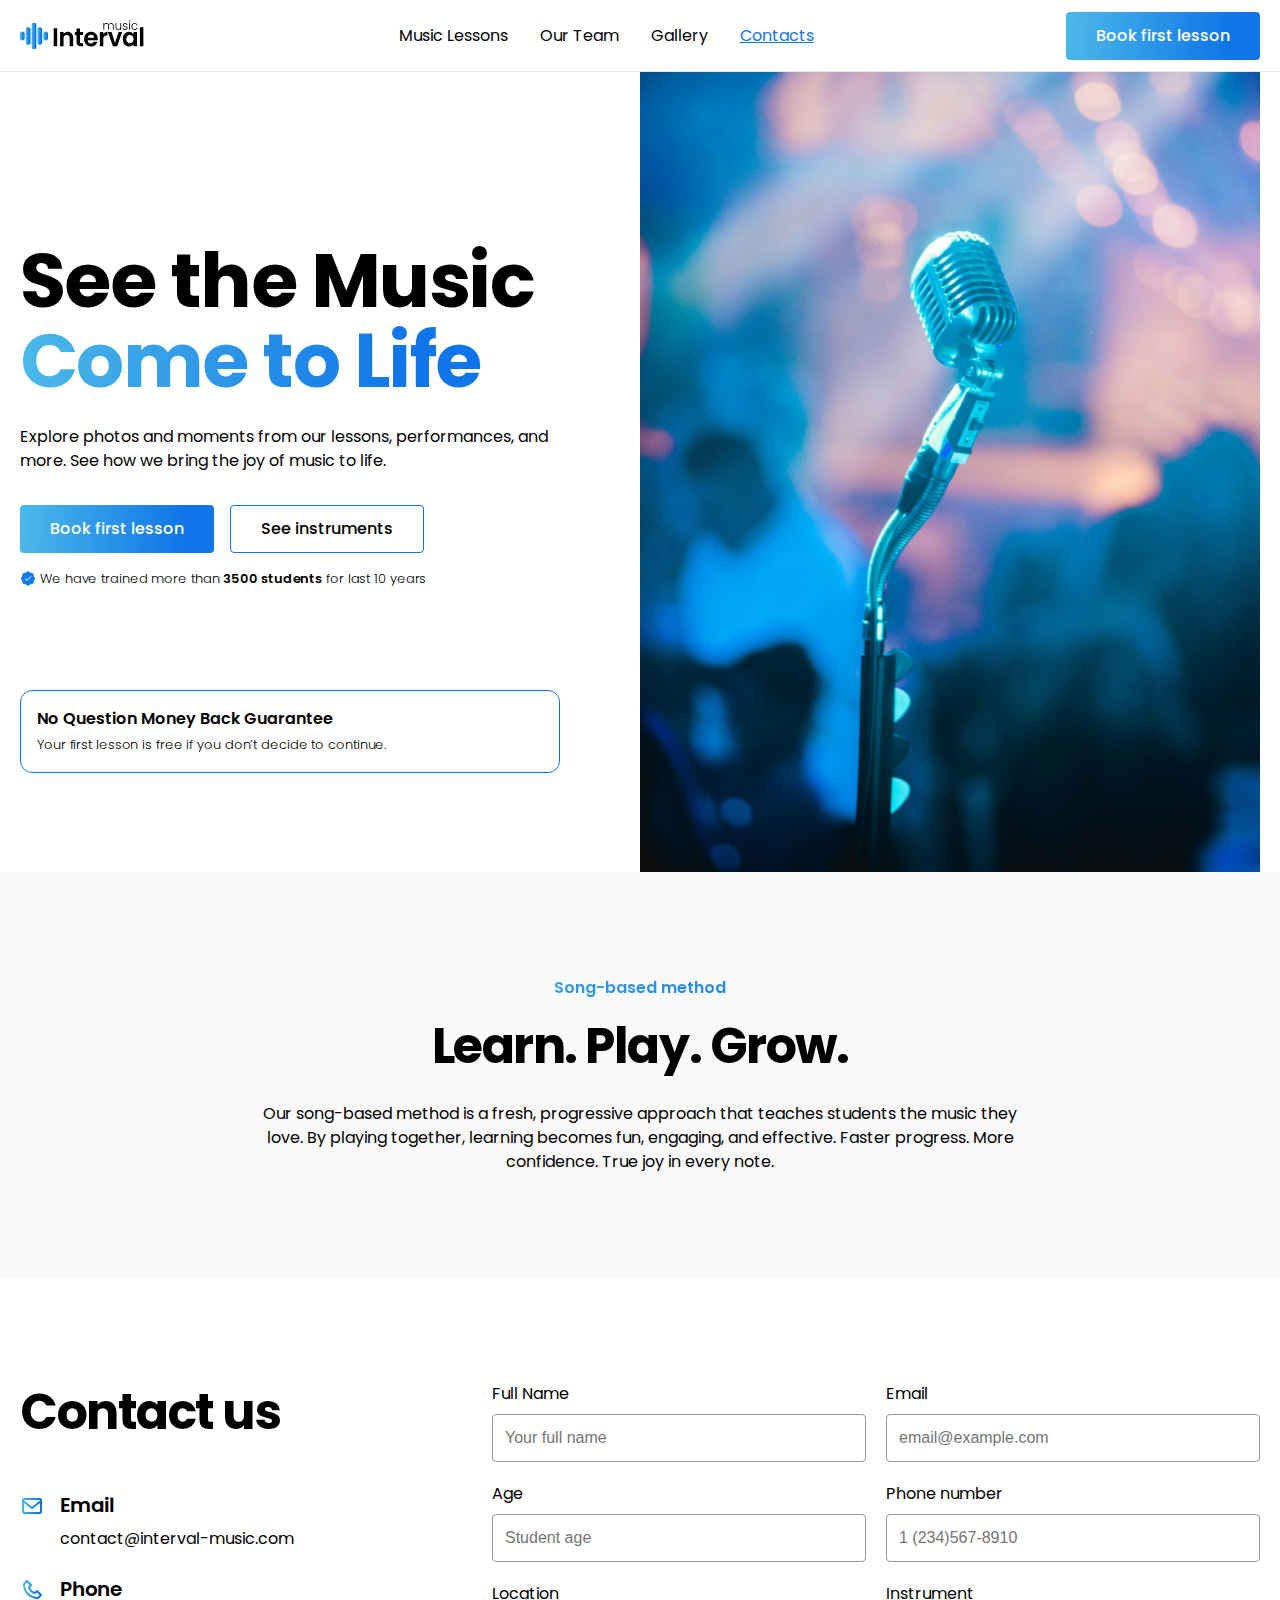
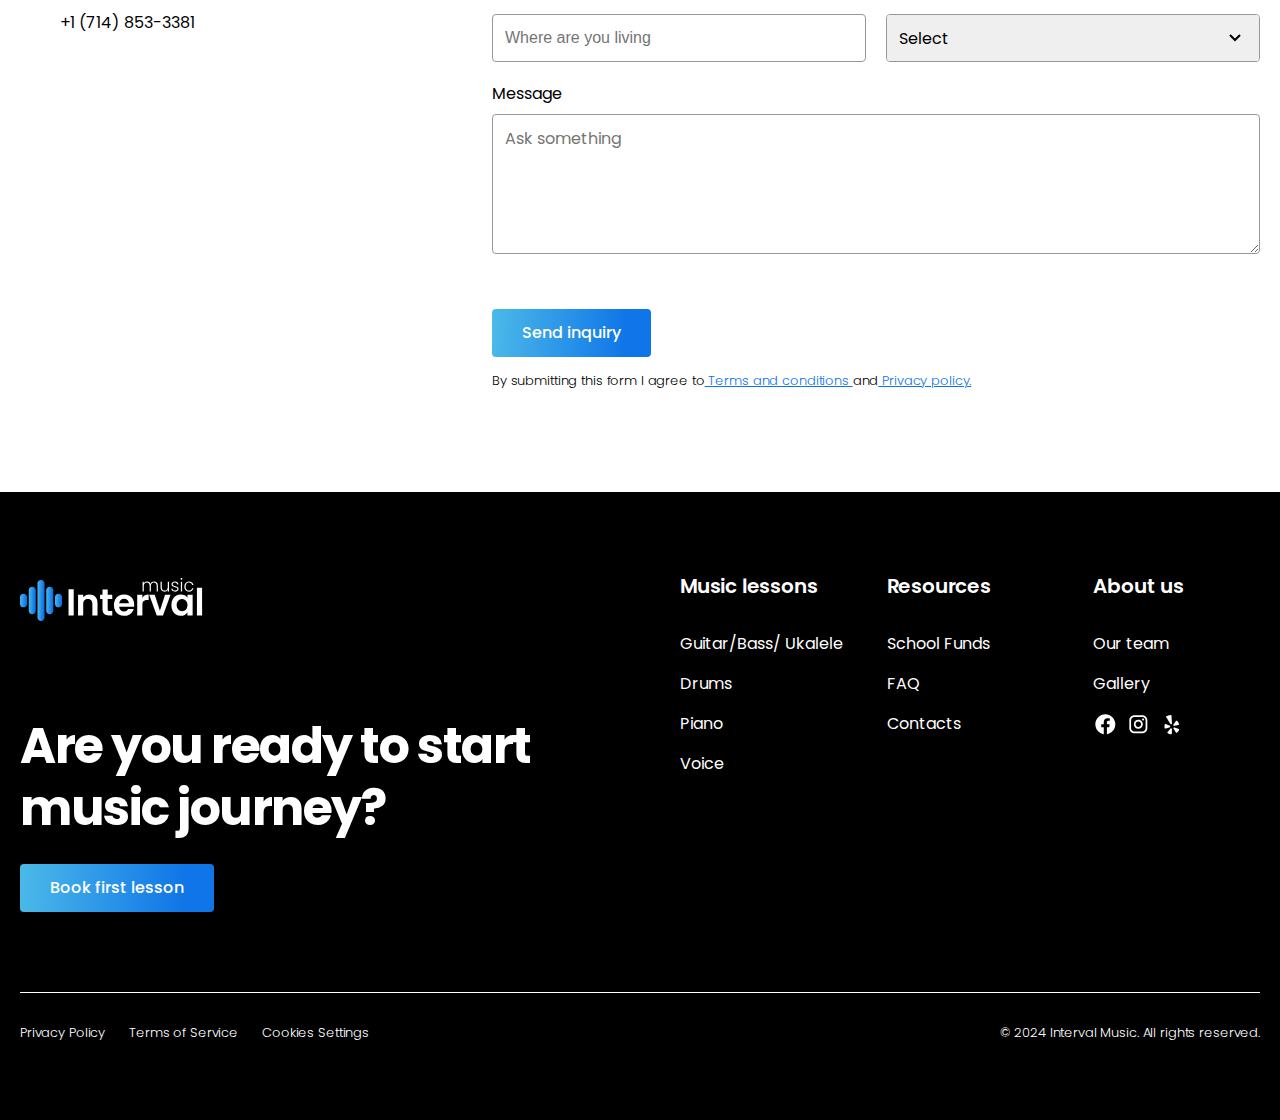
<file: contacts.html>
<!DOCTYPE html>
<html lang="en">

<head>
   <meta charset="UTF-8">
   <meta http-equiv="X-UA-Compatible" content="IE=edge">
   <meta name="viewport" content="width=device-width, initial-scale=1.0">
   <title>Contacts</title>
   <meta name="description" content="....">
   <!-- open graf -->
   <meta property="og:title" content="Contacts">
   <meta property="og:description " content="....">
   <meta property="og:image" content="./img/contacts/contacts-bg.jpg">
   <!-- open graf /-->
   <link rel="preconnect" href="https://fonts.googleapis.com">
   <link rel="preconnect" href="https://fonts.gstatic.com" crossorigin>
   <link href="https://fonts.googleapis.com/css2?family=Poppins:wght@100;300;400;500;600;700&family=Roboto:ital,wght@0,400;1,100&display=swap" rel="stylesheet">
   <link type="image/png" rel="icon" href="./img/header/favicon.png">
   <link rel="stylesheet" href="./css/slick-theme.css">
   <link rel="stylesheet" href="./css/slick.css">
   <link rel="stylesheet" href="./css/jquery.fancybox.min.css">
   <link rel="stylesheet" href="./css/style.css">
</head>

<body>

   <header class="header" id="glav">

      <div class="header__wrap">
         <div class="container">
               <div class="header__block">
                  <div class="header__block-logo">
                     <a class="header__logo" href="./index.html">
                        <img src="./img/logo.svg" alt="logo">
                     </a>
                  </div>
                  <div class="header__block-nav">
                     <ul class="header__menu">
                           <li class="header__menu-item">
                              <a class="header__menu-link" href="./lesson.html">Music Lessons</a>
                           </li>
                           <li class="header__menu-item">
                              <a class="header__menu-link" href="./ourteam.html">Our Team</a>
                           </li>
                           <li class="header__menu-item">
                              <a class="header__menu-link" href="./gallery.html">Gallery</a>
                           </li>
                           <li class="header__menu-item">
                              <a class="header__menu-link header__menu-link--active" href="./contacts.html">Contacts</a>
                           </li>
                     </ul>
                  </div>

                  <div class="header__block-topbtn">
                     <a href="./contacts.html" class="header__top-link btn">Book first lesson</a>
                     <div class="header__block-burger">
                           <div class="burger">
                              <span></span>
                           </div>
                     </div>
                  </div>

               </div>
         </div>
      </div>

      <div class="hero">
         <div class="container">
               <div class="hero__box">
                  <!-- левая часть -->
                  <div class="hero__item hero__item-ttxtt">
                     <h1 class="hero__title-h1">See the Music 
                     <span>Come to Life </span>
                     </h1>
                     <p class="hero__text text">Explore photos and moments from our lessons, performances, and more. See how we bring the joy of music to life.</p>
                     <div class="hero__grup-btn">
                        <a href="./contacts.html" class="hero__btn btn">Book first lesson</a>
                        <a href="./lesson.html" class="hero__btn btn-pas">See instruments</a>
                     </div>
                     <div class="hero__box-labal">
                           <img src="./img/header/check.svg" alt="check">
                           <p class="hero__labal">We have trained more than 
                              <span> 3500 students </span> for last 10 years</p>
                     </div>
                     <div class="hero__botom-box">
                           <h5 class="hero__botombox-txtstrong">No Question Money Back Guarantee</h5>
                           <span class="hero__botombox-txtnorm">Your first lesson is free if you don’t decide to continue.</span>
                     </div>
                  </div>

                  <!-- правая часть -->
                  <div class="hero__item hero__item-imgbl">
                     <div class="hero__item-image">
                           <img src="./img/contacts/contacts-bg.jpg" alt="img">
                     </div>
                  </div>
               </div>
         </div>
      </div>
      <!-- munu mobilka -->
      <div class="mobilka">
         <div class="container">
            <div class="mobilka__block">
               <a class="mobilka__logo" href="./index.html">
                  <img src="./img/logo.svg" alt="logo">
               </a>
            </div>

            <div class="mobilka__box">
               <a class="mobilka__link " href="./lesson.html">
                  <img src="./img/header/menu-1.svg" alt="image">
                  <span class="mobilka__box-item">Music Lessons</span>
               </a>
               <a class="mobilka__link" href="./ourteam.html">
                  <img src="./img/header/menu-2.svg" alt="image">
                  <span class="mobilka__box-item">Our Team</span>
               </a>
               <a class="mobilka__link" href="./gallery.html">
                  <img src="./img/header/menu-3.svg" alt="image">
                  <span class="mobilka__box-item">Gallery</span>
               </a>
               <a class="mobilka__link" href="./contacts.html">
                  <img src="./img/header/menu-4.svg" alt="image">
                  <span class="mobilka__box-item">Contacts</span>
               </a>
               <a class="mobilka__link" href="./index.html#answer">
                  <img src="./img/header/menu-5.svg" alt="image">
                  <span class="mobilka__box-item">FAQ</span>
               </a>
            </div>
            <a class="mobilka__btn btn" href="#">Book first lesson</a>
            <div class="mobilka__box-message">
               <h6 class="mobilka__message-txt">Follow us on</h6>
               <div class="mobilka__box-icon">
                  <a href="https://www.facebook.com/IntervalMusicLessons/?refsrc=deprecated&_rdr" target="_blank"><img src="./img/header/Facebook.svg" alt="Facebook"></a>
                  <a href="https://www.instagram.com/intervalmusiclessons/?igshid=YmMyMTA2M2Y%3D" target="_blank"><img src="./img/header/Instagram.svg" alt="Instagram"></a>
                  <a href="https://www.yelp.com/biz/interval-music-westminster-3" target="_blank"><img src="./img/header/yelp.svg" alt="yelp"></a>
               </div>
            </div>
         </div>
      </div>
      <!-- munu mobilka/ -->
   </header>


   <section class="song oops">
      <div class="container">
         <div class="--globalbox">
            <h3 class="--globalbox__subtitle subtitle">Song-based method</h3>
            <h2 class="--globalbox__title title">Learn. Play. Grow.</h2>
            <p class="--globalbox__text text">Our song-based method is a fresh, progressive approach that teaches students the music they love. By playing together, learning becomes fun, engaging, and effective. Faster progress. More confidence. True joy in every note.</p>
         </div>
      </div>
   </section>

   <section class="contacts oops">
      <div class="container">
         <div class="contacts__bl">
            <div class="contacts__info">
               <h2 class="contacts__info-title title">Contact us</h2>
               <p class="contacts__text text">Our school fund programs are designed to enhance the learning experience for students by providing access to quality music education.</p>
               <div class="contacts__info-vrap">
                  <div class="contacts__info-svaz">
                     <img src="./img/contacts/mail.svg" alt="mail">
                     <div class="contacts__info-subbox">
                        <h3 class="contacts__info-subtitle">Email</h3>
                        <p class="contacts__info-text text">contact@interval-music.com</p>
                     </div>
                  </div>
                  <div class="contacts__info-svaz">
                     <img src="./img/contacts/phone.svg" alt="phone">
                     <div class="contacts__info-subbox">
                        <h3 class="contacts__info-subtitle">Phone</h3>
                        <p class="contacts__info-text text">+1 (714) 853-3381</p>
                     </div>
                  </div>
               </div>
            </div>
            <form class="contacts__form">
               <div class="contacts__box-inputs">
                  <div class="contacts__box-item">
                     <label class="contacts__label">Full Name</label>
                     <input class="contacts__input" type="text" placeholder="Your full name">
                  </div>
                  <div class="contacts__box-item">
                     <label class="contacts__label">Email</label>
                     <input class="contacts__input" type="text" placeholder="email@example.com">
                  </div>
                  <div class="contacts__box-item">
                     <label class="contacts__label">Age</label>
                     <input class="contacts__input" type="text" placeholder="Student age">
                  </div>
                  <div class="contacts__box-item">
                     <label class="contacts__label">Phone number</label>
                     <input class="contacts__input" type="text" placeholder="1 (234)567-8910">
                  </div>
                  <div class="contacts__box-item">
                     <label class="contacts__label">Location</label>
                     <input class="contacts__input" type="text" placeholder="Where are you living">
                  </div>
                  <div class="contacts__box-item">
                     <label class="contacts__label">Instrument</label>
                     <div class="contacts__select-vrap">
                        <select class="contacts__select" name="contacts">
                           <option value="1">Select</option>
                           <option value="2">Select2</option>
                        </select>
                     </div>

                  </div>
                  <div class="contacts__box-item contacts__box-textarea">
                     <label class="contacts__label">Message</label>
                     <textarea class="contacts__textarea" placeholder="Ask something"></textarea>
                  </div>
               </div>
               <div class="contacts__bl-btn">
                  <a href="#" class="contacts__btn btn">Send inquiry</a>
                  <span class="contacts__txt">By submitting this form I agree to<a href="#"> Terms and conditions </a>and<a href="#"> Privacy policy.</a></span>
               </div>
            </form>
         </div>


      </div>
   </section>

   <footer class="footer">
      <div class="container">
         <div class="footer__box">
            <div class="footer__box-item footer__box-in">
               <a class="footer__block-logo" href="./index.html">
                  <img src="./img/footer/logo.svg" alt="logo">
               </a>
               <div class="footer__block-titlebtn">
                  <h2 class="footer__title title">Are you ready to start music journey?</h2>
                  <a href="./contacts.html" class="footer__btn btn">Book first lesson</a>
               </div>
            </div>

            <div class="footer__box-item footer__box-menu">
               <div class="footer__item-menu">
                  <h3 class="footer__subtitle">Music lessons</h3>
                  <ul class="footer__list">
                     <li class="footer__list-li">
                        <a href="./lesson.html#harmony__guitar" class="footer__list-link">Guitar/Bass/ Ukalele</a>
                     </li>
                     <li class="footer__list-li">
                        <a href="./lesson.html#harmony__drums" class="footer__list-link">Drums</a>
                     </li>
                     <li class="footer__list-li">
                        <a href="./lesson.html#harmony__piano" class="footer__list-link">Piano</a>
                     </li>
                     <li class="footer__list-li">
                        <a href="./lesson.html#harmony__voice" class="footer__list-link">Voice</a>
                     </li>
                  </ul>
               </div>
               <div class="footer__item-menu">
                  <h3 class="footer__subtitle">Resources</h3>
                  <ul class="footer__list">
                     <li class="footer__list-li">
                        <a href="./index.html#covers" class="footer__list-link">School Funds</a>
                     </li>
                     <li class="footer__list-li">
                        <a href="./index.html#answer" class="footer__list-link">FAQ</a>
                     </li>
                     <li class="footer__list-li">
                        <a href="./contacts.html" class="footer__list-link">Contacts</a>
                     </li>
                  </ul>
               </div>
               <div class="footer__item-menu">
                  <h3 class="footer__subtitle">About us</h3>
                  <ul class="footer__list">
                     <li class="footer__list-li">
                        <a href="./ourteam.html" class="footer__list-link">Our team</a>
                     </li>
                     <li class="footer__list-li">
                        <a href="./gallery.html" class="footer__list-link">Gallery</a>
                     </li>
                  </ul>
                  <div class="footer__icon-grup">
                     <a href="https://www.facebook.com/IntervalMusicLessons/?refsrc=deprecated&_rdr" class="footer__icon"><img src="./img/footer/Facebook.svg" alt="facebook"></a>
                     <a href="https://www.instagram.com/intervalmusiclessons/?igshid=YmMyMTA2M2Y%3D" class="footer__icon"><img src="./img/footer/Instagram.svg" alt="instagram"></a>
                     <a href="https://www.yelp.com/biz/interval-music-westminster-3" class="footer__icon"><img src="./img/footer/yelp.svg" alt="yelp"></a>
                  </div>
               </div>
            </div>
         </div>
         <div class="footer__bottom-bl">
            <div class="footer__bottom-unintext">
               <a href="#" class="footer__bottom-link">Privacy Policy</a>
               <a href="#" class="footer__bottom-link">Terms of Service</a>
               <a href="#" class="footer__bottom-link">Cookies Settings</a>
            </div>
            <h6 class="footer__bottom-copi">© 2024 Interval Music. All rights reserved.</h6>
         </div>
      </div>
   </footer>

   <script src="https://ajax.googleapis.com/ajax/libs/jquery/3.5.1/jquery.min.js"></script>
   <script src="./js/slick.js"></script>
   <script src="./js/jquery.fancybox.min.js"></script>
   <script src="./js/main.js"></script>
</body>

</html>
</file>
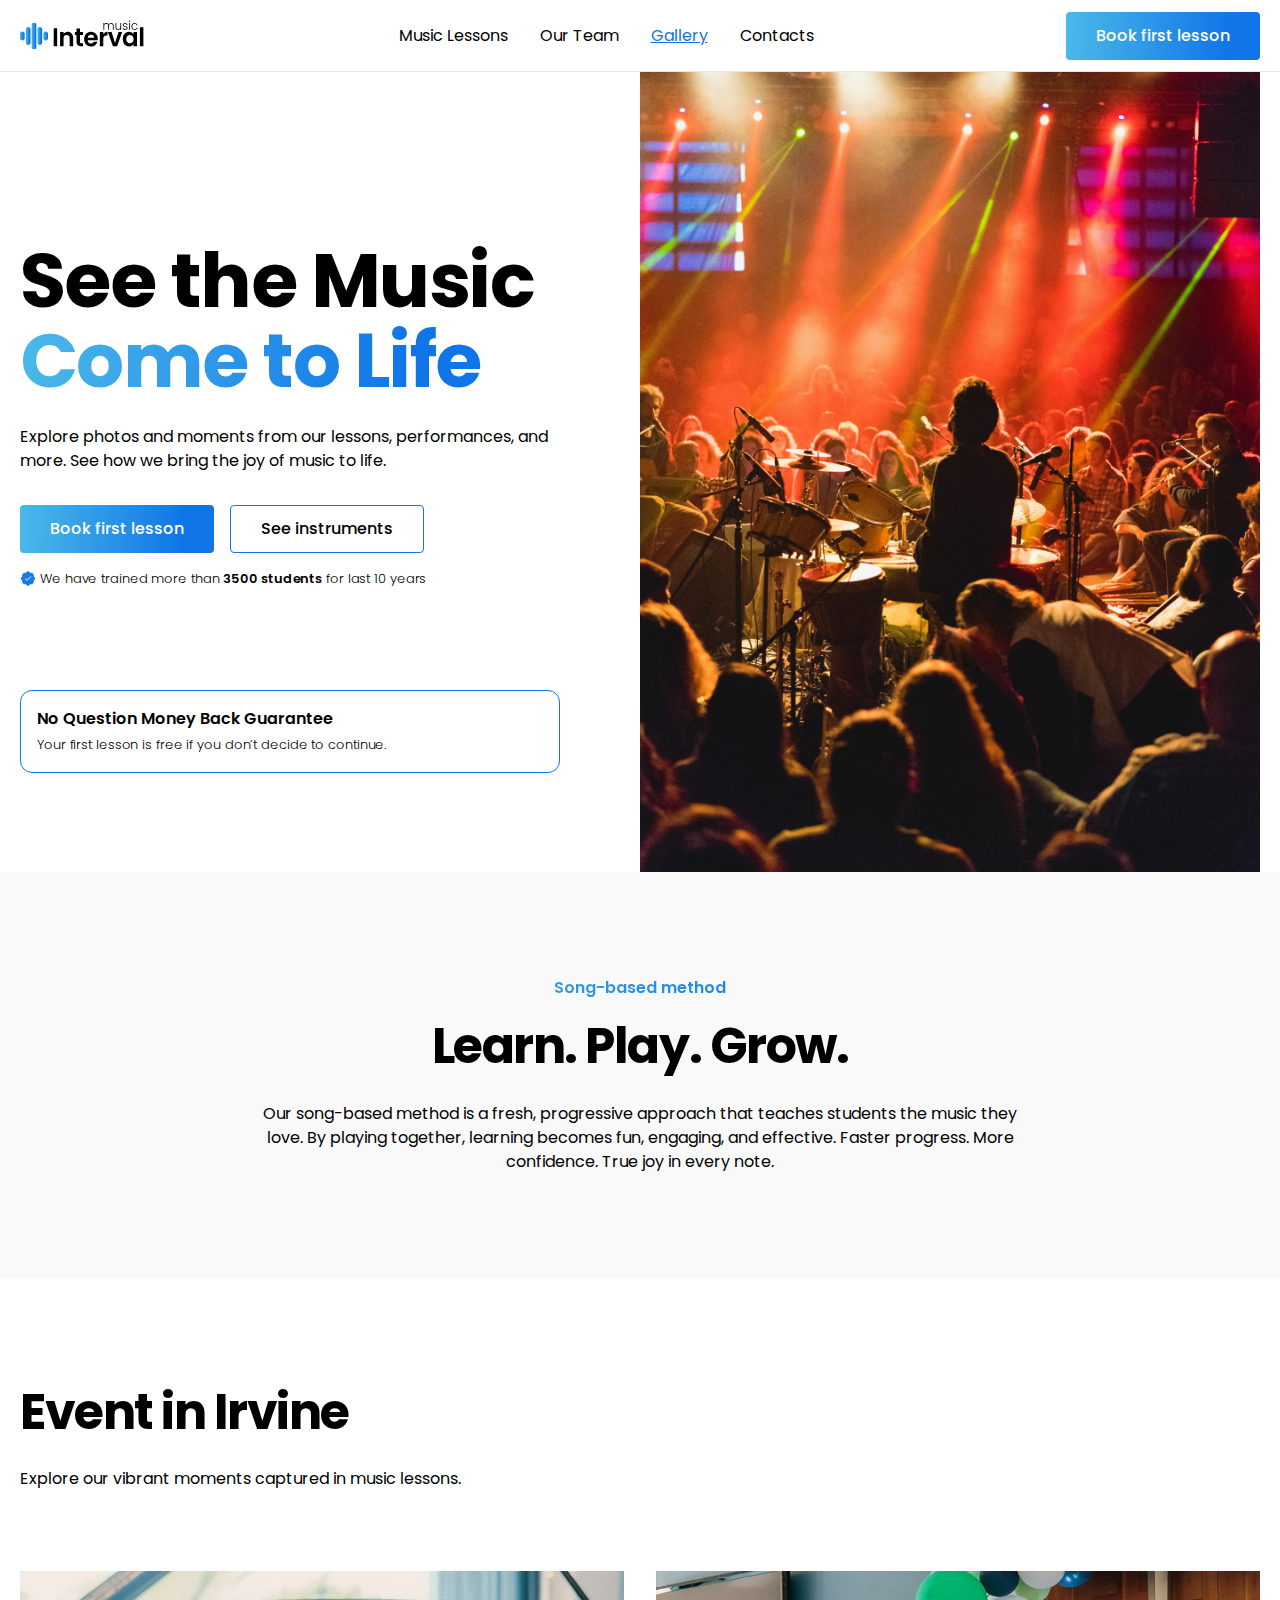
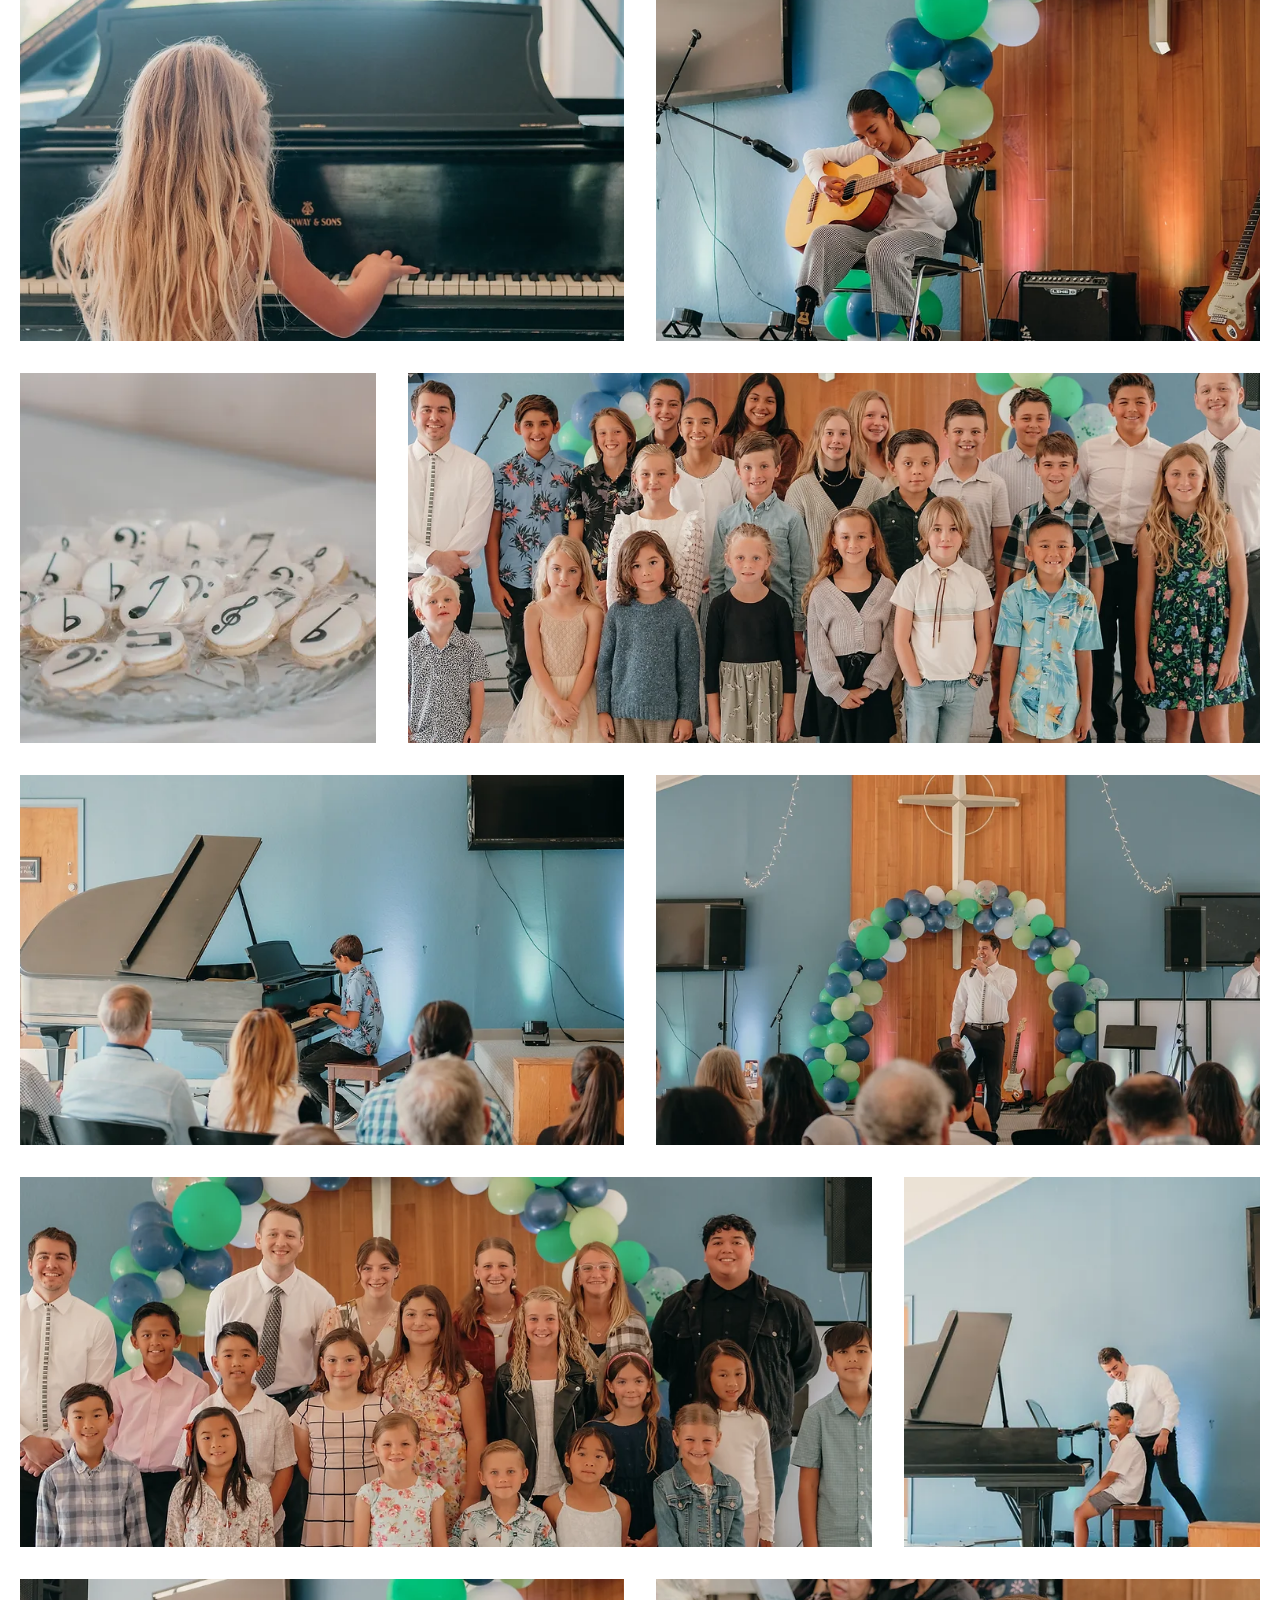
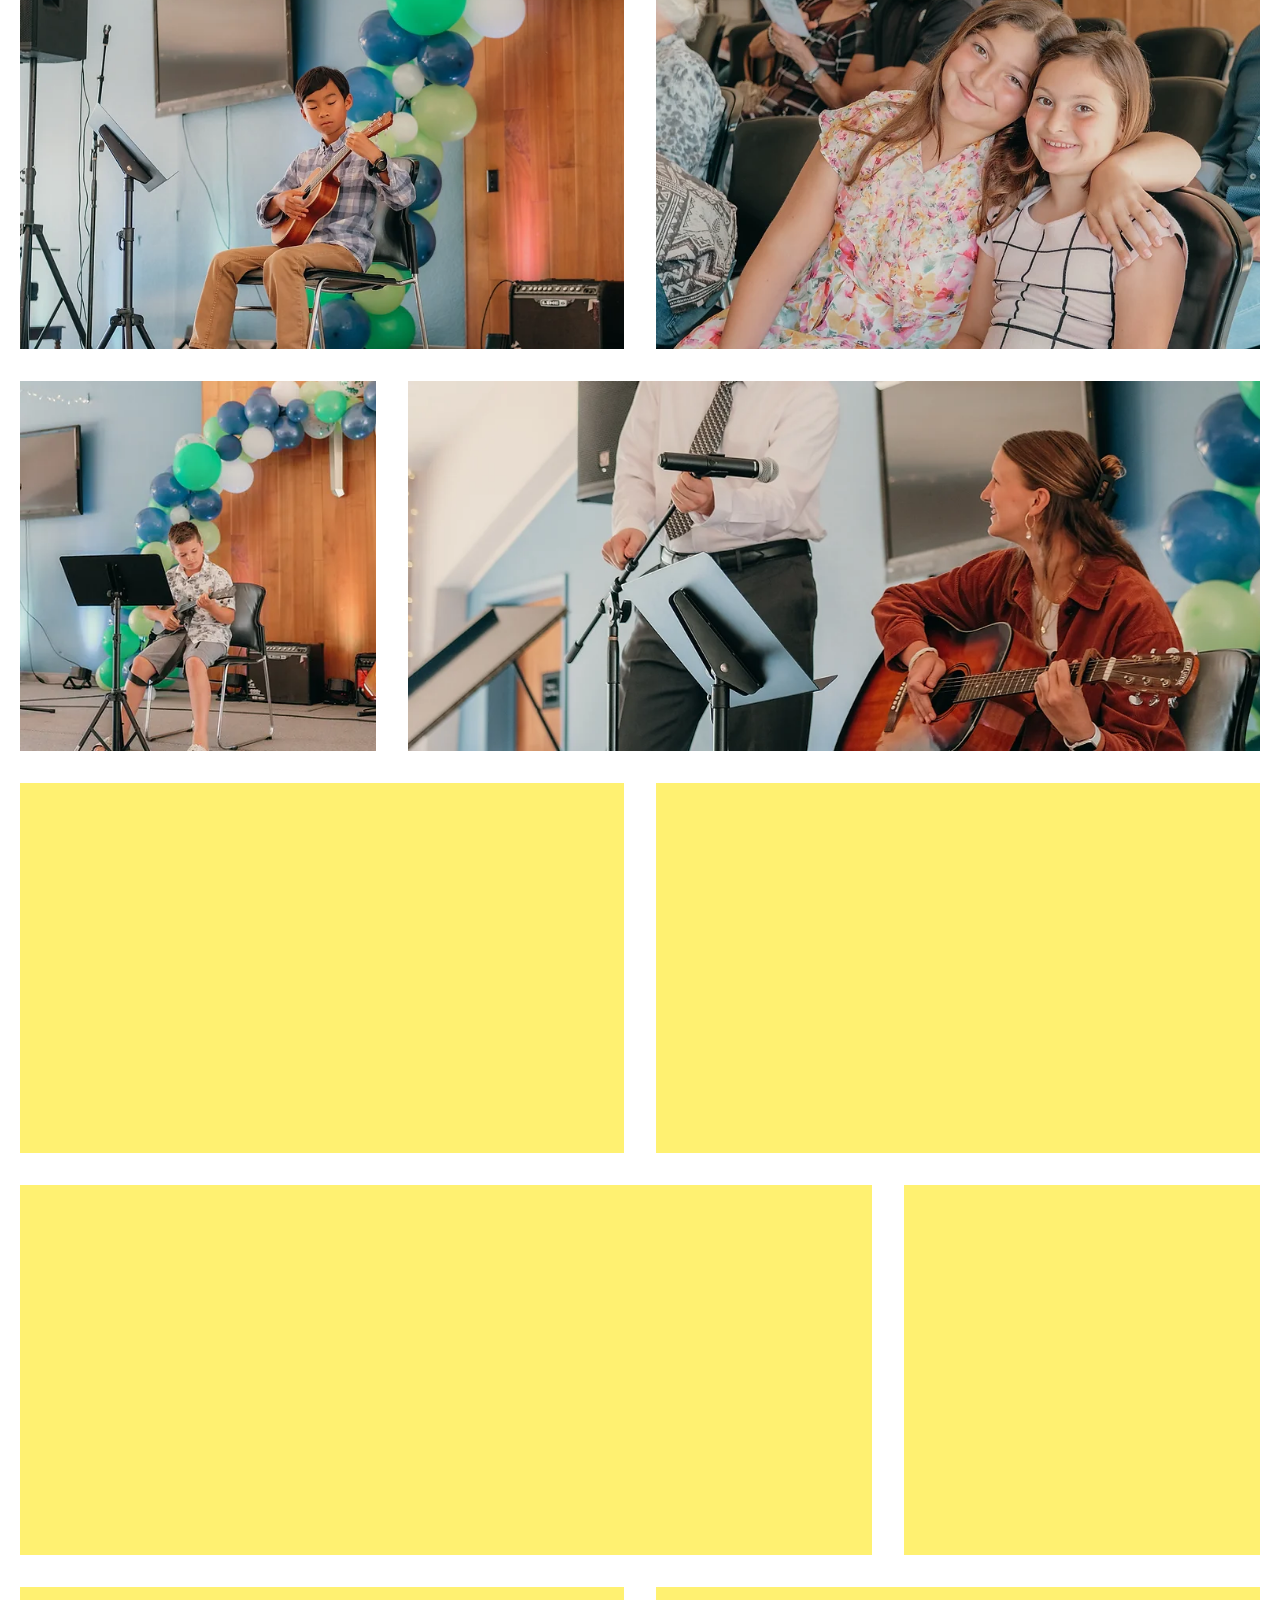
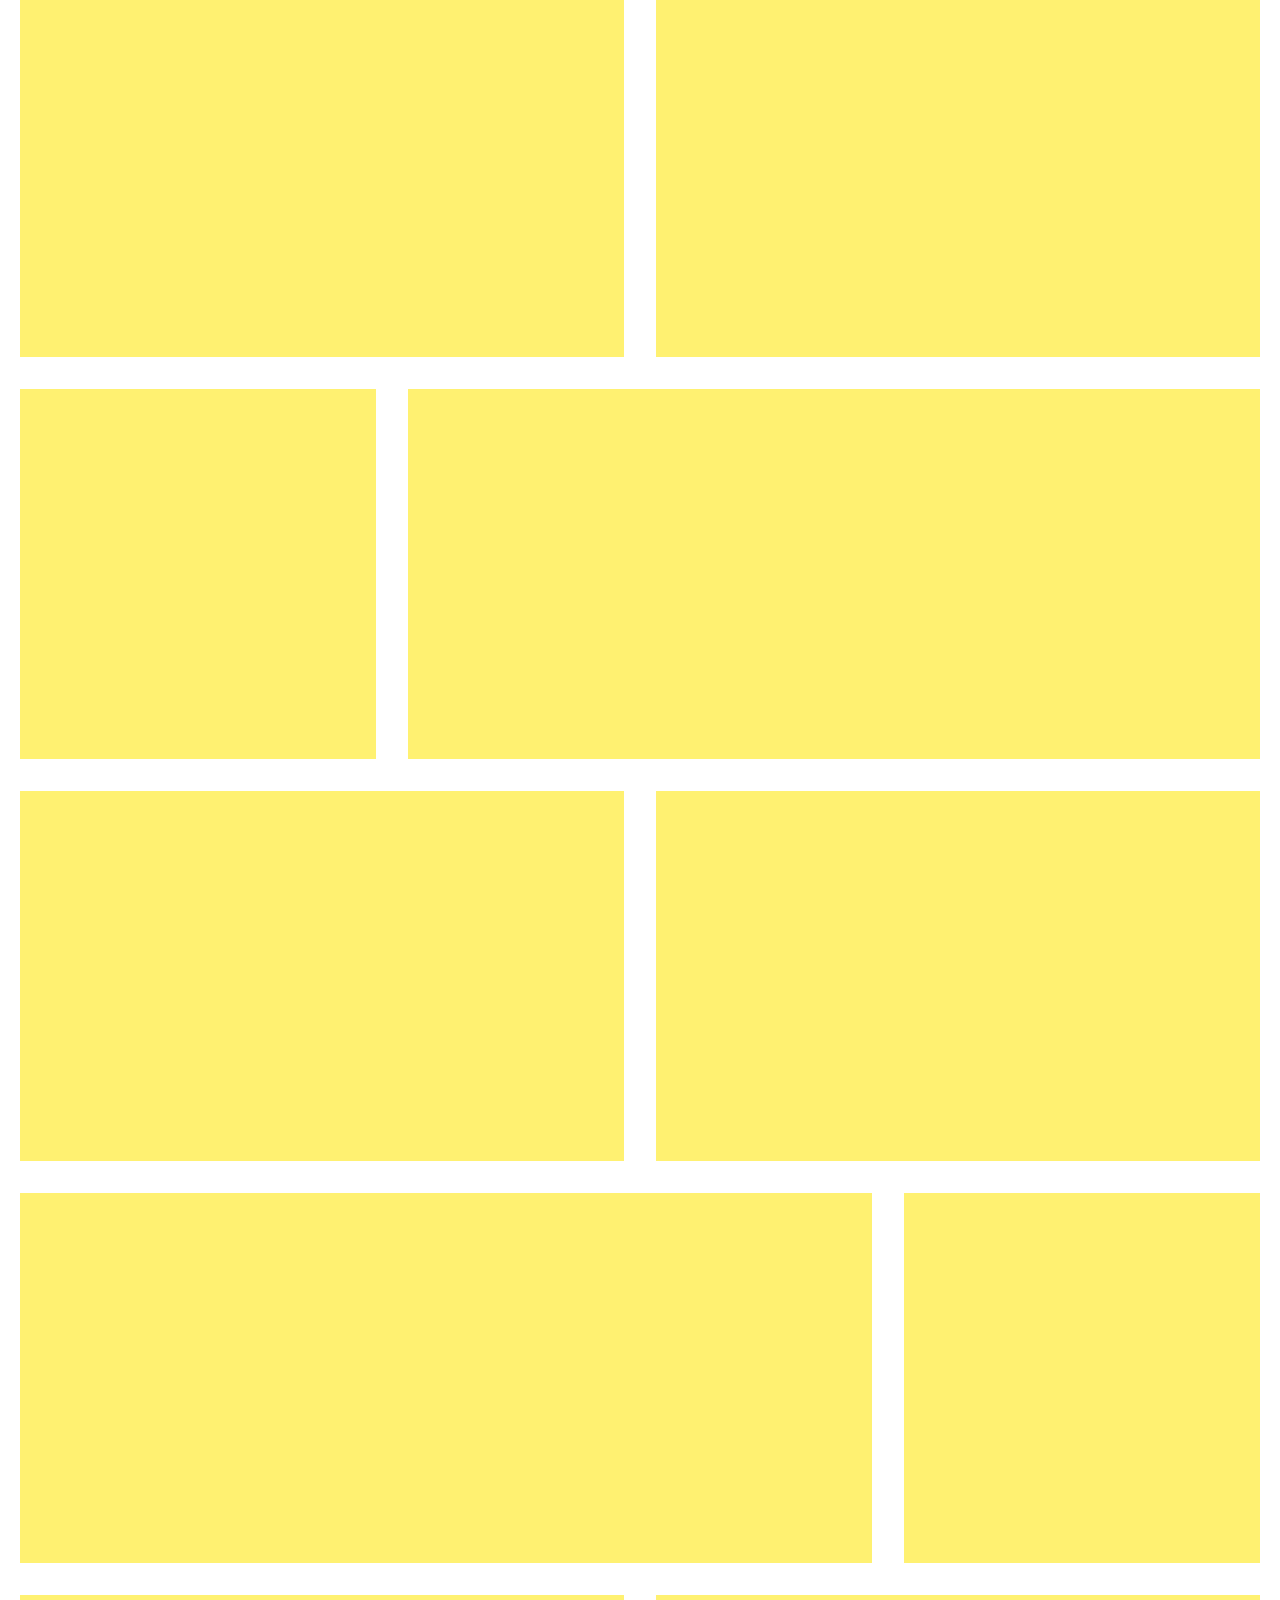
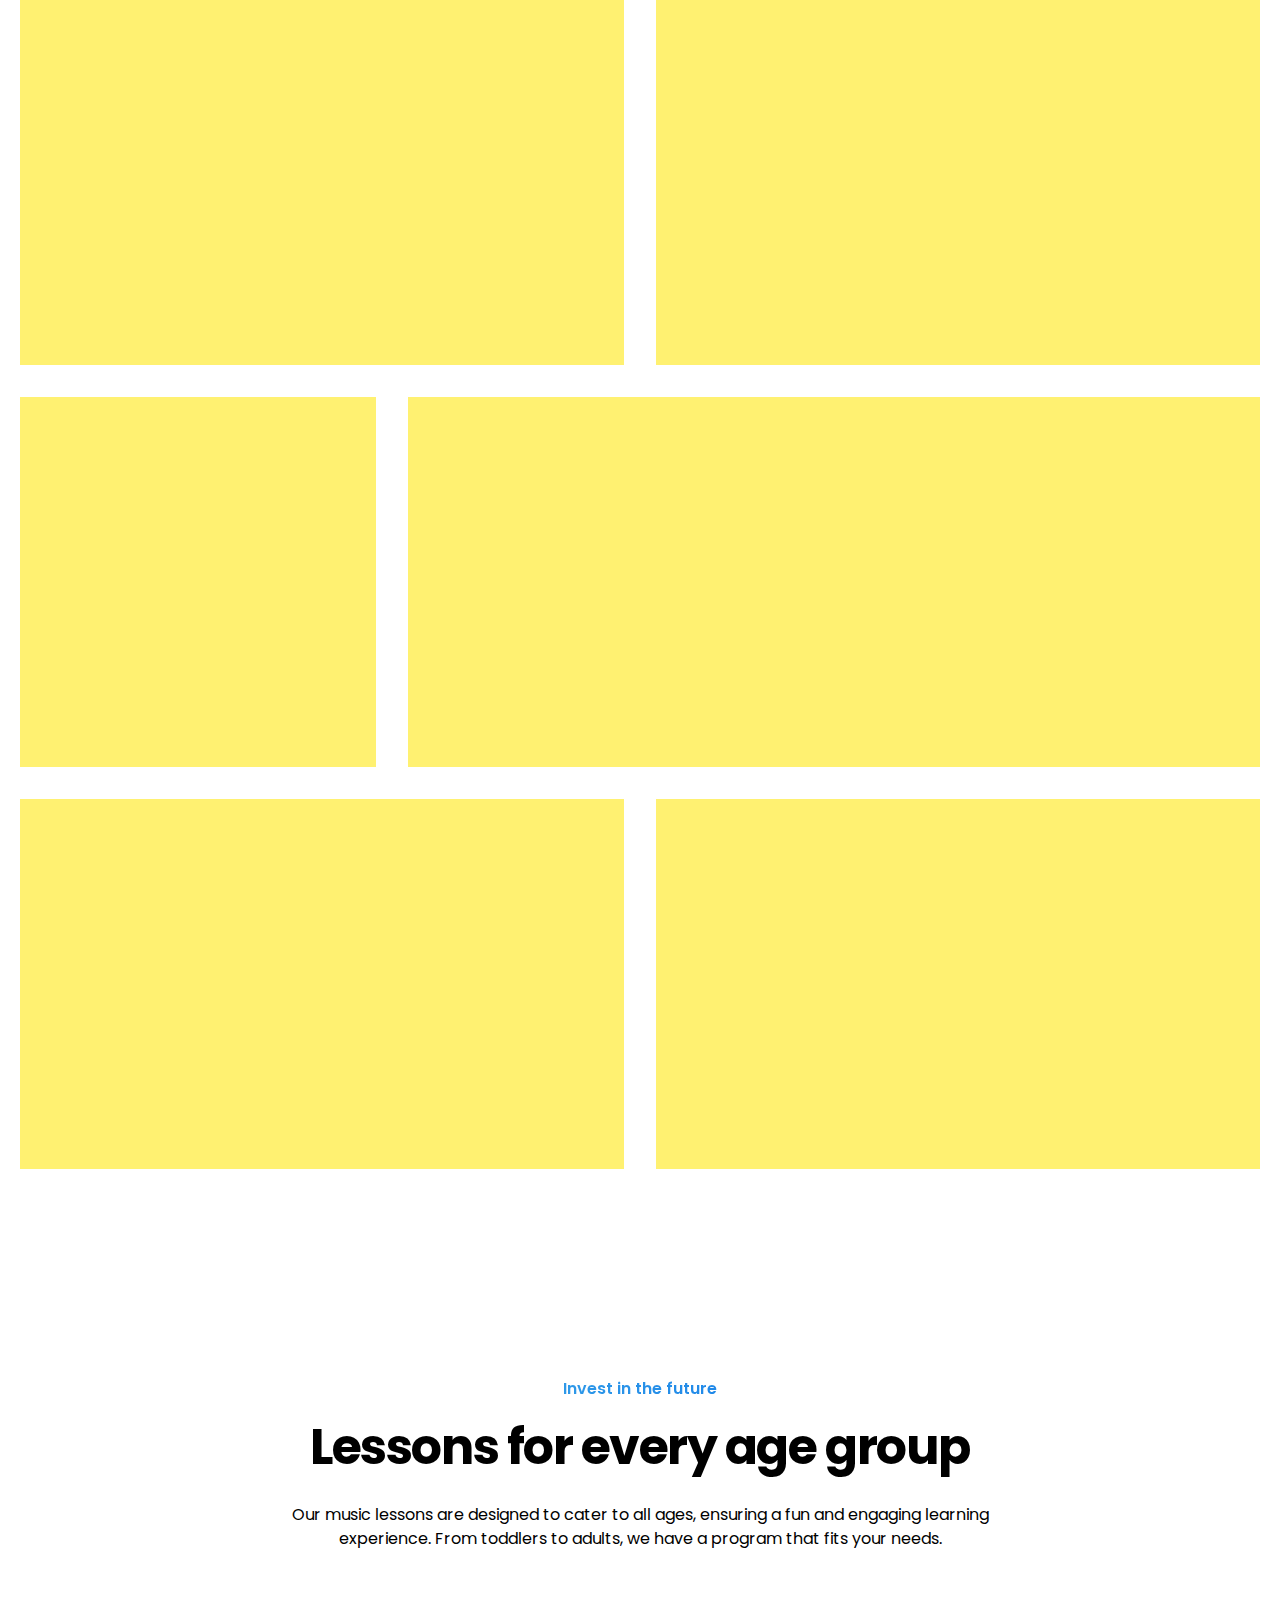
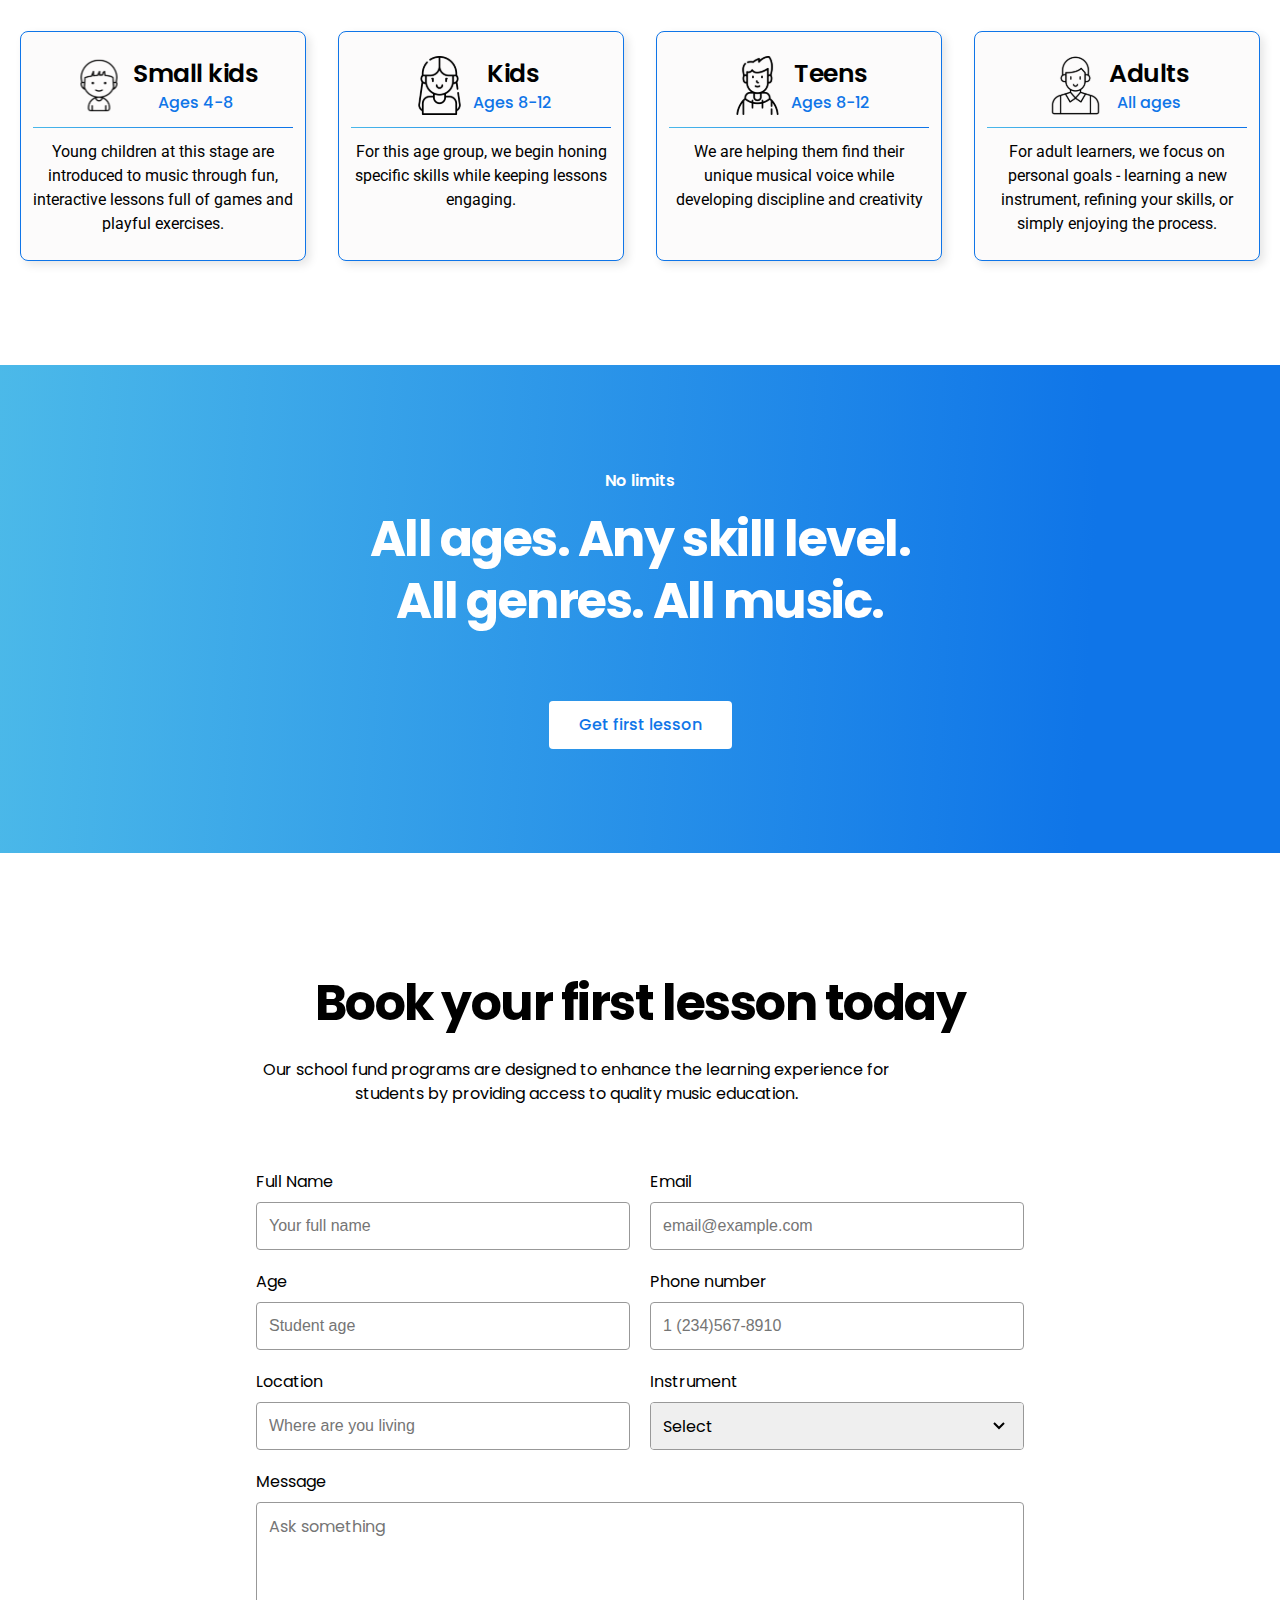
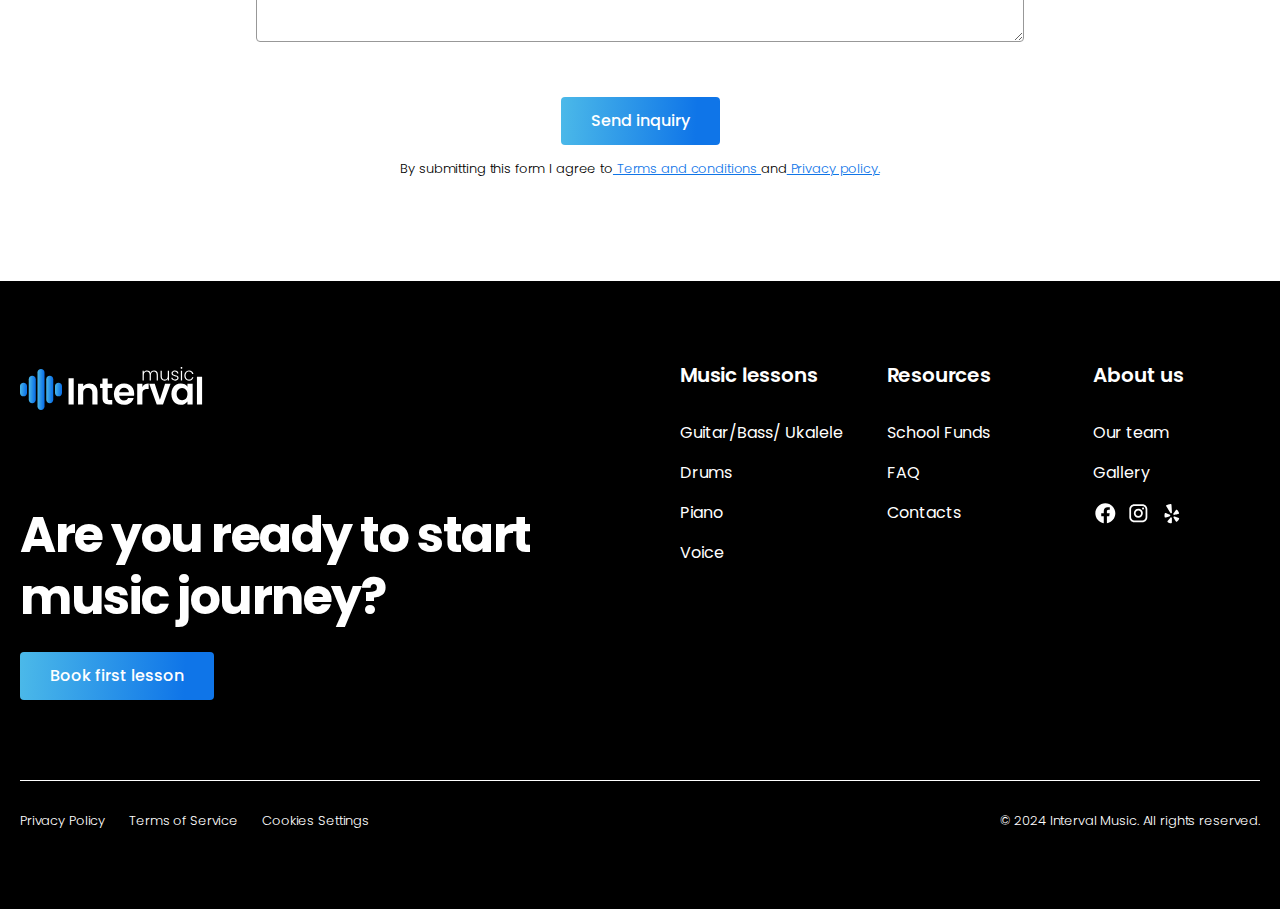
<file: event-1.html>
<!DOCTYPE html>
<html lang="en">

<head>
   <meta charset="UTF-8">
   <meta http-equiv="X-UA-Compatible" content="IE=edge">
   <meta name="viewport" content="width=device-width, initial-scale=1.0">
   <title>event-1</title>
   <meta name="description" content="....">
   <!-- open graf -->
   <meta property="og:title" content="event-1">
   <meta property="og:description " content="....">
   <meta property="og:image" content="./img/header/header-img.jpg">
   <!-- open graf /-->
   <link rel="preconnect" href="https://fonts.googleapis.com">
   <link rel="preconnect" href="https://fonts.gstatic.com" crossorigin>
   <link href="https://fonts.googleapis.com/css2?family=Poppins:wght@100;300;400;500;600;700&family=Roboto:ital,wght@0,400;1,100&display=swap" rel="stylesheet">
   <link type="image/png" rel="icon" href="./img/header/favicon.png">
   <link rel="stylesheet" href="./css/slick-theme.css">
   <link rel="stylesheet" href="./css/slick.css">
   <link rel="stylesheet" href="./css/jquery.fancybox.min.css">
   <link rel="stylesheet" href="./css/style.css">
</head>

<body>

   <header class="header" id="glav">

      <div class="header__wrap">
         <div class="container">
               <div class="header__block">
                  <div class="header__block-logo">
                     <a class="header__logo" href="./index.html">
                        <img src="./img/logo.svg" alt="logo">
                     </a>
                  </div>
                  <div class="header__block-nav">
                     <ul class="header__menu">
                           <li class="header__menu-item">
                              <a class="header__menu-link" href="./lesson.html">Music Lessons</a>
                           </li>
                           <li class="header__menu-item">
                              <a class="header__menu-link" href="./ourteam.html">Our Team</a>
                           </li>
                           <li class="header__menu-item">
                              <a class="header__menu-link header__menu-link--active" href="./gallery.html">Gallery</a>
                           </li>
                           <li class="header__menu-item">
                              <a class="header__menu-link" href="./contacts.html">Contacts</a>
                           </li>
                     </ul>
                  </div>

                  <div class="header__block-topbtn">
                     <a href="./contacts.html" class="header__top-link btn">Book first lesson</a>
                     <div class="header__block-burger">
                           <div class="burger">
                              <span></span>
                           </div>
                     </div>
                  </div>

               </div>
         </div>
      </div>

      <div class="hero">
         <div class="container">
               <div class="hero__box">
                  <!-- левая часть -->
                  <div class="hero__item hero__item-ttxtt">
                     <h1 class="hero__title-h1">See the Music 
                     <span>Come to Life </span>
                     </h1>
                     <p class="hero__text text">Explore photos and moments from our lessons, performances, and more. See how we bring the joy of music to life.</p>
                     <div class="hero__grup-btn">
                        <a href="./contacts.html" class="hero__btn btn">Book first lesson</a>
                        <a href="./lesson.html" class="hero__btn btn-pas">See instruments</a>
                     </div>
                     <div class="hero__box-labal">
                           <img src="./img/header/check.svg" alt="check">
                           <p class="hero__labal">We have trained more than 
                              <span> 3500 students </span> for last 10 years</p>
                     </div>
                     <div class="hero__botom-box">
                           <h5 class="hero__botombox-txtstrong">No Question Money Back Guarantee</h5>
                           <span class="hero__botombox-txtnorm">Your first lesson is free if you don’t decide to continue.</span>
                     </div>
                  </div>

                  <!-- правая часть -->
                  <div class="hero__item hero__item-imgbl">
                     <div class="hero__item-image">
                           <img src="./img/header/header-img.jpg" alt="img">
                     </div>
                  </div>
               </div>
         </div>
      </div>
      <!-- munu mobilka -->
      <div class="mobilka">
         <div class="container">
            <div class="mobilka__block">
               <a class="mobilka__logo" href="./index.html">
                  <img src="./img/logo.svg" alt="logo">
               </a>
            </div>

            <div class="mobilka__box">
               <a class="mobilka__link " href="./lesson.html">
                  <img src="./img/header/menu-1.svg" alt="image">
                  <span class="mobilka__box-item">Music Lessons</span>
               </a>
               <a class="mobilka__link" href="./ourteam.html">
                  <img src="./img/header/menu-2.svg" alt="image">
                  <span class="mobilka__box-item">Our Team</span>
               </a>
               <a class="mobilka__link" href="./gallery.html">
                  <img src="./img/header/menu-3.svg" alt="image">
                  <span class="mobilka__box-item">Gallery</span>
               </a>
               <a class="mobilka__link" href="./contacts.html">
                  <img src="./img/header/menu-4.svg" alt="image">
                  <span class="mobilka__box-item">Contacts</span>
               </a>
               <a class="mobilka__link" href="./index.html#answer">
                  <img src="./img/header/menu-5.svg" alt="image">
                  <span class="mobilka__box-item">FAQ</span>
               </a>
            </div>
            <a class="mobilka__btn btn" href="#">Book first lesson</a>
            <div class="mobilka__box-message">
               <h6 class="mobilka__message-txt">Follow us on</h6>
               <div class="mobilka__box-icon">
                  <a href="https://www.facebook.com/IntervalMusicLessons/?refsrc=deprecated&_rdr" target="_blank"><img src="./img/header/Facebook.svg" alt="Facebook"></a>
                  <a href="https://www.instagram.com/intervalmusiclessons/?igshid=YmMyMTA2M2Y%3D" target="_blank"><img src="./img/header/Instagram.svg" alt="Instagram"></a>
                  <a href="https://www.yelp.com/biz/interval-music-westminster-3" target="_blank"><img src="./img/header/yelp.svg" alt="yelp"></a>
               </div>
            </div>
         </div>
      </div>
      <!-- munu mobilka/ -->
   </header>


   <section class="song oops">
      <div class="container">
         <div class="--globalbox">
            <h3 class="--globalbox__subtitle subtitle">Song-based method</h3>
            <h2 class="--globalbox__title title">Learn. Play. Grow.</h2>
            <p class="--globalbox__text text">Our song-based method is a fresh, progressive approach that teaches students the music they love. By playing together, learning becomes fun, engaging, and effective. Faster progress. More confidence. True joy in every note.</p>
         </div>
      </div>
   </section>

   <section class="event oops">
      <div class="container">
         <div class="event__block-txt">
            <h2 class="event__title title">Event in Irvine</h2>
            <p class="event__text text">Explore our vibrant moments captured in music lessons.</p>
         </div>
         <div class="event__box">
            <div class="event__box-item">
               <img loading="lazy" src="./img/event-1/event-1-1.webp" alt="img">
            </div>
            <div class="event__box-item">
               <img loading="lazy" src="./img/event-1/event-1-2.webp" alt="img">
            </div>
            <div class="event__box-item">
               <img loading="lazy" src="./img/event-1/event-1-3.webp" alt="img">
            </div>
            <div class="event__box-item">
               <img loading="lazy" src="./img/event-1/event-1-4.webp" alt="img">
            </div>
            <div class="event__box-item">
               <img loading="lazy" src="./img/event-1/event-1-5.webp" alt="img">
            </div>
            <div class="event__box-item">
               <img loading="lazy" src="./img/event-1/event-1-6.webp" alt="img">
            </div>
            <div class="event__box-item">
               <img loading="lazy" src="./img/event-1/event-1-7.webp" alt="img">
            </div>
            <div class="event__box-item">
               <img loading="lazy" src="./img/event-1/event-1-8.webp" alt="img">
            </div>
            <div class="event__box-item">
               <img loading="lazy" src="./img/event-1/event-1-9.webp" alt="img">
            </div>
            <div class="event__box-item">
               <img loading="lazy" src="./img/event-1/event-1-10.webp" alt="img">
            </div>
            <div class="event__box-item">
               <img loading="lazy" src="./img/event-1/event-1-11.webp" alt="img">
            </div>
            <div class="event__box-item">
               <img loading="lazy" src="./img/event-1/event-1-12.webp" alt="img">
            </div>
            <div class="event__box-item">
               <img loading="lazy" src="./img/event-1/event-1-13.webp" alt="img">
            </div>
            <div class="event__box-item">
               <img loading="lazy" src="./img/event-1/event-1-14.webp" alt="img">
            </div>
            <div class="event__box-item">
               <img loading="lazy" src="./img/event-1/event-1-15.webp" alt="img">
            </div>
            <div class="event__box-item">
               <img loading="lazy" src="./img/event-1/event-1-16.webp" alt="img">
            </div>
            <div class="event__box-item">
               <img loading="lazy" src="./img/event-1/event-1-17.webp" alt="img">
            </div>
            <div class="event__box-item">
               <img loading="lazy" src="./img/event-1/event-1-18.webp" alt="img">
            </div>
            <div class="event__box-item">
               <img loading="lazy" src="./img/event-1/event-1-19.webp" alt="img">
            </div>
            <div class="event__box-item">
               <img loading="lazy" src="./img/event-1/event-1-20.webp" alt="img">
            </div>
            <div class="event__box-item">
               <img loading="lazy" src="./img/event-1/event-1-21.webp" alt="img">
            </div>
            <div class="event__box-item">
               <img loading="lazy" src="./img/event-1/event-1-22.webp" alt="img">
            </div>
            <div class="event__box-item">
               <img loading="lazy" src="./img/event-1/event-1-23.webp" alt="img">
            </div>
            <div class="event__box-item">
               <img loading="lazy" src="./img/event-1/event-1-24.webp" alt="img">
            </div>
            <div class="event__box-item">
               <img loading="lazy" src="./img/event-1/event-1-25.webp" alt="img">
            </div>
            <div class="event__box-item">
               <img loading="lazy" src="./img/event-1/event-1-26.webp" alt="img">
            </div>
            <div class="event__box-item">
               <img loading="lazy" src="./img/event-1/event-1-27.webp" alt="img">
            </div>
            <div class="event__box-item">
               <img loading="lazy" src="./img/event-1/event-1-28.webp" alt="img">
            </div>
            <div class="event__box-item">
               <img loading="lazy" src="./img/event-1/event-1-29.webp" alt="img">
            </div>
            <div class="event__box-item">
               <img loading="lazy" src="./img/event-1/event-1-30.webp" alt="img">
            </div>
         </div>
      </div>
   </section>


   <section class="invest oops">
      <div class="container">
         <div class="--globalbox">
            <h3 class="--globalbox__subtitle subtitle">Invest in the future</h3>
            <h2 class="--globalbox__title title">Lessons for every age group</h2>
            <p class="--globalbox__text text">Our music lessons are designed to cater to all ages, ensuring a fun and engaging learning experience. From toddlers to adults, we have a program that fits your needs.</p>
         </div>
               <!-- block cartochek -->
         <div class="invest__box">
            <div class="invest__box-cart">
               <div class="invest__cart-top">
                  <img src="./img/invest/1.svg" alt="img">
                  <div class="invest__cart-grup">
                     <h4 class="invest__cart-title">Small kids</h4>
                     <h5 class="invest__cart-subtitle">Ages 4-8</h5>
                  </div>
               </div>
               <p class="invest__cart-txt">Young children at this stage are introduced to music through fun, interactive lessons full of games and playful exercises.</p>
            </div>
            <div class="invest__box-cart">
               <div class="invest__cart-top">
                  <img src="./img/invest/2.svg" alt="img">
                  <div class="invest__cart-grup">
                     <h4 class="invest__cart-title">Kids</h4>
                     <h5 class="invest__cart-subtitle">Ages 8-12</h5>
                  </div>
               </div>
               <p class="invest__cart-txt">For this age group, we begin honing specific skills while keeping lessons engaging.</p>
            </div>
            <div class="invest__box-cart">
               <div class="invest__cart-top">
                  <img src="./img/invest/3.svg" alt="img">
                  <div class="invest__cart-grup">
                     <h4 class="invest__cart-title">Teens</h4>
                     <h5 class="invest__cart-subtitle">Ages 8-12</h5>
                  </div>
               </div>
               <p class="invest__cart-txt">We are helping them find their unique musical voice while developing discipline and creativity</p>
            </div>
            <div class="invest__box-cart">
               <div class="invest__cart-top">
                  <img src="./img/invest/4.svg" alt="img">
                  <div class="invest__cart-grup">
                     <h4 class="invest__cart-title">Adults</h4>
                     <h5 class="invest__cart-subtitle">All ages</h5>
                  </div>
               </div>
               <p class="invest__cart-txt">For adult learners, we focus on personal goals - learning a new instrument, refining your skills, or simply enjoying the process.</p>
            </div>
         </div>
      </div>
   </section>

   <section class="nolimits oops">
      <div class="container">
         <div class="nolimits__box --globalbox">
            <h3 class="nolimits__subtitle --globalbox__subtitle">No limits</h3>
            <h2 class="--globalbox__title title">All ages. Any skill level.
               All genres. All music.</h2>
            <a class="nolimits__btn btn" href="#">Get first lesson</a>
         </div>
      </div>
   </section>

   <section class="book oops">
      <div class="container">
         <div class="--globalbox">
            <h2 class="--globalbox__title title">Book your first lesson today</h2>
            <p class="book--globalbox__text --globalbox__text text">Our school fund programs are designed to enhance the learning experience for students by providing access to quality music education. </p>
         </div>
         <form class="book__form">
            <div class="book__box-inputs">
               <div class="book__box-item">
                  <label class="book__label">Full Name</label>
                  <input class="book__input" type="text" placeholder="Your full name">
               </div>
               <div class="book__box-item">
                  <label class="book__label">Email</label>
                  <input class="book__input" type="text" placeholder="email@example.com">
               </div>
               <div class="book__box-item">
                  <label class="book__label">Age</label>
                  <input class="book__input" type="text" placeholder="Student age">
               </div>
               <div class="book__box-item">
                  <label class="book__label">Phone number</label>
                  <input class="book__input" type="text" placeholder="1 (234)567-8910">
               </div>
               <div class="book__box-item">
                  <label class="book__label">Location</label>
                  <input class="book__input" type="text" placeholder="Where are you living">
               </div>
               <div class="book__box-item">
                  <label class="book__label">Instrument</label>

                  <div class="book__select-vrap">
                     <select class="book__select" name="book">
                        <option value="1">Select</option>
                        <option value="2">Select2</option>
                     </select>
                  </div>

               </div>
               <div class="book__box-item book__box-textarea">
                  <label class="book__label">Message</label>
                  <textarea class="book__textarea" placeholder="Ask something"></textarea>
               </div>
            </div>
            <div class="book__bl-btn">
               <a href="#" class="book__btn btn">Send inquiry</a>
               <span class="book__txt">By submitting this form I agree to<a href="#"> Terms and conditions </a>and<a href="#"> Privacy policy.</a></span>
            </div>
         </form>
      </div>
   </section>

   <footer class="footer">
      <div class="container">
         <div class="footer__box">
            <div class="footer__box-item footer__box-in">
               <a class="footer__block-logo" href="./index.html">
                  <img src="./img/footer/logo.svg" alt="logo">
               </a>
               <div class="footer__block-titlebtn">
                  <h2 class="footer__title title">Are you ready to start music journey?</h2>
                  <a href="./contacts.html" class="footer__btn btn">Book first lesson</a>
               </div>
            </div>

            <div class="footer__box-item footer__box-menu">
               <div class="footer__item-menu">
                  <h3 class="footer__subtitle">Music lessons</h3>
                  <ul class="footer__list">
                     <li class="footer__list-li">
                        <a href="./lesson.html#harmony__guitar" class="footer__list-link">Guitar/Bass/ Ukalele</a>
                     </li>
                     <li class="footer__list-li">
                        <a href="./lesson.html#harmony__drums" class="footer__list-link">Drums</a>
                     </li>
                     <li class="footer__list-li">
                        <a href="./lesson.html#harmony__piano" class="footer__list-link">Piano</a>
                     </li>
                     <li class="footer__list-li">
                        <a href="./lesson.html#harmony__voice" class="footer__list-link">Voice</a>
                     </li>
                  </ul>
               </div>
               <div class="footer__item-menu">
                  <h3 class="footer__subtitle">Resources</h3>
                  <ul class="footer__list">
                     <li class="footer__list-li">
                        <a href="./index.html#covers" class="footer__list-link">School Funds</a>
                     </li>
                     <li class="footer__list-li">
                        <a href="./index.html#answer" class="footer__list-link">FAQ</a>
                     </li>
                     <li class="footer__list-li">
                        <a href="./contacts.html" class="footer__list-link">Contacts</a>
                     </li>
                  </ul>
               </div>
               <div class="footer__item-menu">
                  <h3 class="footer__subtitle">About us</h3>
                  <ul class="footer__list">
                     <li class="footer__list-li">
                        <a href="./ourteam.html" class="footer__list-link">Our team</a>
                     </li>
                     <li class="footer__list-li">
                        <a href="./gallery.html" class="footer__list-link">Gallery</a>
                     </li>
                  </ul>
                  <div class="footer__icon-grup">
                     <a href="https://www.facebook.com/IntervalMusicLessons/?refsrc=deprecated&_rdr" class="footer__icon"><img src="./img/footer/Facebook.svg" alt="facebook"></a>
                     <a href="https://www.instagram.com/intervalmusiclessons/?igshid=YmMyMTA2M2Y%3D" class="footer__icon"><img src="./img/footer/Instagram.svg" alt="instagram"></a>
                     <a href="https://www.yelp.com/biz/interval-music-westminster-3" class="footer__icon"><img src="./img/footer/yelp.svg" alt="yelp"></a>
                  </div>
               </div>
            </div>
         </div>
         <div class="footer__bottom-bl">
            <div class="footer__bottom-unintext">
               <a href="#" class="footer__bottom-link">Privacy Policy</a>
               <a href="#" class="footer__bottom-link">Terms of Service</a>
               <a href="#" class="footer__bottom-link">Cookies Settings</a>
            </div>
            <h6 class="footer__bottom-copi">© 2024 Interval Music. All rights reserved.</h6>
         </div>
      </div>
   </footer>

   <script src="https://ajax.googleapis.com/ajax/libs/jquery/3.5.1/jquery.min.js"></script>
   <script src="./js/slick.js"></script>
   <script src="./js/jquery.fancybox.min.js"></script>
   <script src="./js/main.js"></script>
</body>

</html>
</file>
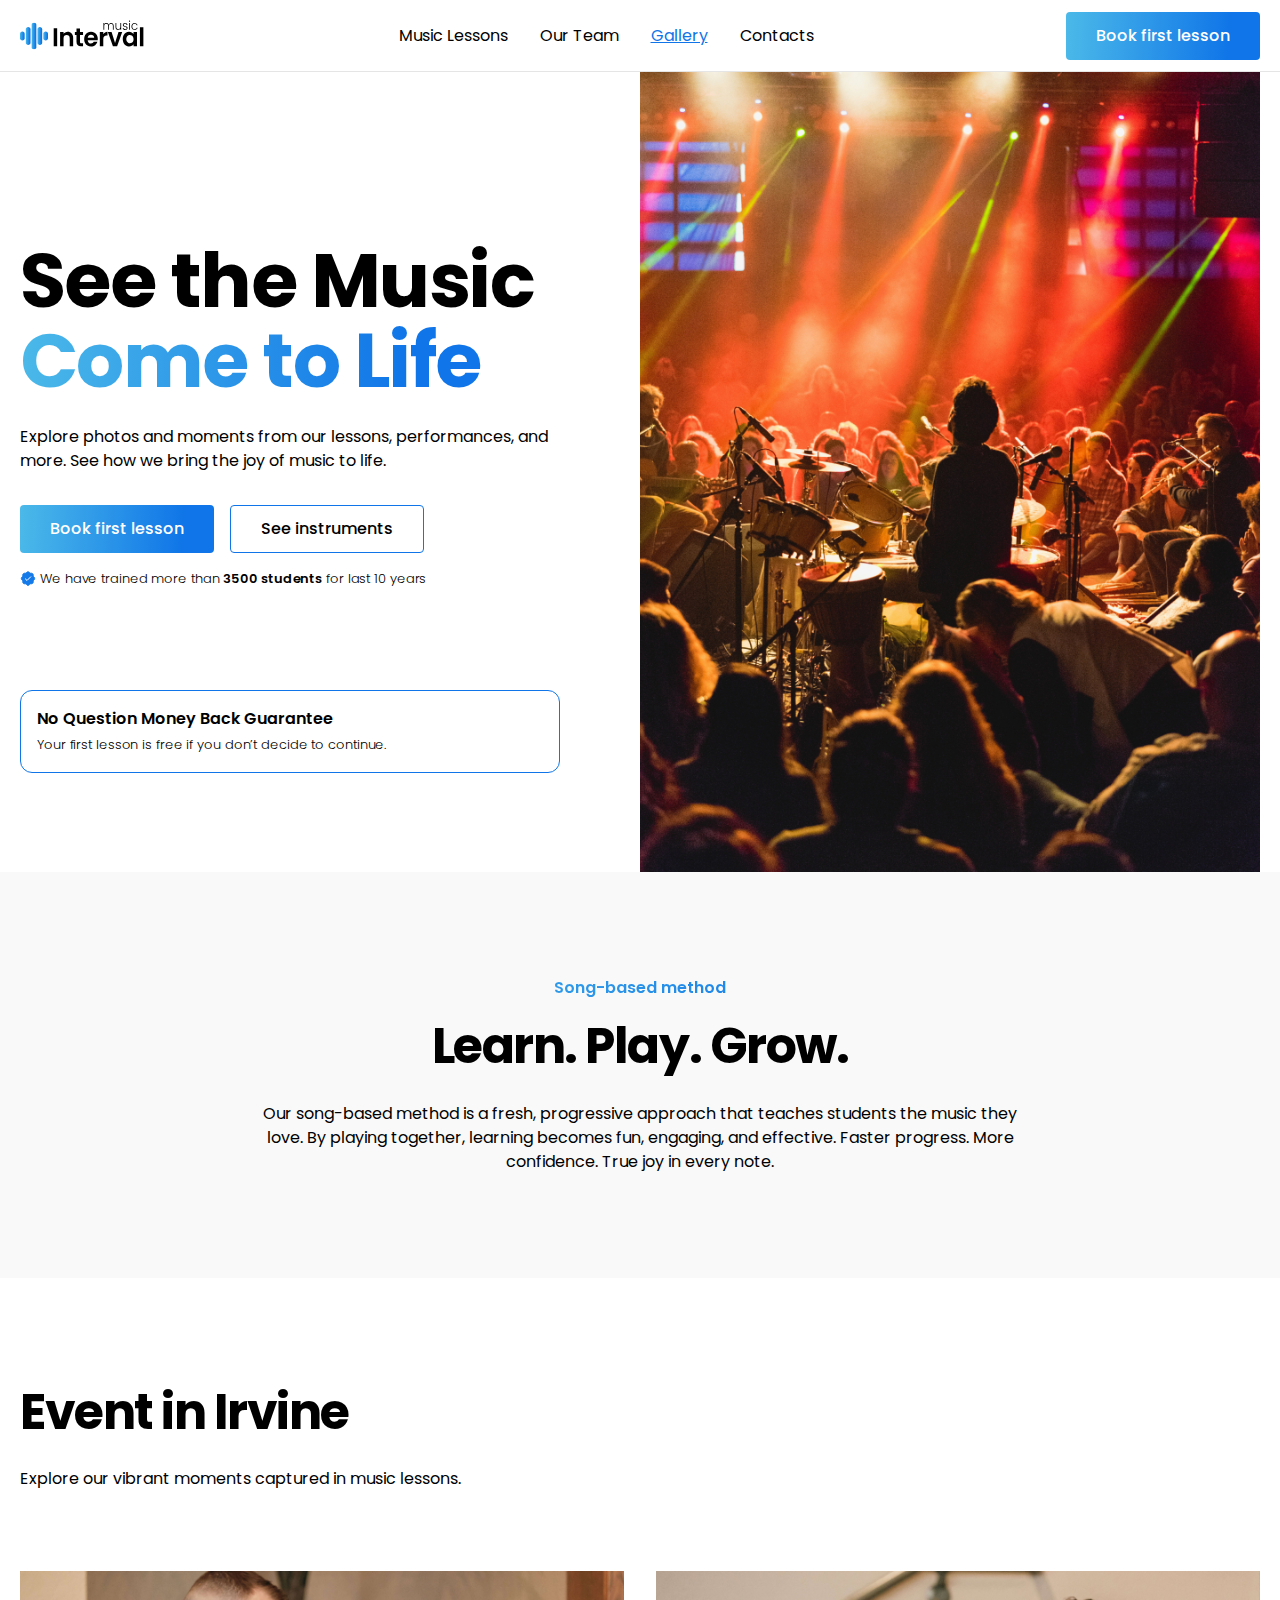
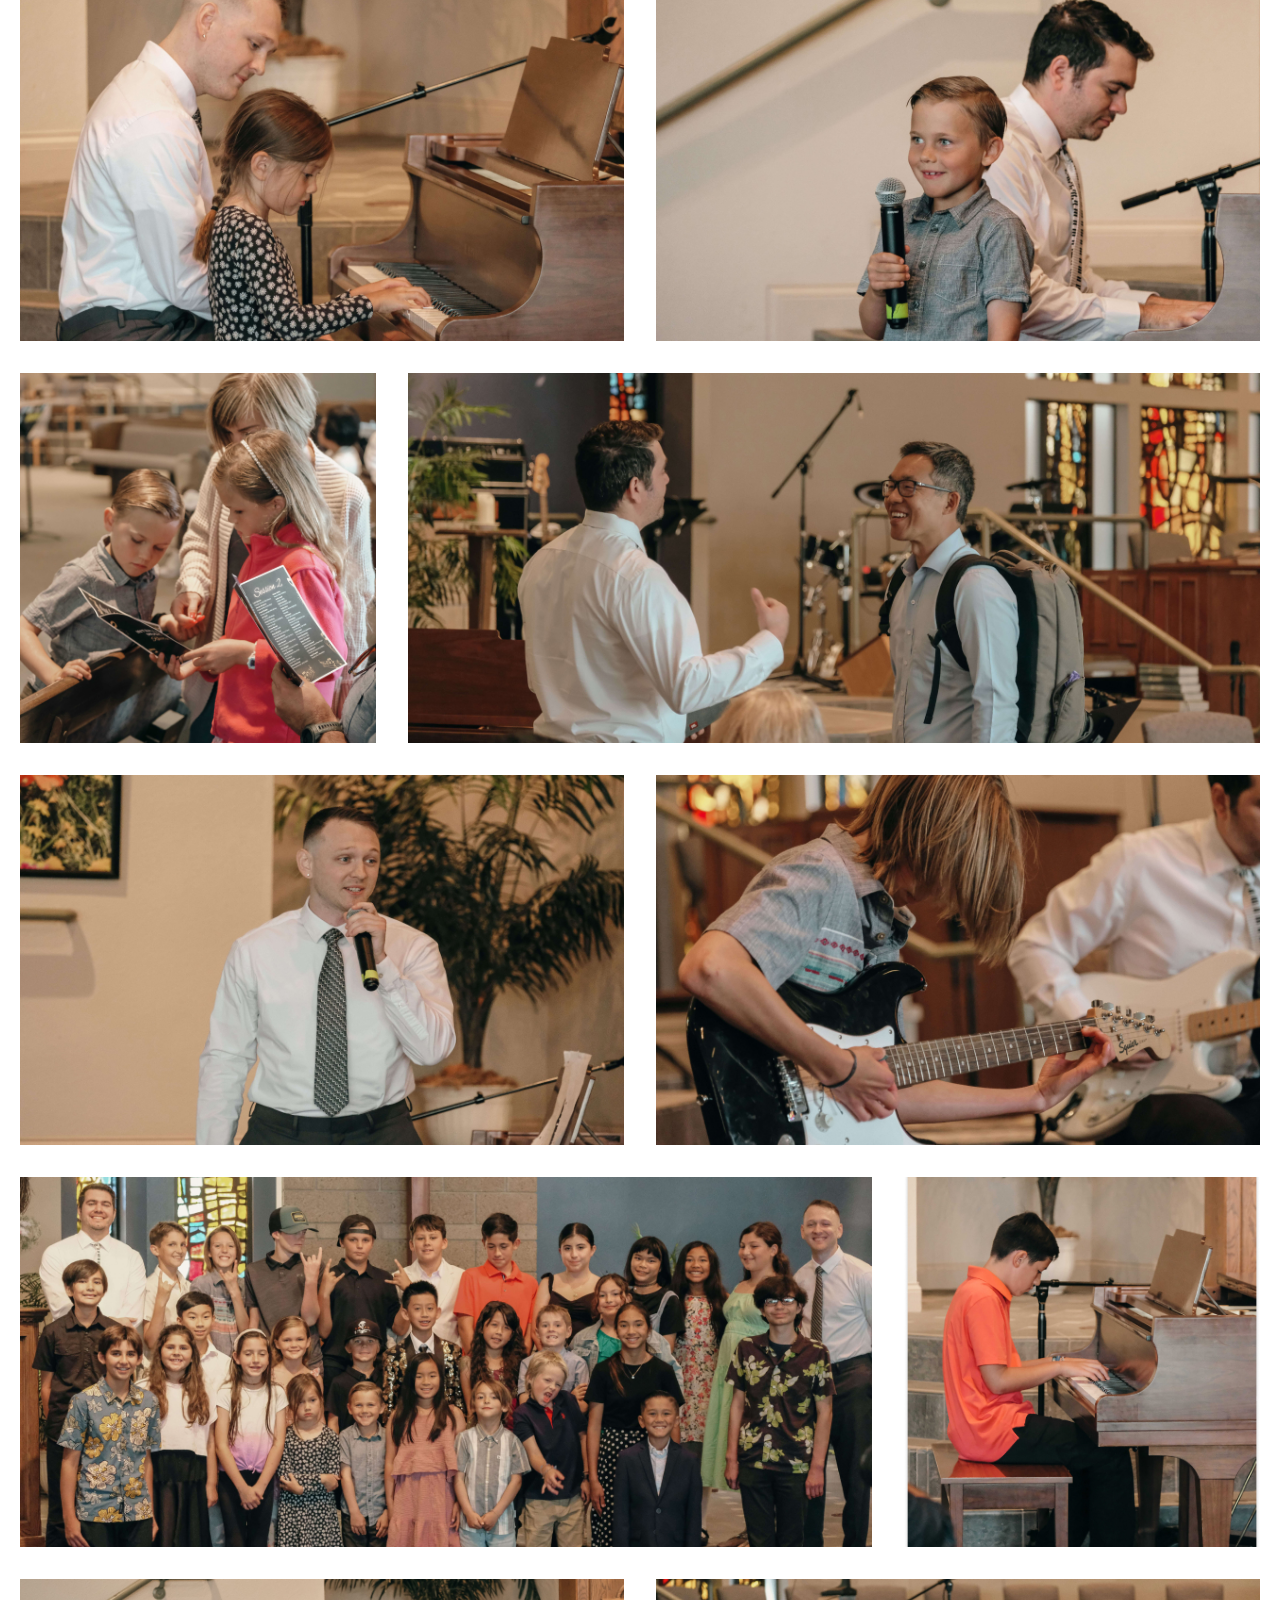
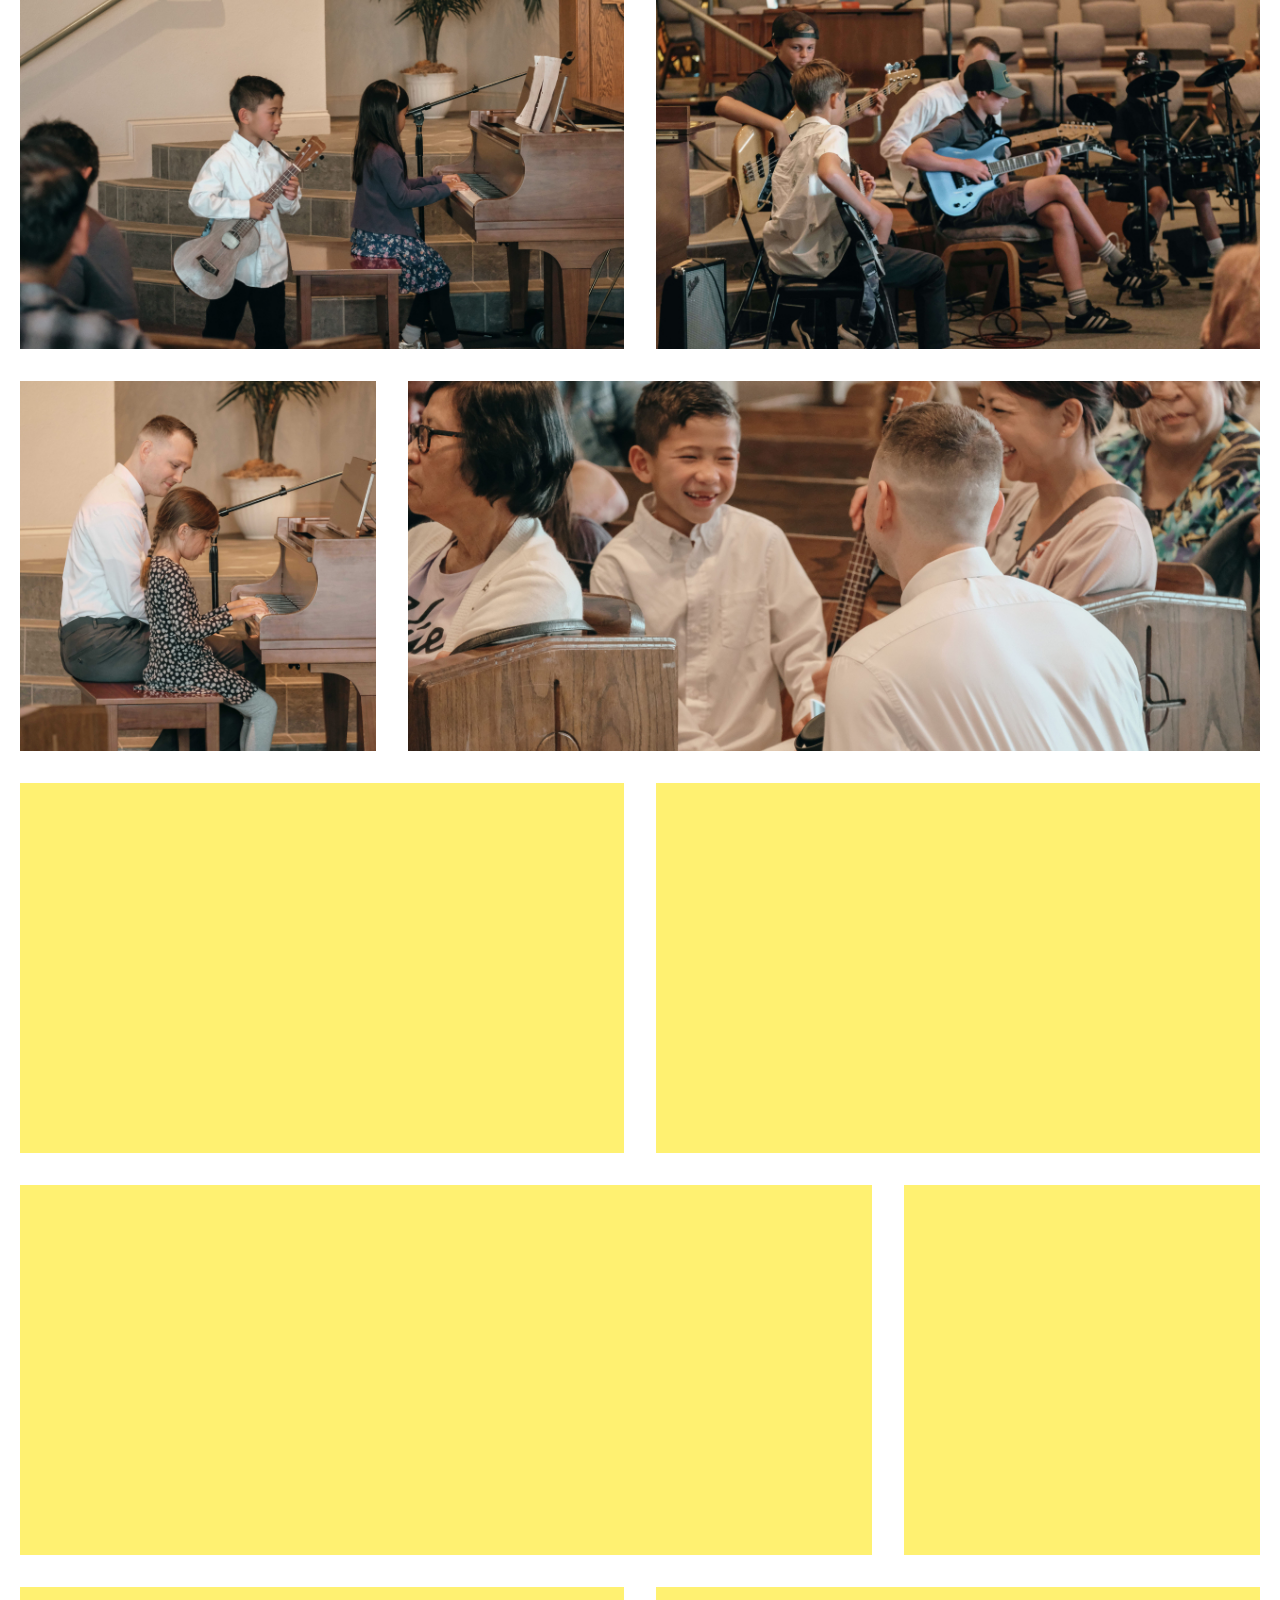
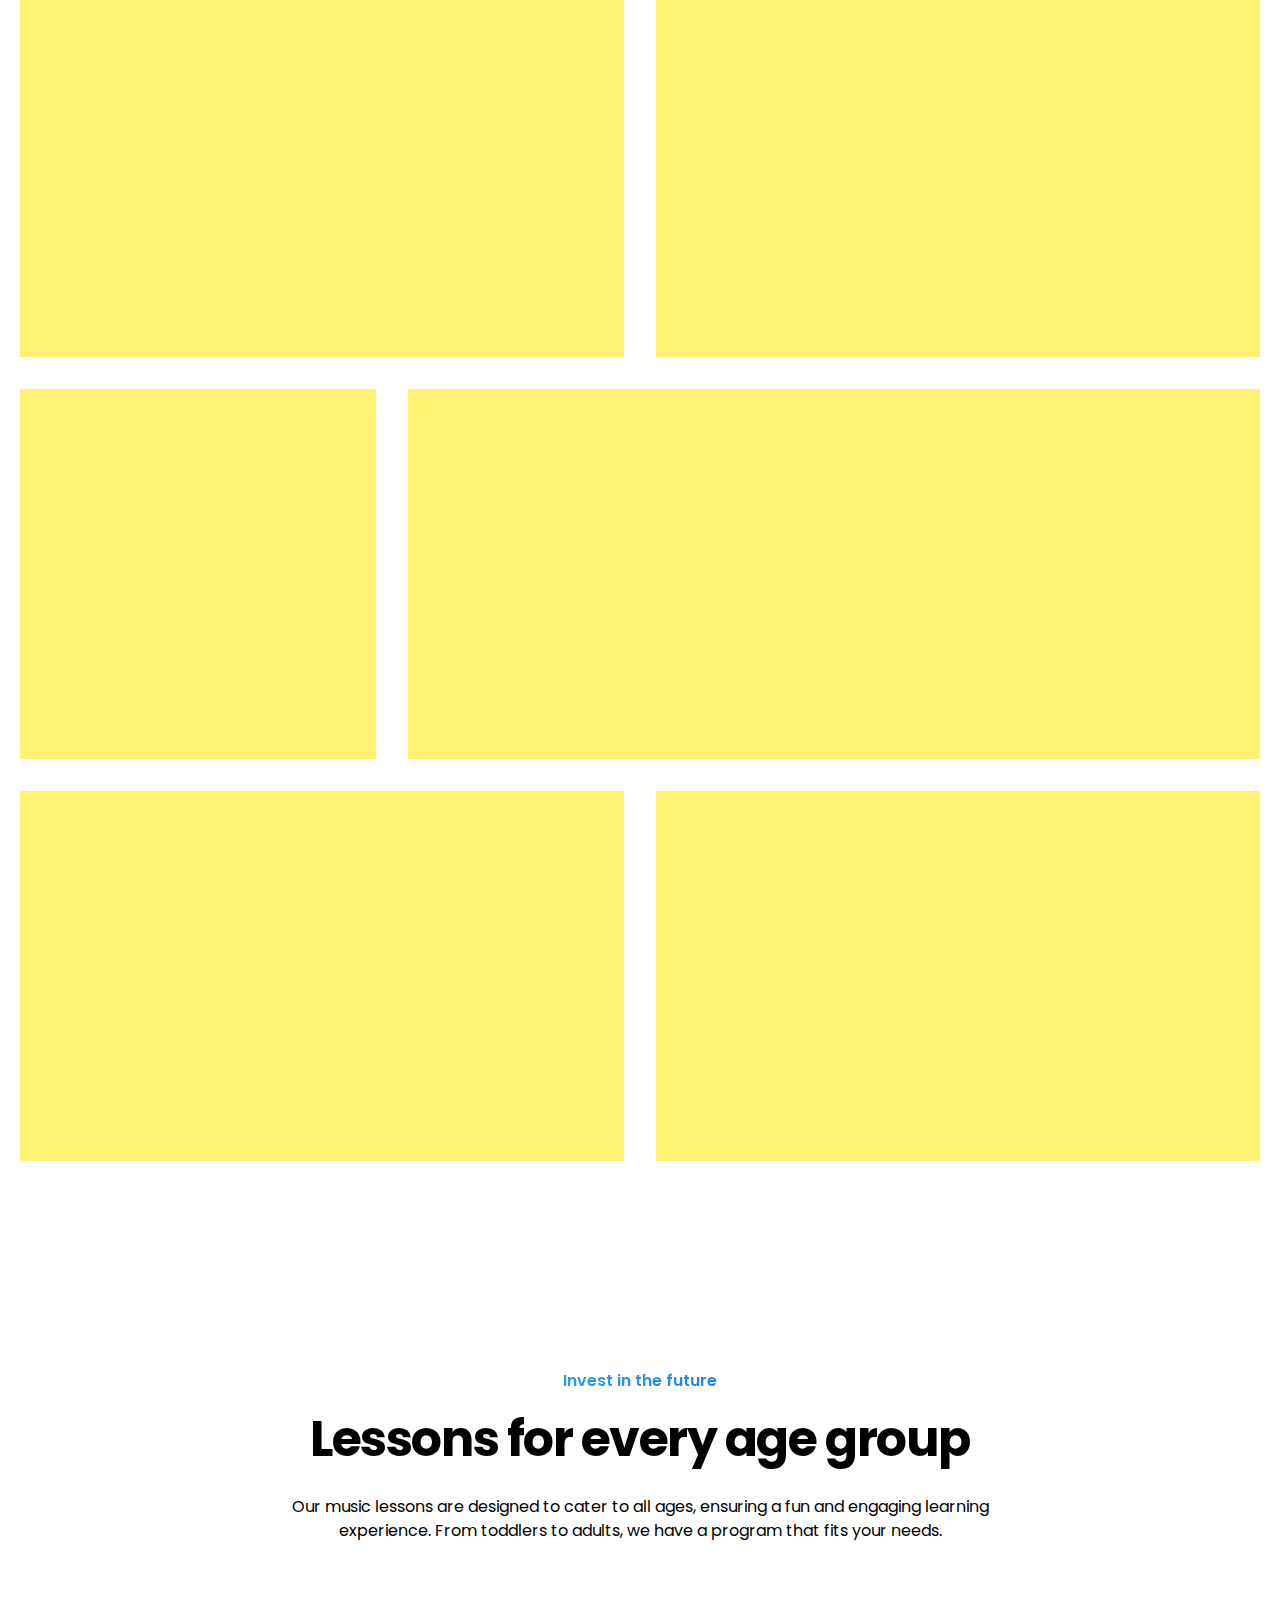
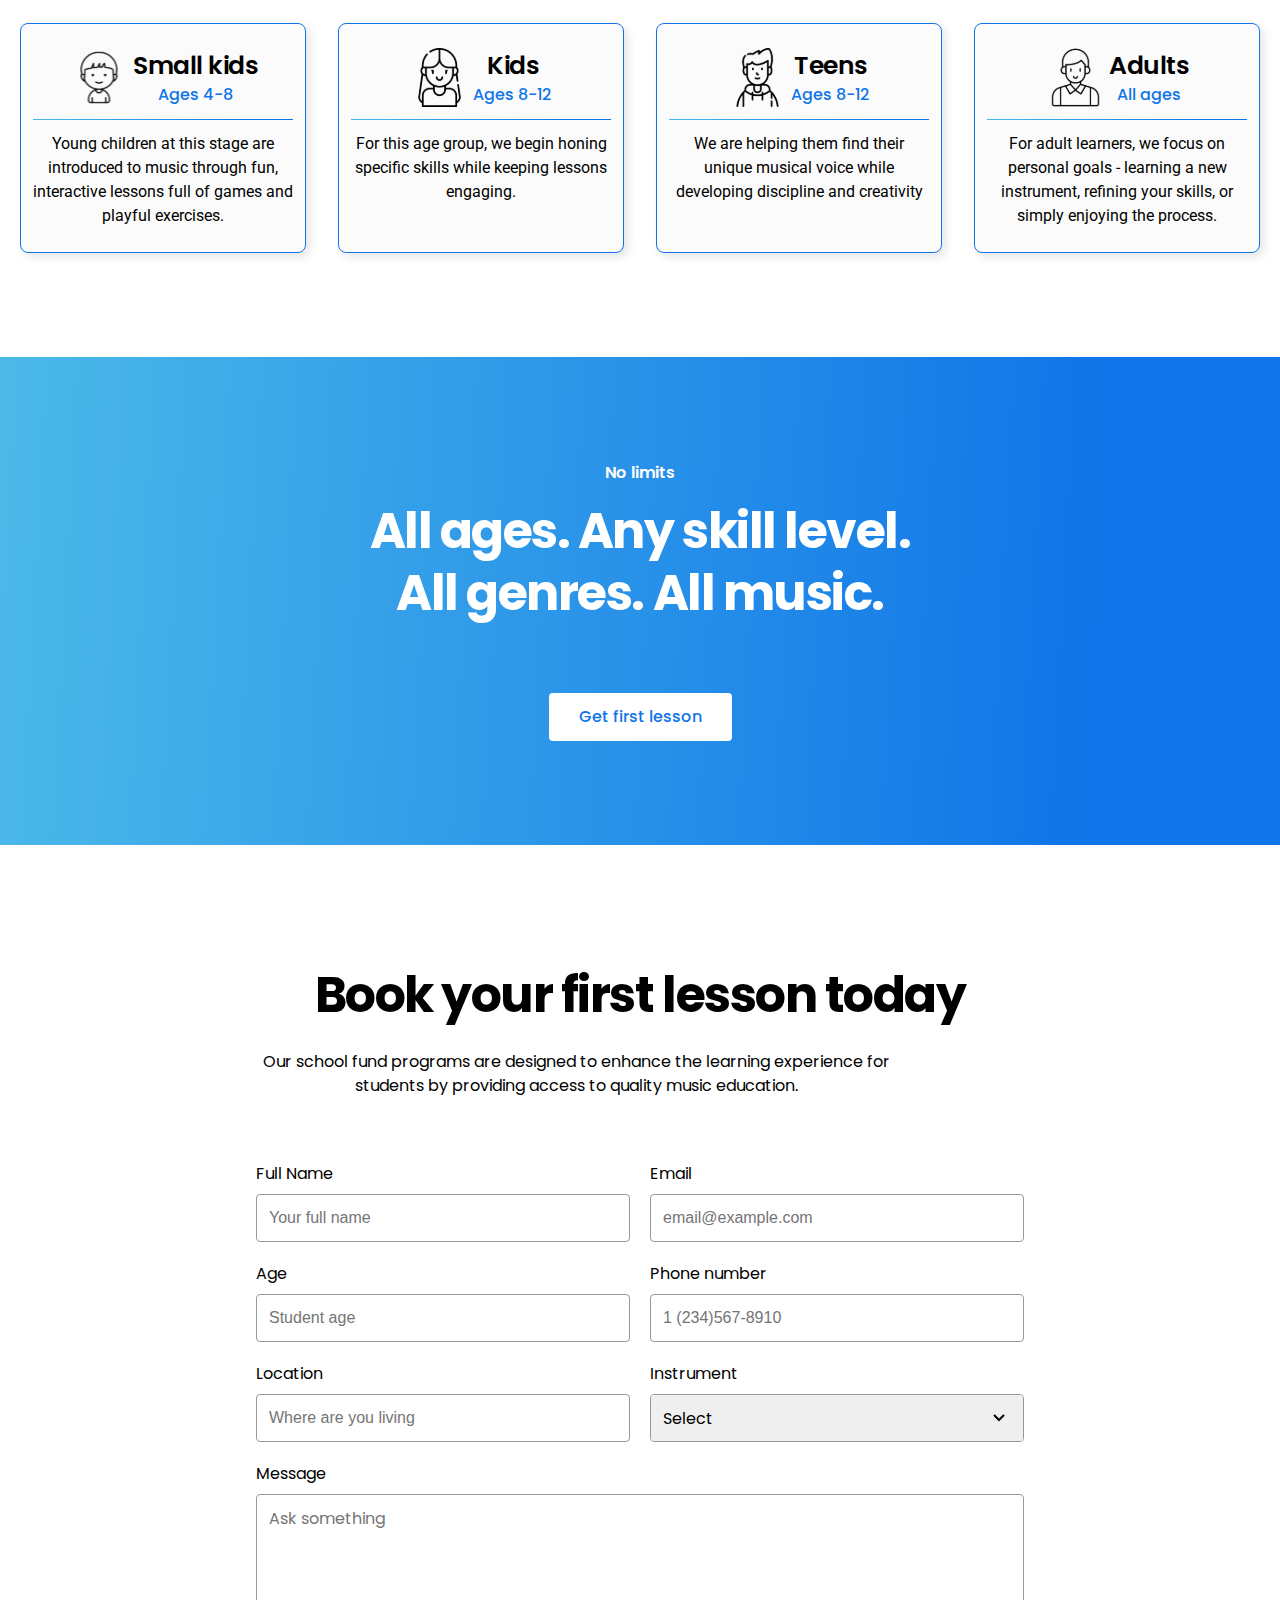
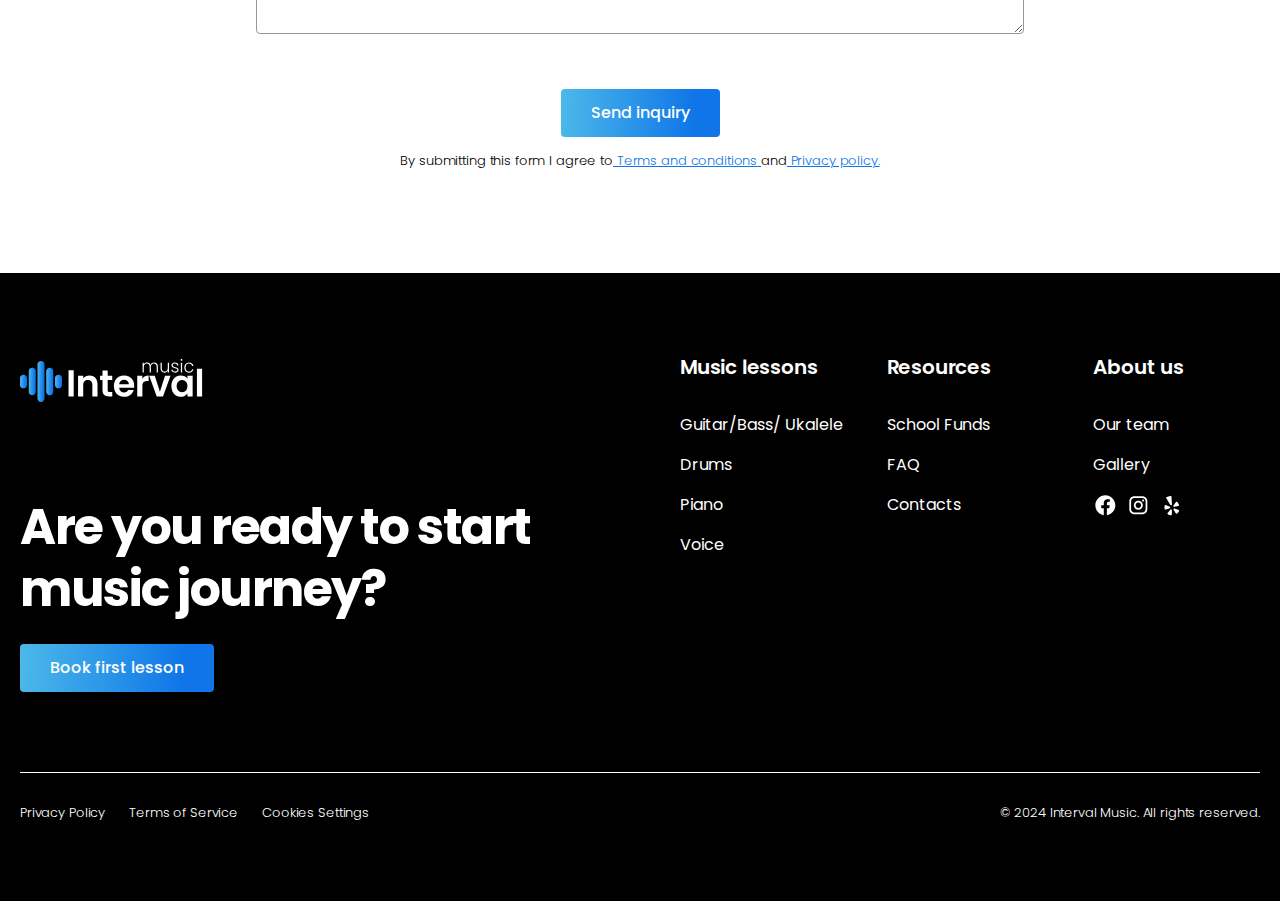
<file: event-2.html>
<!DOCTYPE html>
<html lang="en">

<head>
   <meta charset="UTF-8">
   <meta http-equiv="X-UA-Compatible" content="IE=edge">
   <meta name="viewport" content="width=device-width, initial-scale=1.0">
   <title>event-1</title>
   <meta name="description" content="....">
   <!-- open graf -->
   <meta property="og:title" content="event-1">
   <meta property="og:description " content="....">
   <meta property="og:image" content="./img/header/header-img.jpg">
   <!-- open graf /-->
   <link rel="preconnect" href="https://fonts.googleapis.com">
   <link rel="preconnect" href="https://fonts.gstatic.com" crossorigin>
   <link href="https://fonts.googleapis.com/css2?family=Poppins:wght@100;300;400;500;600;700&family=Roboto:ital,wght@0,400;1,100&display=swap" rel="stylesheet">
   <link type="image/png" rel="icon" href="./img/header/favicon.png">
   <link rel="stylesheet" href="./css/slick-theme.css">
   <link rel="stylesheet" href="./css/slick.css">
   <link rel="stylesheet" href="./css/jquery.fancybox.min.css">
   <link rel="stylesheet" href="./css/style.css">
</head>

<body>

   <header class="header" id="glav">

      <div class="header__wrap">
         <div class="container">
               <div class="header__block">
                  <div class="header__block-logo">
                     <a class="header__logo" href="./index.html">
                        <img src="./img/logo.svg" alt="logo">
                     </a>
                  </div>
                  <div class="header__block-nav">
                     <ul class="header__menu">
                           <li class="header__menu-item">
                              <a class="header__menu-link" href="./lesson.html">Music Lessons</a>
                           </li>
                           <li class="header__menu-item">
                              <a class="header__menu-link" href="./ourteam.html">Our Team</a>
                           </li>
                           <li class="header__menu-item">
                              <a class="header__menu-link header__menu-link--active" href="./gallery.html">Gallery</a>
                           </li>
                           <li class="header__menu-item">
                              <a class="header__menu-link" href="./contacts.html">Contacts</a>
                           </li>
                     </ul>
                  </div>

                  <div class="header__block-topbtn">
                     <a href="./contacts.html" class="header__top-link btn">Book first lesson</a>
                     <div class="header__block-burger">
                           <div class="burger">
                              <span></span>
                           </div>
                     </div>
                  </div>

               </div>
         </div>
      </div>

      <div class="hero">
         <div class="container">
               <div class="hero__box">
                  <!-- левая часть -->
                  <div class="hero__item hero__item-ttxtt">
                     <h1 class="hero__title-h1">See the Music 
                     <span>Come to Life </span>
                     </h1>
                     <p class="hero__text text">Explore photos and moments from our lessons, performances, and more. See how we bring the joy of music to life.</p>
                     <div class="hero__grup-btn">
                        <a href="./contacts.html" class="hero__btn btn">Book first lesson</a>
                        <a href="./lesson.html" class="hero__btn btn-pas">See instruments</a>
                     </div>
                     <div class="hero__box-labal">
                           <img src="./img/header/check.svg" alt="check">
                           <p class="hero__labal">We have trained more than 
                              <span> 3500 students </span> for last 10 years</p>
                     </div>
                     <div class="hero__botom-box">
                           <h5 class="hero__botombox-txtstrong">No Question Money Back Guarantee</h5>
                           <span class="hero__botombox-txtnorm">Your first lesson is free if you don’t decide to continue.</span>
                     </div>
                  </div>

                  <!-- правая часть -->
                  <div class="hero__item hero__item-imgbl">
                     <div class="hero__item-image">
                           <img src="./img/header/header-img.jpg" alt="img">
                     </div>
                  </div>
               </div>
         </div>
      </div>
      <!-- munu mobilka -->
      <div class="mobilka">
         <div class="container">
            <div class="mobilka__block">
               <a class="mobilka__logo" href="./index.html">
                  <img src="./img/logo.svg" alt="logo">
               </a>
            </div>

            <div class="mobilka__box">
               <a class="mobilka__link " href="./lesson.html">
                  <img src="./img/header/menu-1.svg" alt="image">
                  <span class="mobilka__box-item">Music Lessons</span>
               </a>
               <a class="mobilka__link" href="./ourteam.html">
                  <img src="./img/header/menu-2.svg" alt="image">
                  <span class="mobilka__box-item">Our Team</span>
               </a>
               <a class="mobilka__link" href="./gallery.html">
                  <img src="./img/header/menu-3.svg" alt="image">
                  <span class="mobilka__box-item">Gallery</span>
               </a>
               <a class="mobilka__link" href="./contacts.html">
                  <img src="./img/header/menu-4.svg" alt="image">
                  <span class="mobilka__box-item">Contacts</span>
               </a>
               <a class="mobilka__link" href="./index.html#answer">
                  <img src="./img/header/menu-5.svg" alt="image">
                  <span class="mobilka__box-item">FAQ</span>
               </a>
            </div>
            <a class="mobilka__btn btn" href="#">Book first lesson</a>
            <div class="mobilka__box-message">
               <h6 class="mobilka__message-txt">Follow us on</h6>
               <div class="mobilka__box-icon">
                  <a href="https://www.facebook.com/IntervalMusicLessons/?refsrc=deprecated&_rdr" target="_blank"><img src="./img/header/Facebook.svg" alt="Facebook"></a>
                  <a href="https://www.instagram.com/intervalmusiclessons/?igshid=YmMyMTA2M2Y%3D" target="_blank"><img src="./img/header/Instagram.svg" alt="Instagram"></a>
                  <a href="https://www.yelp.com/biz/interval-music-westminster-3" target="_blank"><img src="./img/header/yelp.svg" alt="yelp"></a>
               </div>
            </div>
         </div>
      </div>
      <!-- munu mobilka/ -->
   </header>


   <section class="song oops">
      <div class="container">
         <div class="--globalbox">
            <h3 class="--globalbox__subtitle subtitle">Song-based method</h3>
            <h2 class="--globalbox__title title">Learn. Play. Grow.</h2>
            <p class="--globalbox__text text">Our song-based method is a fresh, progressive approach that teaches students the music they love. By playing together, learning becomes fun, engaging, and effective. Faster progress. More confidence. True joy in every note.</p>
         </div>
      </div>
   </section>

   <section class="event oops">
      <div class="container">
         <div class="event__block-txt">
            <h2 class="event__title title">Event in Irvine</h2>
            <p class="event__text text">Explore our vibrant moments captured in music lessons.</p>
         </div>
         <div class="event__box">
            <div class="event__box-item">
               <img loading="lazy" src="./img/event-2/1.jpg" alt="img">
            </div>
            <div class="event__box-item">
               <img loading="lazy" src="./img/event-2/2.jpg" alt="img">
            </div>
            <div class="event__box-item">
               <img loading="lazy" src="./img/event-2/3.jpg" alt="img">
            </div>
            <div class="event__box-item">
               <img loading="lazy" src="./img/event-2/4.jpg" alt="img">
            </div>
            <div class="event__box-item">
               <img loading="lazy" src="./img/event-2/5.jpg" alt="img">
            </div>
            <div class="event__box-item">
               <img loading="lazy" src="./img/event-2/6.jpg" alt="img">
            </div>
            <div class="event__box-item">
               <img loading="lazy" src="./img/event-2/7.jpg" alt="img">
            </div>
            <div class="event__box-item">
               <img loading="lazy" src="./img/event-2/8.jpg" alt="img">
            </div>
            <div class="event__box-item">
               <img loading="lazy" src="./img/event-2/9.jpg" alt="img">
            </div>
            <div class="event__box-item">
               <img loading="lazy" src="./img/event-2/10.jpg" alt="img">
            </div>
            <div class="event__box-item">
               <img loading="lazy" src="./img/event-2/11.jpg" alt="img">
            </div>
            <div class="event__box-item">
               <img loading="lazy" src="./img/event-2/12.jpg" alt="img">
            </div>
            <div class="event__box-item">
               <img loading="lazy" src="./img/event-2/13.jpg" alt="img">
            </div>
            <div class="event__box-item">
               <img loading="lazy" src="./img/event-2/14.jpg" alt="img">
            </div>
            <div class="event__box-item">
               <img loading="lazy" src="./img/event-2/15.jpg" alt="img">
            </div>
            <div class="event__box-item">
               <img loading="lazy" src="./img/event-2/16.jpg" alt="img">
            </div>
            <div class="event__box-item">
               <img loading="lazy" src="./img/event-2/17.jpg" alt="img">
            </div>
            <div class="event__box-item">
               <img loading="lazy" src="./img/event-2/18.jpg" alt="img">
            </div>
            <div class="event__box-item">
               <img loading="lazy" src="./img/event-2/19.jpg" alt="img">
            </div>
            <div class="event__box-item">
               <img loading="lazy" src="./img/event-2/20.jpg" alt="img">
            </div>
            <div class="event__box-item">
               <img loading="lazy" src="./img/event-2/21.jpg" alt="img">
            </div>
            <div class="event__box-item">
               <img loading="lazy" src="./img/event-2/22.jpg" alt="img">
            </div>
         </div>
      </div>
   </section>


   <section class="invest oops">
      <div class="container">
         <div class="--globalbox">
            <h3 class="--globalbox__subtitle subtitle">Invest in the future</h3>
            <h2 class="--globalbox__title title">Lessons for every age group</h2>
            <p class="--globalbox__text text">Our music lessons are designed to cater to all ages, ensuring a fun and engaging learning experience. From toddlers to adults, we have a program that fits your needs.</p>
         </div>
               <!-- block cartochek -->
         <div class="invest__box">
            <div class="invest__box-cart">
               <div class="invest__cart-top">
                  <img src="./img/invest/1.svg" alt="img">
                  <div class="invest__cart-grup">
                     <h4 class="invest__cart-title">Small kids</h4>
                     <h5 class="invest__cart-subtitle">Ages 4-8</h5>
                  </div>
               </div>
               <p class="invest__cart-txt">Young children at this stage are introduced to music through fun, interactive lessons full of games and playful exercises.</p>
            </div>
            <div class="invest__box-cart">
               <div class="invest__cart-top">
                  <img src="./img/invest/2.svg" alt="img">
                  <div class="invest__cart-grup">
                     <h4 class="invest__cart-title">Kids</h4>
                     <h5 class="invest__cart-subtitle">Ages 8-12</h5>
                  </div>
               </div>
               <p class="invest__cart-txt">For this age group, we begin honing specific skills while keeping lessons engaging.</p>
            </div>
            <div class="invest__box-cart">
               <div class="invest__cart-top">
                  <img src="./img/invest/3.svg" alt="img">
                  <div class="invest__cart-grup">
                     <h4 class="invest__cart-title">Teens</h4>
                     <h5 class="invest__cart-subtitle">Ages 8-12</h5>
                  </div>
               </div>
               <p class="invest__cart-txt">We are helping them find their unique musical voice while developing discipline and creativity</p>
            </div>
            <div class="invest__box-cart">
               <div class="invest__cart-top">
                  <img src="./img/invest/4.svg" alt="img">
                  <div class="invest__cart-grup">
                     <h4 class="invest__cart-title">Adults</h4>
                     <h5 class="invest__cart-subtitle">All ages</h5>
                  </div>
               </div>
               <p class="invest__cart-txt">For adult learners, we focus on personal goals - learning a new instrument, refining your skills, or simply enjoying the process.</p>
            </div>
         </div>
      </div>
   </section>

   <section class="nolimits oops">
      <div class="container">
         <div class="nolimits__box --globalbox">
            <h3 class="nolimits__subtitle --globalbox__subtitle">No limits</h3>
            <h2 class="--globalbox__title title">All ages. Any skill level.
               All genres. All music.</h2>
            <a class="nolimits__btn btn" href="#">Get first lesson</a>
         </div>
      </div>
   </section>

   <section class="book oops">
      <div class="container">
         <div class="--globalbox">
            <h2 class="--globalbox__title title">Book your first lesson today</h2>
            <p class="book--globalbox__text --globalbox__text text">Our school fund programs are designed to enhance the learning experience for students by providing access to quality music education. </p>
         </div>
         <form class="book__form">
            <div class="book__box-inputs">
               <div class="book__box-item">
                  <label class="book__label">Full Name</label>
                  <input class="book__input" type="text" placeholder="Your full name">
               </div>
               <div class="book__box-item">
                  <label class="book__label">Email</label>
                  <input class="book__input" type="text" placeholder="email@example.com">
               </div>
               <div class="book__box-item">
                  <label class="book__label">Age</label>
                  <input class="book__input" type="text" placeholder="Student age">
               </div>
               <div class="book__box-item">
                  <label class="book__label">Phone number</label>
                  <input class="book__input" type="text" placeholder="1 (234)567-8910">
               </div>
               <div class="book__box-item">
                  <label class="book__label">Location</label>
                  <input class="book__input" type="text" placeholder="Where are you living">
               </div>
               <div class="book__box-item">
                  <label class="book__label">Instrument</label>

                  <div class="book__select-vrap">
                     <select class="book__select" name="book">
                        <option value="1">Select</option>
                        <option value="2">Select2</option>
                     </select>
                  </div>

               </div>
               <div class="book__box-item book__box-textarea">
                  <label class="book__label">Message</label>
                  <textarea class="book__textarea" placeholder="Ask something"></textarea>
               </div>
            </div>
            <div class="book__bl-btn">
               <a href="#" class="book__btn btn">Send inquiry</a>
               <span class="book__txt">By submitting this form I agree to<a href="#"> Terms and conditions </a>and<a href="#"> Privacy policy.</a></span>
            </div>
         </form>
      </div>
   </section>

   <footer class="footer">
      <div class="container">
         <div class="footer__box">
            <div class="footer__box-item footer__box-in">
               <a class="footer__block-logo" href="./index.html">
                  <img src="./img/footer/logo.svg" alt="logo">
               </a>
               <div class="footer__block-titlebtn">
                  <h2 class="footer__title title">Are you ready to start music journey?</h2>
                  <a href="./contacts.html" class="footer__btn btn">Book first lesson</a>
               </div>
            </div>

            <div class="footer__box-item footer__box-menu">
               <div class="footer__item-menu">
                  <h3 class="footer__subtitle">Music lessons</h3>
                  <ul class="footer__list">
                     <li class="footer__list-li">
                        <a href="./lesson.html#harmony__guitar" class="footer__list-link">Guitar/Bass/ Ukalele</a>
                     </li>
                     <li class="footer__list-li">
                        <a href="./lesson.html#harmony__drums" class="footer__list-link">Drums</a>
                     </li>
                     <li class="footer__list-li">
                        <a href="./lesson.html#harmony__piano" class="footer__list-link">Piano</a>
                     </li>
                     <li class="footer__list-li">
                        <a href="./lesson.html#harmony__voice" class="footer__list-link">Voice</a>
                     </li>
                  </ul>
               </div>
               <div class="footer__item-menu">
                  <h3 class="footer__subtitle">Resources</h3>
                  <ul class="footer__list">
                     <li class="footer__list-li">
                        <a href="./index.html#covers" class="footer__list-link">School Funds</a>
                     </li>
                     <li class="footer__list-li">
                        <a href="./index.html#answer" class="footer__list-link">FAQ</a>
                     </li>
                     <li class="footer__list-li">
                        <a href="./contacts.html" class="footer__list-link">Contacts</a>
                     </li>
                  </ul>
               </div>
               <div class="footer__item-menu">
                  <h3 class="footer__subtitle">About us</h3>
                  <ul class="footer__list">
                     <li class="footer__list-li">
                        <a href="./ourteam.html" class="footer__list-link">Our team</a>
                     </li>
                     <li class="footer__list-li">
                        <a href="./gallery.html" class="footer__list-link">Gallery</a>
                     </li>
                  </ul>
                  <div class="footer__icon-grup">
                     <a href="https://www.facebook.com/IntervalMusicLessons/?refsrc=deprecated&_rdr" class="footer__icon"><img src="./img/footer/Facebook.svg" alt="facebook"></a>
                     <a href="https://www.instagram.com/intervalmusiclessons/?igshid=YmMyMTA2M2Y%3D" class="footer__icon"><img src="./img/footer/Instagram.svg" alt="instagram"></a>
                     <a href="https://www.yelp.com/biz/interval-music-westminster-3" class="footer__icon"><img src="./img/footer/yelp.svg" alt="yelp"></a>
                  </div>
               </div>
            </div>
         </div>
         <div class="footer__bottom-bl">
            <div class="footer__bottom-unintext">
               <a href="#" class="footer__bottom-link">Privacy Policy</a>
               <a href="#" class="footer__bottom-link">Terms of Service</a>
               <a href="#" class="footer__bottom-link">Cookies Settings</a>
            </div>
            <h6 class="footer__bottom-copi">© 2024 Interval Music. All rights reserved.</h6>
         </div>
      </div>
   </footer>

   <script src="https://ajax.googleapis.com/ajax/libs/jquery/3.5.1/jquery.min.js"></script>
   <script src="./js/slick.js"></script>
   <script src="./js/jquery.fancybox.min.js"></script>
   <script src="./js/main.js"></script>
</body>

</html>
</file>
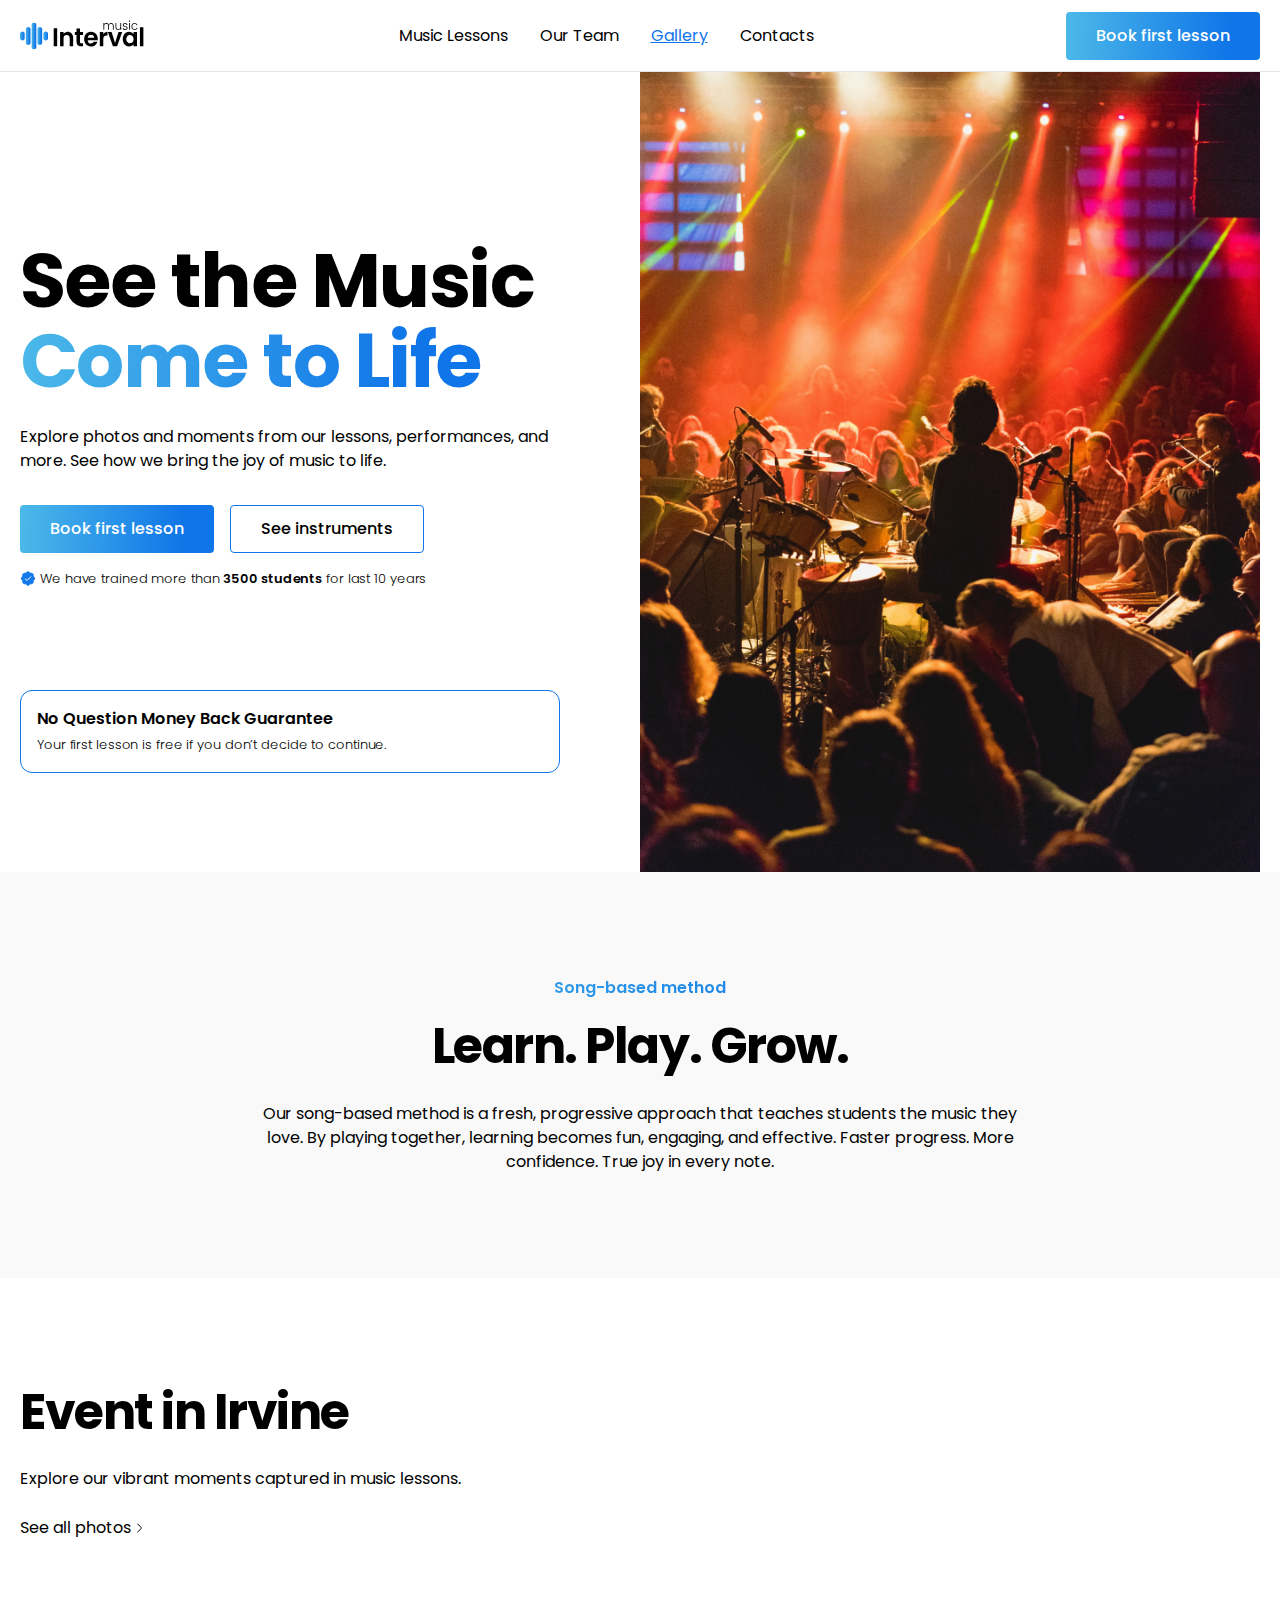
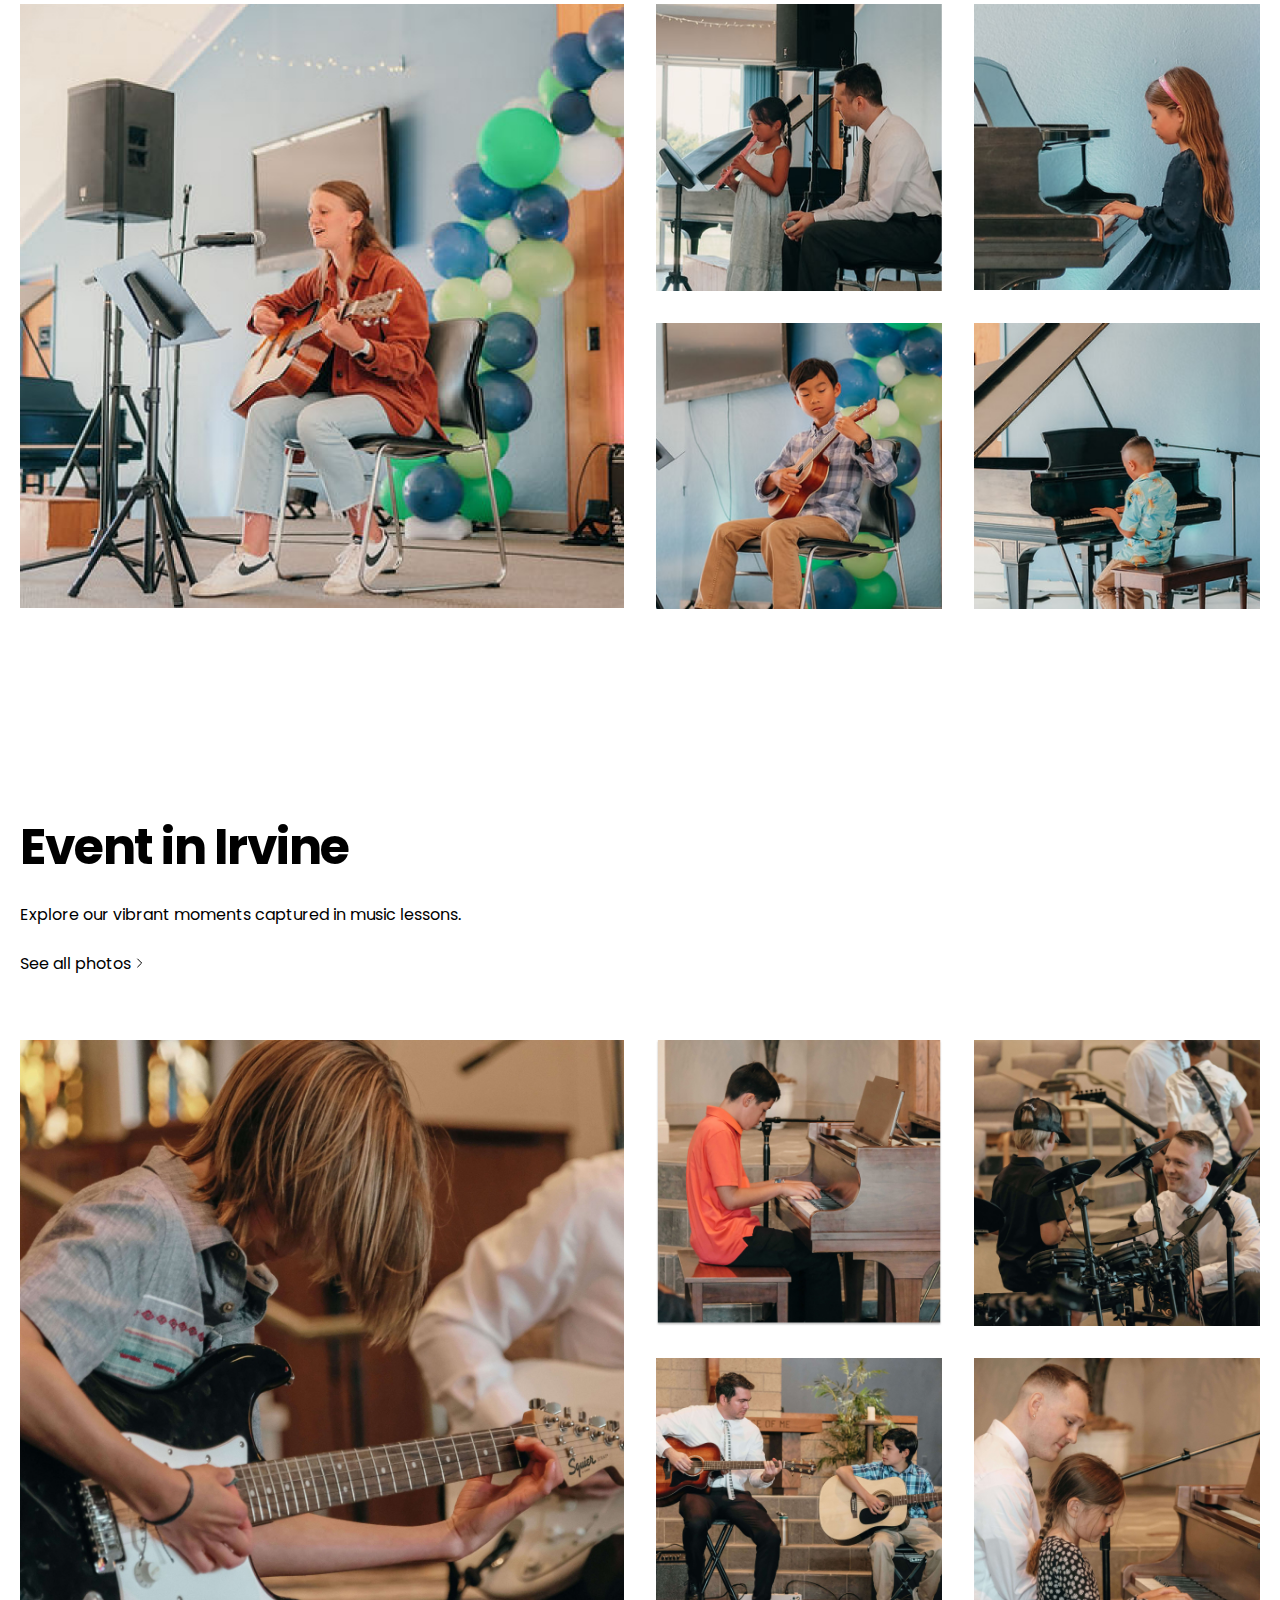
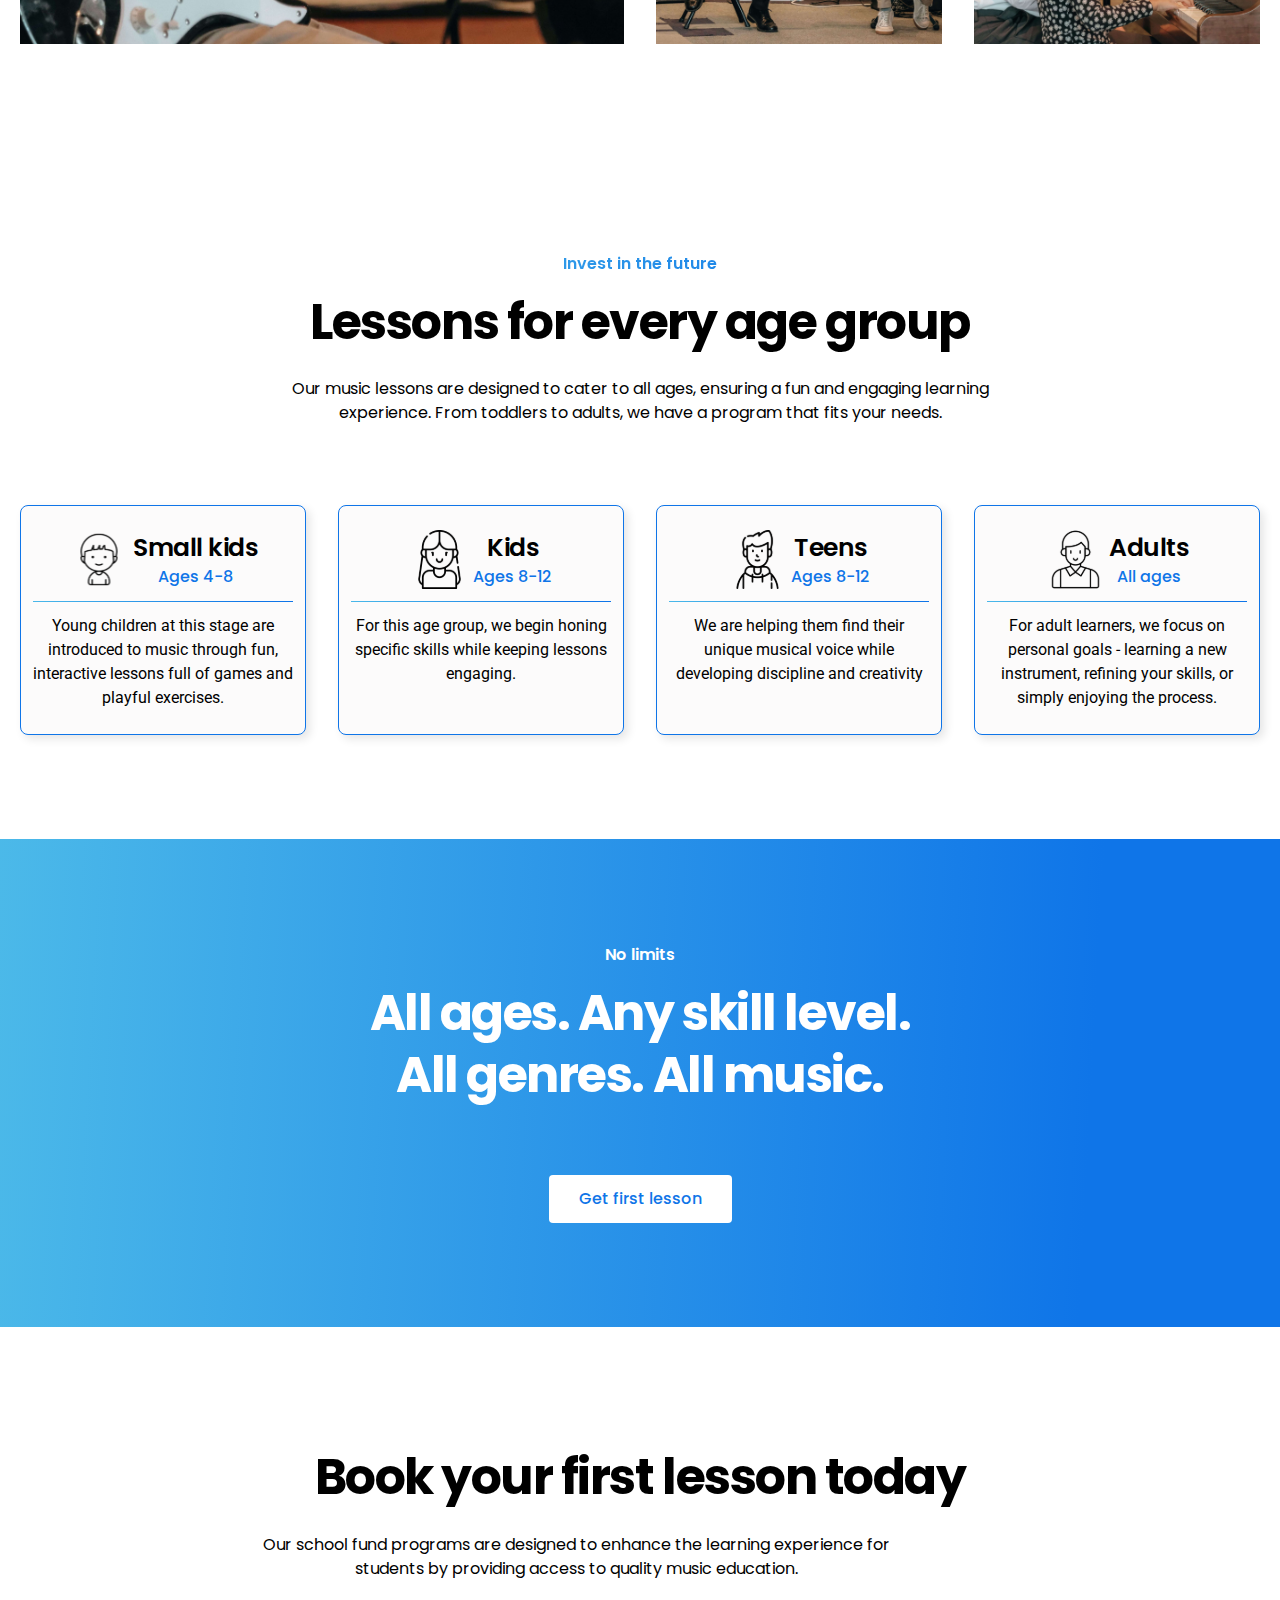
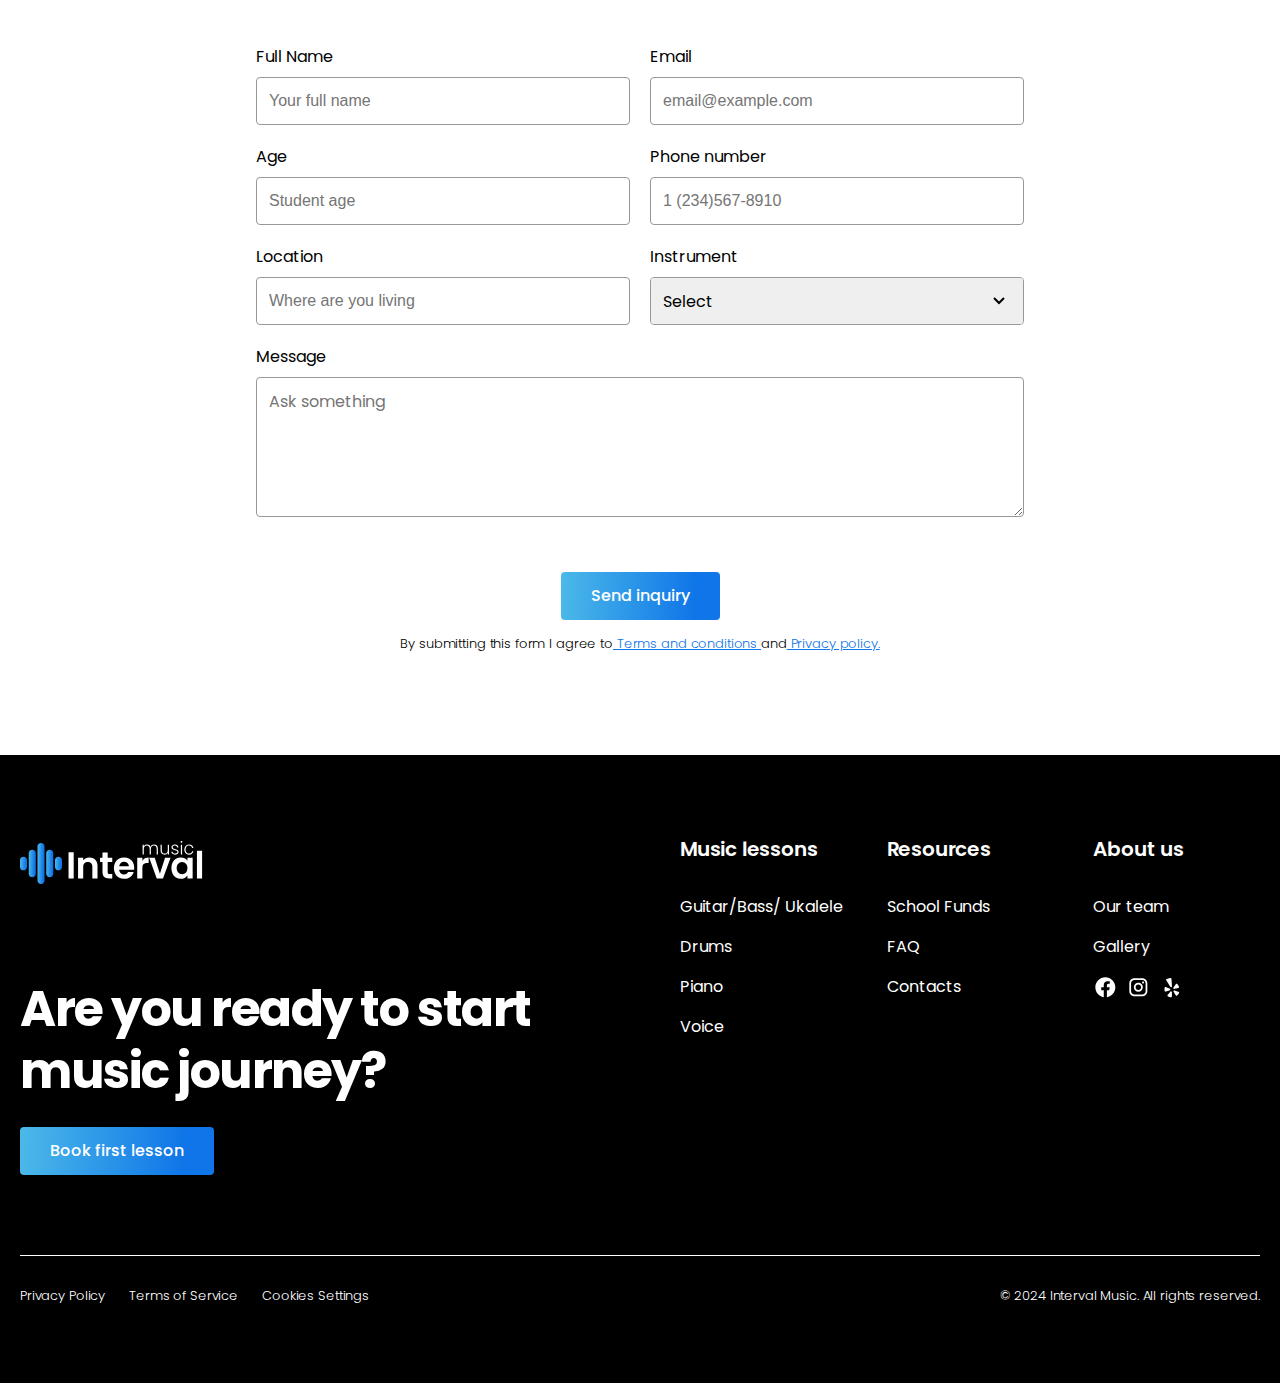
<file: gallery.html>
<!DOCTYPE html>
<html lang="en">

<head>
   <meta charset="UTF-8">
   <meta http-equiv="X-UA-Compatible" content="IE=edge">
   <meta name="viewport" content="width=device-width, initial-scale=1.0">
   <title>gallery</title>
   <meta name="description" content="....">
   <!-- open graf -->
   <meta property="og:title" content="gallery">
   <meta property="og:description " content="....">
   <meta property="og:image" content="./img/header/header-img.jpg">
   <!-- open graf /-->
   <link rel="preconnect" href="https://fonts.googleapis.com">
   <link rel="preconnect" href="https://fonts.gstatic.com" crossorigin>
   <link href="https://fonts.googleapis.com/css2?family=Poppins:wght@100;300;400;500;600;700&family=Roboto:ital,wght@0,400;1,100&display=swap" rel="stylesheet">
   <link type="image/png" rel="icon" href="./img/header/favicon.png">
   <link rel="stylesheet" href="./css/slick-theme.css">
   <link rel="stylesheet" href="./css/slick.css">
   <link rel="stylesheet" href="./css/jquery.fancybox.min.css">
   <link rel="stylesheet" href="./css/style.css">
</head>

<body>

   <header class="header" id="glav">

      <div class="header__wrap">
         <div class="container">
               <div class="header__block">
                  <div class="header__block-logo">
                     <a class="header__logo" href="./index.html">
                        <img src="./img/logo.svg" alt="logo">
                     </a>
                  </div>
                  <div class="header__block-nav">
                     <ul class="header__menu">
                           <li class="header__menu-item">
                              <a class="header__menu-link" href="./lesson.html">Music Lessons</a>
                           </li>
                           <li class="header__menu-item">
                              <a class="header__menu-link" href="./ourteam.html">Our Team</a>
                           </li>
                           <li class="header__menu-item">
                              <a class="header__menu-link header__menu-link--active" href="./gallery.html">Gallery</a>
                           </li>
                           <li class="header__menu-item">
                              <a class="header__menu-link" href="./contacts.html">Contacts</a>
                           </li>
                     </ul>
                  </div>

                  <div class="header__block-topbtn">
                     <a href="./contacts.html" class="header__top-link btn">Book first lesson</a>
                     <div class="header__block-burger">
                           <div class="burger">
                              <span></span>
                           </div>
                     </div>
                  </div>

               </div>
         </div>
      </div>

      <div class="hero">
         <div class="container">
               <div class="hero__box">
                  <!-- левая часть -->
                  <div class="hero__item hero__item-ttxtt">
                     <h1 class="hero__title-h1">See the Music 
                     <span>Come to Life </span>
                     </h1>
                     <p class="hero__text text">Explore photos and moments from our lessons, performances, and more. See how we bring the joy of music to life.</p>
                     <div class="hero__grup-btn">
                        <a href="./contacts.html" class="hero__btn btn">Book first lesson</a>
                        <a href="./lesson.html" class="hero__btn btn-pas">See instruments</a>
                     </div>
                     <div class="hero__box-labal">
                           <img src="./img/header/check.svg" alt="check">
                           <p class="hero__labal">We have trained more than 
                              <span> 3500 students </span> for last 10 years</p>
                     </div>
                     <div class="hero__botom-box">
                           <h5 class="hero__botombox-txtstrong">No Question Money Back Guarantee</h5>
                           <span class="hero__botombox-txtnorm">Your first lesson is free if you don’t decide to continue.</span>
                     </div>
                  </div>

                  <!-- правая часть -->
                  <div class="hero__item hero__item-imgbl">
                     <div class="hero__item-image">
                           <img src="./img/header/header-img.jpg" alt="img">
                     </div>
                  </div>
               </div>
         </div>
      </div>
      <!-- munu mobilka -->
      <div class="mobilka">
         <div class="container">
            <div class="mobilka__block">
               <a class="mobilka__logo" href="./index.html">
                  <img src="./img/logo.svg" alt="logo">
               </a>
            </div>

            <div class="mobilka__box">
               <a class="mobilka__link " href="./lesson.html">
                  <img src="./img/header/menu-1.svg" alt="image">
                  <span class="mobilka__box-item">Music Lessons</span>
               </a>
               <a class="mobilka__link" href="./ourteam.html">
                  <img src="./img/header/menu-2.svg" alt="image">
                  <span class="mobilka__box-item">Our Team</span>
               </a>
               <a class="mobilka__link" href="./gallery.html">
                  <img src="./img/header/menu-3.svg" alt="image">
                  <span class="mobilka__box-item">Gallery</span>
               </a>
               <a class="mobilka__link" href="./contacts.html">
                  <img src="./img/header/menu-4.svg" alt="image">
                  <span class="mobilka__box-item">Contacts</span>
               </a>
               <a class="mobilka__link" href="./index.html#answer">
                  <img src="./img/header/menu-5.svg" alt="image">
                  <span class="mobilka__box-item">FAQ</span>
               </a>
            </div>
            <a class="mobilka__btn btn" href="#">Book first lesson</a>
            <div class="mobilka__box-message">
               <h6 class="mobilka__message-txt">Follow us on</h6>
               <div class="mobilka__box-icon">
                  <a href="https://www.facebook.com/IntervalMusicLessons/?refsrc=deprecated&_rdr" target="_blank"><img src="./img/header/Facebook.svg" alt="Facebook"></a>
                  <a href="https://www.instagram.com/intervalmusiclessons/?igshid=YmMyMTA2M2Y%3D" target="_blank"><img src="./img/header/Instagram.svg" alt="Instagram"></a>
                  <a href="https://www.yelp.com/biz/interval-music-westminster-3" target="_blank"><img src="./img/header/yelp.svg" alt="yelp"></a>
               </div>
            </div>
         </div>
      </div>
      <!-- munu mobilka/ -->
   </header>


   <section class="song oops">
      <div class="container">
         <div class="--globalbox">
            <h3 class="--globalbox__subtitle subtitle">Song-based method</h3>
            <h2 class="--globalbox__title title">Learn. Play. Grow.</h2>
            <p class="--globalbox__text text">Our song-based method is a fresh, progressive approach that teaches students the music they love. By playing together, learning becomes fun, engaging, and effective. Faster progress. More confidence. True joy in every note.</p>
         </div>
      </div>
   </section>

      <section class="gallery oops">
      <div class="container">
         <div class="gallery__block-txt">
            <h2 class="gallery__title title">Event in Irvine</h2>
            <p class="gallery__text text">Explore our vibrant moments captured in music lessons.</p>
            <a class="gallery__link" href="./event-1.html">See all photos <img src="./img/gallery/chevron-right.svg" alt="arrow"></a>
         </div>
         <div class="gallery__box">
            <div class="gallery__box-item"><img src="./img/gallery/gallery-1-1.jpg" alt="img"></div>
            <div class="gallery__box-item"><img src="./img/gallery/gallery-1-2.jpg" alt="img"></div>
            <div class="gallery__box-item"><img src="./img/gallery/gallery-1-3.jpg" alt="img"></div>
            <div class="gallery__box-item"><img src="./img/gallery/gallery-1-4.jpg" alt="img"></div>
            <div class="gallery__box-item"><img src="./img/gallery/gallery-1-5.jpg" alt="img"></div>
         </div>
      </div>
   </section>

   <section class="gallery oops">
      <div class="container">
         <div class="gallery__block-txt">
            <h2 class="gallery__title title">Event in Irvine</h2>
            <p class="gallery__text text">Explore our vibrant moments captured in music lessons.</p>
            <a class="gallery__link" href="./event-2.html">See all photos <img src="./img/gallery/chevron-right.svg" alt="arrow"></a>
         </div>
         <div class="gallery__box">
            <div class="gallery__box-item"><img src="./img/gallery/gallery-2-1.jpg" alt="img"></div>
            <div class="gallery__box-item"><img src="./img/gallery/gallery-2-2.jpg" alt="img"></div>
            <div class="gallery__box-item"><img src="./img/gallery/gallery-2-3.jpg" alt="img"></div>
            <div class="gallery__box-item"><img src="./img/gallery/gallery-2-4.jpg" alt="img"></div>
            <div class="gallery__box-item"><img src="./img/gallery/gallery-2-5.jpg" alt="img"></div>

         </div>
      </div>
   </section>

   <section class="invest oops">
      <div class="container">
         <div class="--globalbox">
            <h3 class="--globalbox__subtitle subtitle">Invest in the future</h3>
            <h2 class="--globalbox__title title">Lessons for every age group</h2>
            <p class="--globalbox__text text">Our music lessons are designed to cater to all ages, ensuring a fun and engaging learning experience. From toddlers to adults, we have a program that fits your needs.</p>
         </div>
               <!-- block cartochek -->
         <div class="invest__box">
            <div class="invest__box-cart">
               <div class="invest__cart-top">
                  <img src="./img/invest/1.svg" alt="img">
                  <div class="invest__cart-grup">
                     <h4 class="invest__cart-title">Small kids</h4>
                     <h5 class="invest__cart-subtitle">Ages 4-8</h5>
                  </div>
               </div>
               <p class="invest__cart-txt">Young children at this stage are introduced to music through fun, interactive lessons full of games and playful exercises.</p>
            </div>
            <div class="invest__box-cart">
               <div class="invest__cart-top">
                  <img src="./img/invest/2.svg" alt="img">
                  <div class="invest__cart-grup">
                     <h4 class="invest__cart-title">Kids</h4>
                     <h5 class="invest__cart-subtitle">Ages 8-12</h5>
                  </div>
               </div>
               <p class="invest__cart-txt">For this age group, we begin honing specific skills while keeping lessons engaging.</p>
            </div>
            <div class="invest__box-cart">
               <div class="invest__cart-top">
                  <img src="./img/invest/3.svg" alt="img">
                  <div class="invest__cart-grup">
                     <h4 class="invest__cart-title">Teens</h4>
                     <h5 class="invest__cart-subtitle">Ages 8-12</h5>
                  </div>
               </div>
               <p class="invest__cart-txt">We are helping them find their unique musical voice while developing discipline and creativity</p>
            </div>
            <div class="invest__box-cart">
               <div class="invest__cart-top">
                  <img src="./img/invest/4.svg" alt="img">
                  <div class="invest__cart-grup">
                     <h4 class="invest__cart-title">Adults</h4>
                     <h5 class="invest__cart-subtitle">All ages</h5>
                  </div>
               </div>
               <p class="invest__cart-txt">For adult learners, we focus on personal goals - learning a new instrument, refining your skills, or simply enjoying the process.</p>
            </div>
         </div>
      </div>
   </section>

   <section class="nolimits oops">
      <div class="container">
         <div class="nolimits__box --globalbox">
            <h3 class="nolimits__subtitle --globalbox__subtitle">No limits</h3>
            <h2 class="--globalbox__title title">All ages. Any skill level.
               All genres. All music.</h2>
            <a class="nolimits__btn btn" href="./contacts.html">Get first lesson</a>
         </div>
      </div>
   </section>

   <section class="book oops">
      <div class="container">
         <div class="--globalbox">
            <h2 class="--globalbox__title title">Book your first lesson today</h2>
            <p class="book--globalbox__text --globalbox__text text">Our school fund programs are designed to enhance the learning experience for students by providing access to quality music education. </p>
         </div>
         <form class="book__form">
            <div class="book__box-inputs">
               <div class="book__box-item">
                  <label class="book__label">Full Name</label>
                  <input class="book__input" type="text" placeholder="Your full name">
               </div>
               <div class="book__box-item">
                  <label class="book__label">Email</label>
                  <input class="book__input" type="text" placeholder="email@example.com">
               </div>
               <div class="book__box-item">
                  <label class="book__label">Age</label>
                  <input class="book__input" type="text" placeholder="Student age">
               </div>
               <div class="book__box-item">
                  <label class="book__label">Phone number</label>
                  <input class="book__input" type="text" placeholder="1 (234)567-8910">
               </div>
               <div class="book__box-item">
                  <label class="book__label">Location</label>
                  <input class="book__input" type="text" placeholder="Where are you living">
               </div>
               <div class="book__box-item">
                  <label class="book__label">Instrument</label>

                  <div class="book__select-vrap">
                     <select class="book__select" name="book">
                        <option value="1">Select</option>
                        <option value="2">Select2</option>
                     </select>
                  </div>

               </div>
               <div class="book__box-item book__box-textarea">
                  <label class="book__label">Message</label>
                  <textarea class="book__textarea" placeholder="Ask something"></textarea>
               </div>
            </div>
            <div class="book__bl-btn">
               <a href="#" class="book__btn btn">Send inquiry</a>
               <span class="book__txt">By submitting this form I agree to<a href="#"> Terms and conditions </a>and<a href="#"> Privacy policy.</a></span>
            </div>
         </form>
      </div>
   </section>

   <footer class="footer">
      <div class="container">
         <div class="footer__box">
            <div class="footer__box-item footer__box-in">
               <a class="footer__block-logo" href="./index.html">
                  <img src="./img/footer/logo.svg" alt="logo">
               </a>
               <div class="footer__block-titlebtn">
                  <h2 class="footer__title title">Are you ready to start music journey?</h2>
                  <a href="./contacts.html" class="footer__btn btn">Book first lesson</a>
               </div>
            </div>

            <div class="footer__box-item footer__box-menu">
               <div class="footer__item-menu">
                  <h3 class="footer__subtitle">Music lessons</h3>
                  <ul class="footer__list">
                     <li class="footer__list-li">
                        <a href="./lesson.html#harmony__guitar" class="footer__list-link">Guitar/Bass/ Ukalele</a>
                     </li>
                     <li class="footer__list-li">
                        <a href="./lesson.html#harmony__drums" class="footer__list-link">Drums</a>
                     </li>
                     <li class="footer__list-li">
                        <a href="./lesson.html#harmony__piano" class="footer__list-link">Piano</a>
                     </li>
                     <li class="footer__list-li">
                        <a href="./lesson.html#harmony__voice" class="footer__list-link">Voice</a>
                     </li>
                  </ul>
               </div>
               <div class="footer__item-menu">
                  <h3 class="footer__subtitle">Resources</h3>
                  <ul class="footer__list">
                     <li class="footer__list-li">
                        <a href="./index.html#covers" class="footer__list-link">School Funds</a>
                     </li>
                     <li class="footer__list-li">
                        <a href="./index.html#answer" class="footer__list-link">FAQ</a>
                     </li>
                     <li class="footer__list-li">
                        <a href="./contacts.html" class="footer__list-link">Contacts</a>
                     </li>
                  </ul>
               </div>
               <div class="footer__item-menu">
                  <h3 class="footer__subtitle">About us</h3>
                  <ul class="footer__list">
                     <li class="footer__list-li">
                        <a href="./ourteam.html" class="footer__list-link">Our team</a>
                     </li>
                     <li class="footer__list-li">
                        <a href="./gallery.html" class="footer__list-link">Gallery</a>
                     </li>
                  </ul>
                  <div class="footer__icon-grup">
                     <a href="https://www.facebook.com/IntervalMusicLessons/?refsrc=deprecated&_rdr" class="footer__icon"><img src="./img/footer/Facebook.svg" alt="facebook"></a>
                     <a href="https://www.instagram.com/intervalmusiclessons/?igshid=YmMyMTA2M2Y%3D" class="footer__icon"><img src="./img/footer/Instagram.svg" alt="instagram"></a>
                     <a href="https://www.yelp.com/biz/interval-music-westminster-3" class="footer__icon"><img src="./img/footer/yelp.svg" alt="yelp"></a>
                  </div>
               </div>
            </div>
         </div>
         <div class="footer__bottom-bl">
            <div class="footer__bottom-unintext">
               <a href="#" class="footer__bottom-link">Privacy Policy</a>
               <a href="#" class="footer__bottom-link">Terms of Service</a>
               <a href="#" class="footer__bottom-link">Cookies Settings</a>
            </div>
            <h6 class="footer__bottom-copi">© 2024 Interval Music. All rights reserved.</h6>
         </div>
      </div>
   </footer>

   <script src="https://ajax.googleapis.com/ajax/libs/jquery/3.5.1/jquery.min.js"></script>
   <script src="./js/slick.js"></script>
   <script src="./js/jquery.fancybox.min.js"></script>
   <script src="./js/main.js"></script>
</body>

</html>
</file>
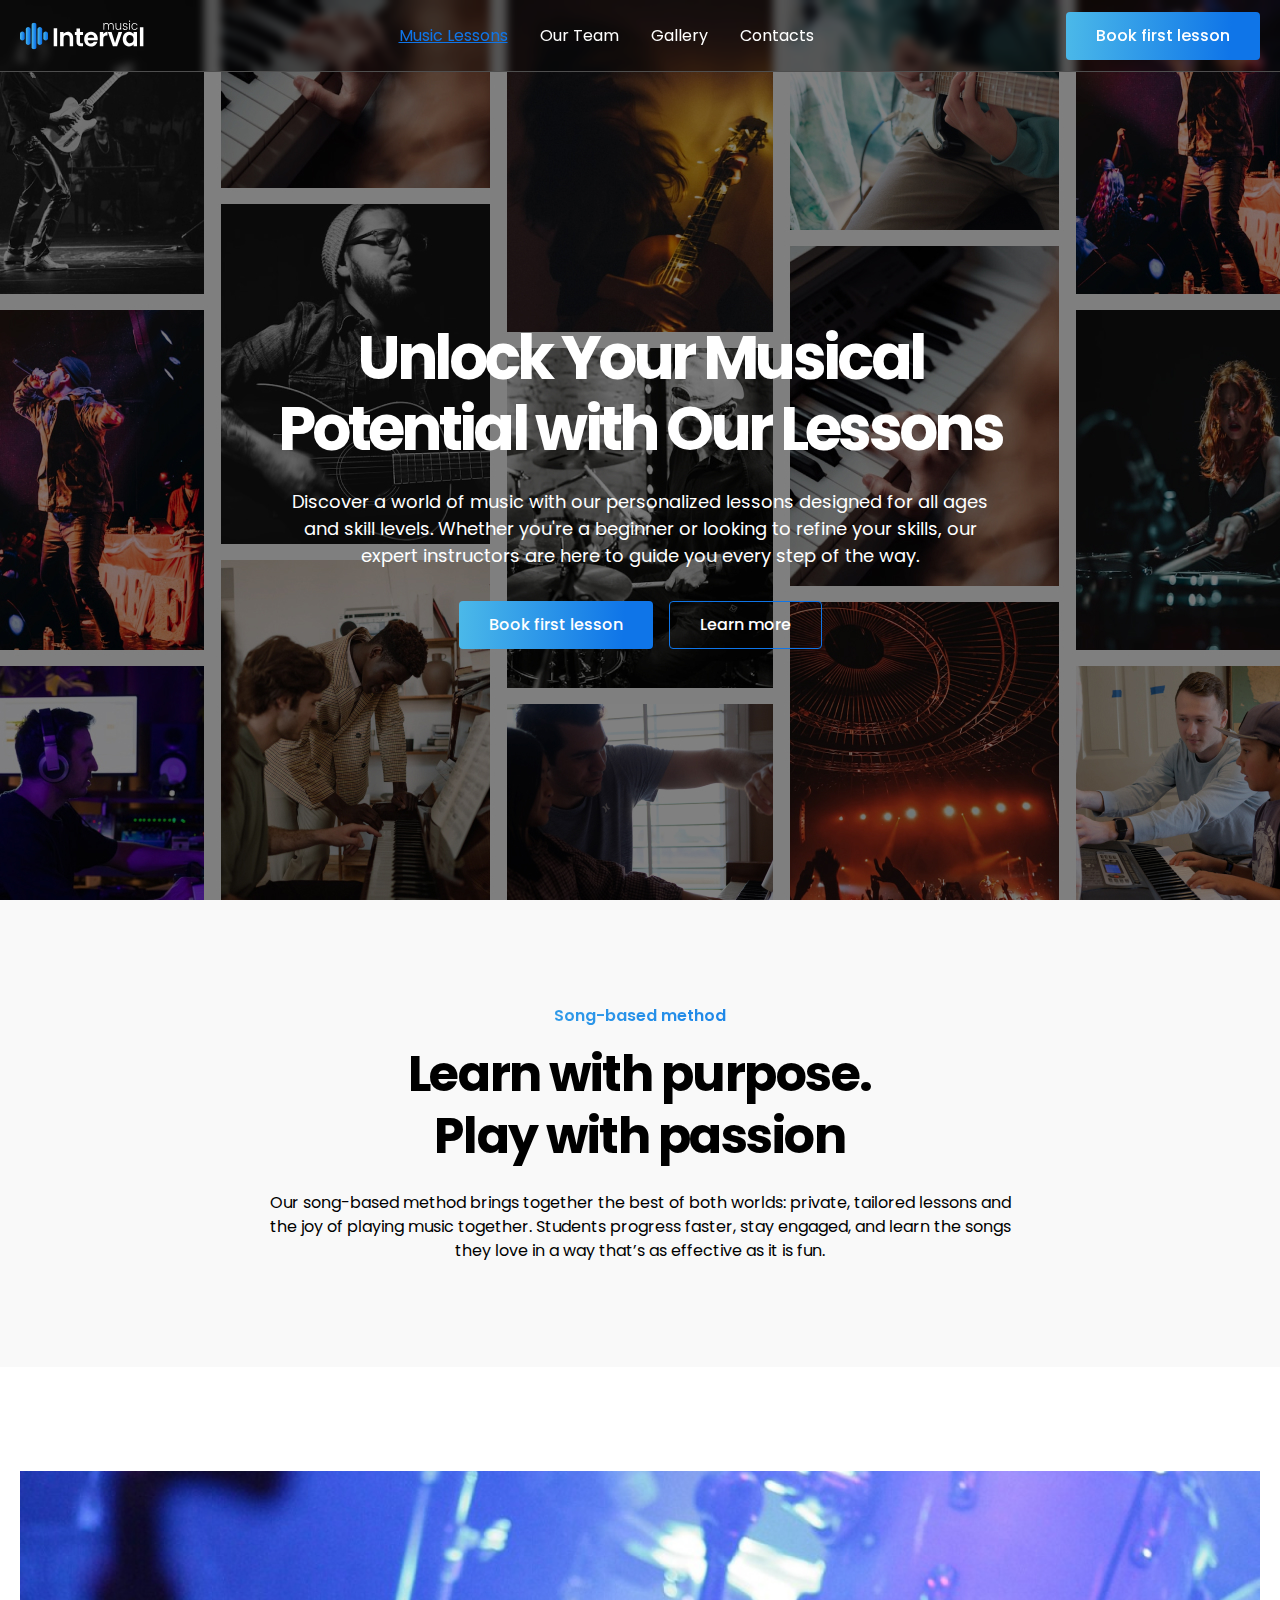
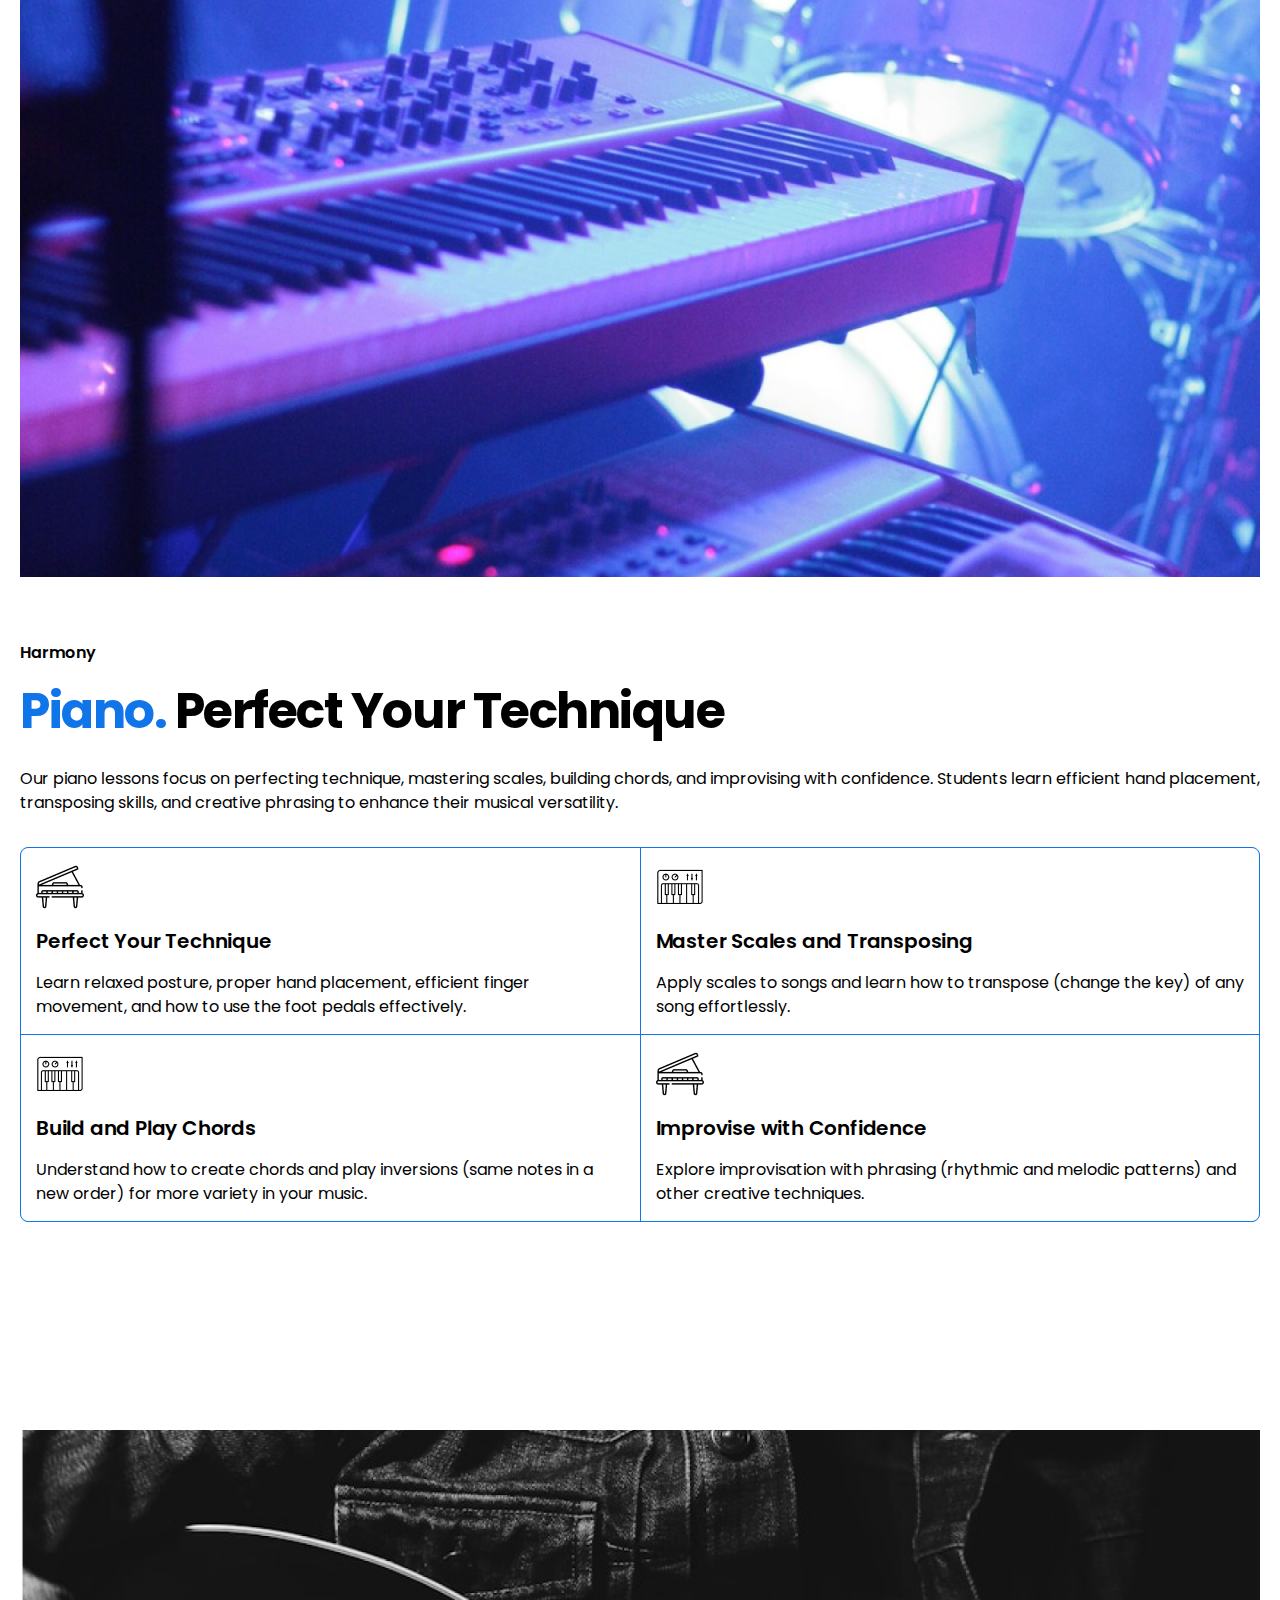
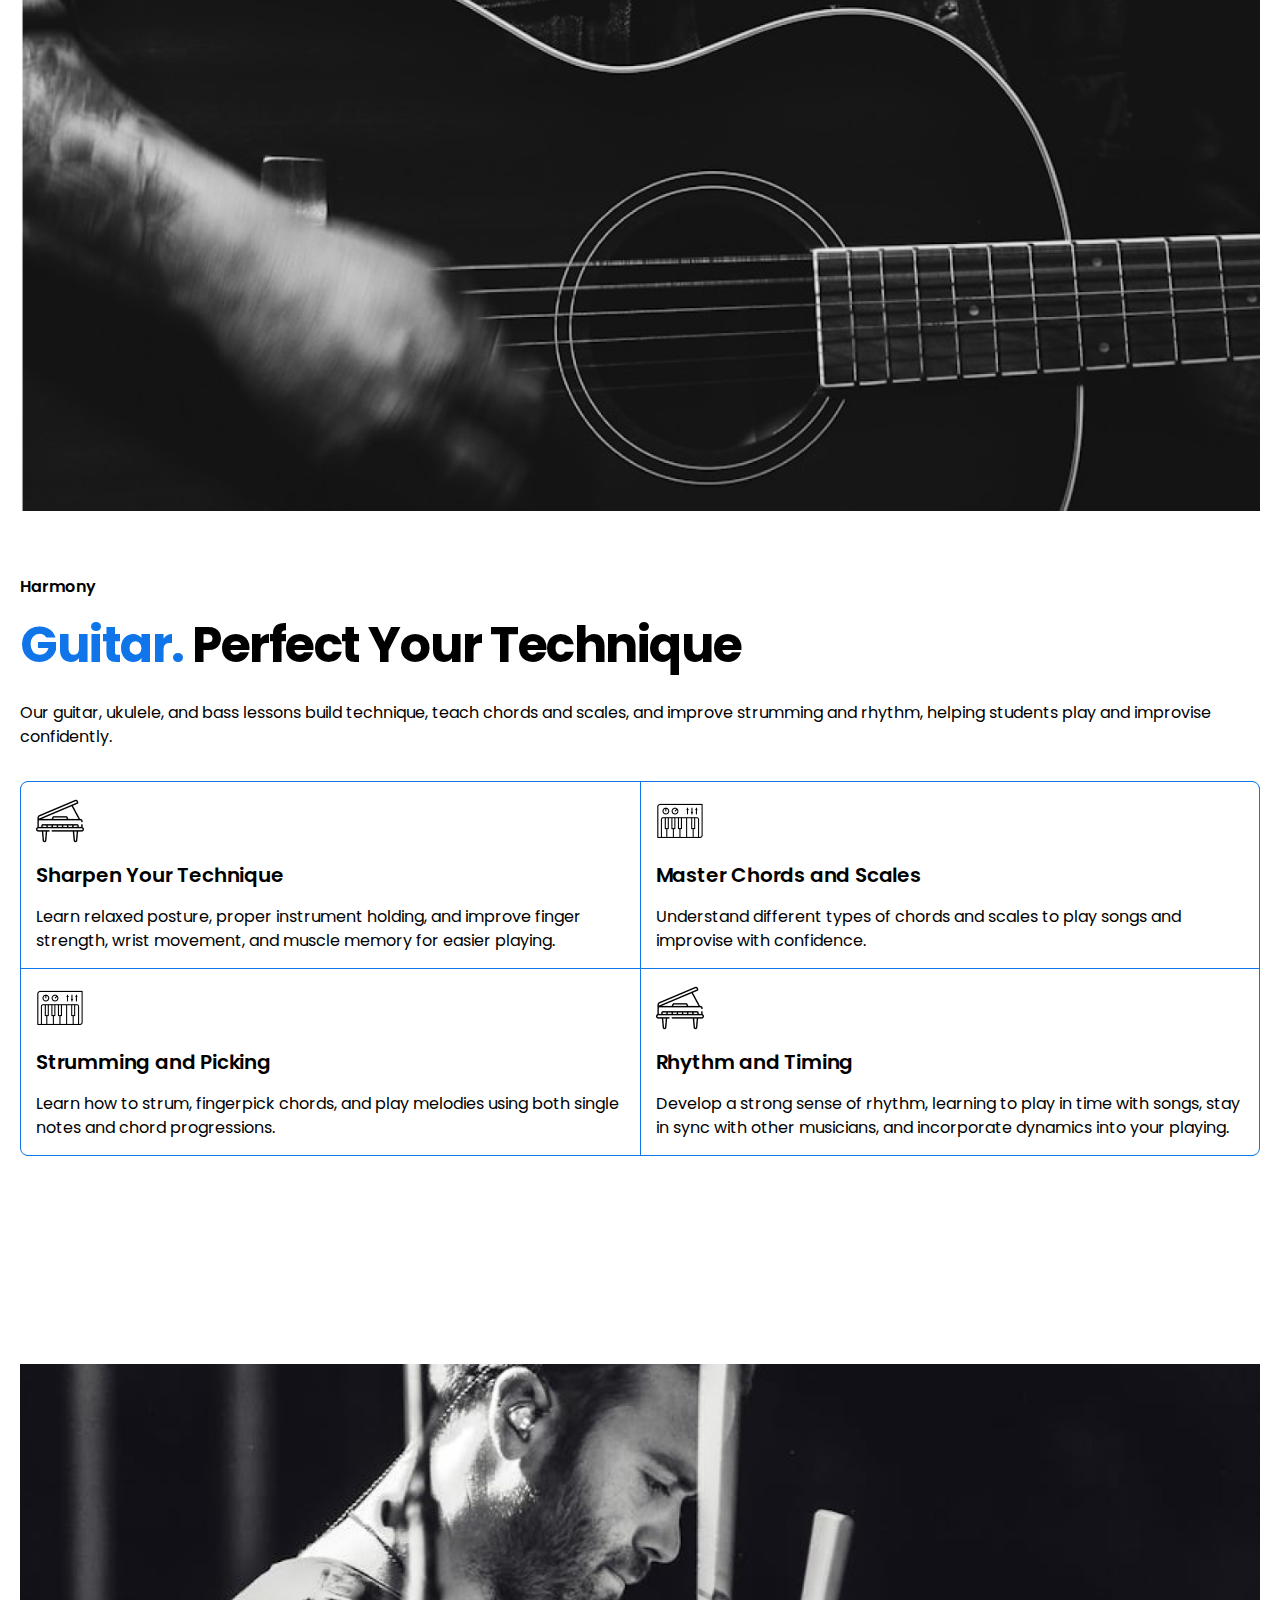
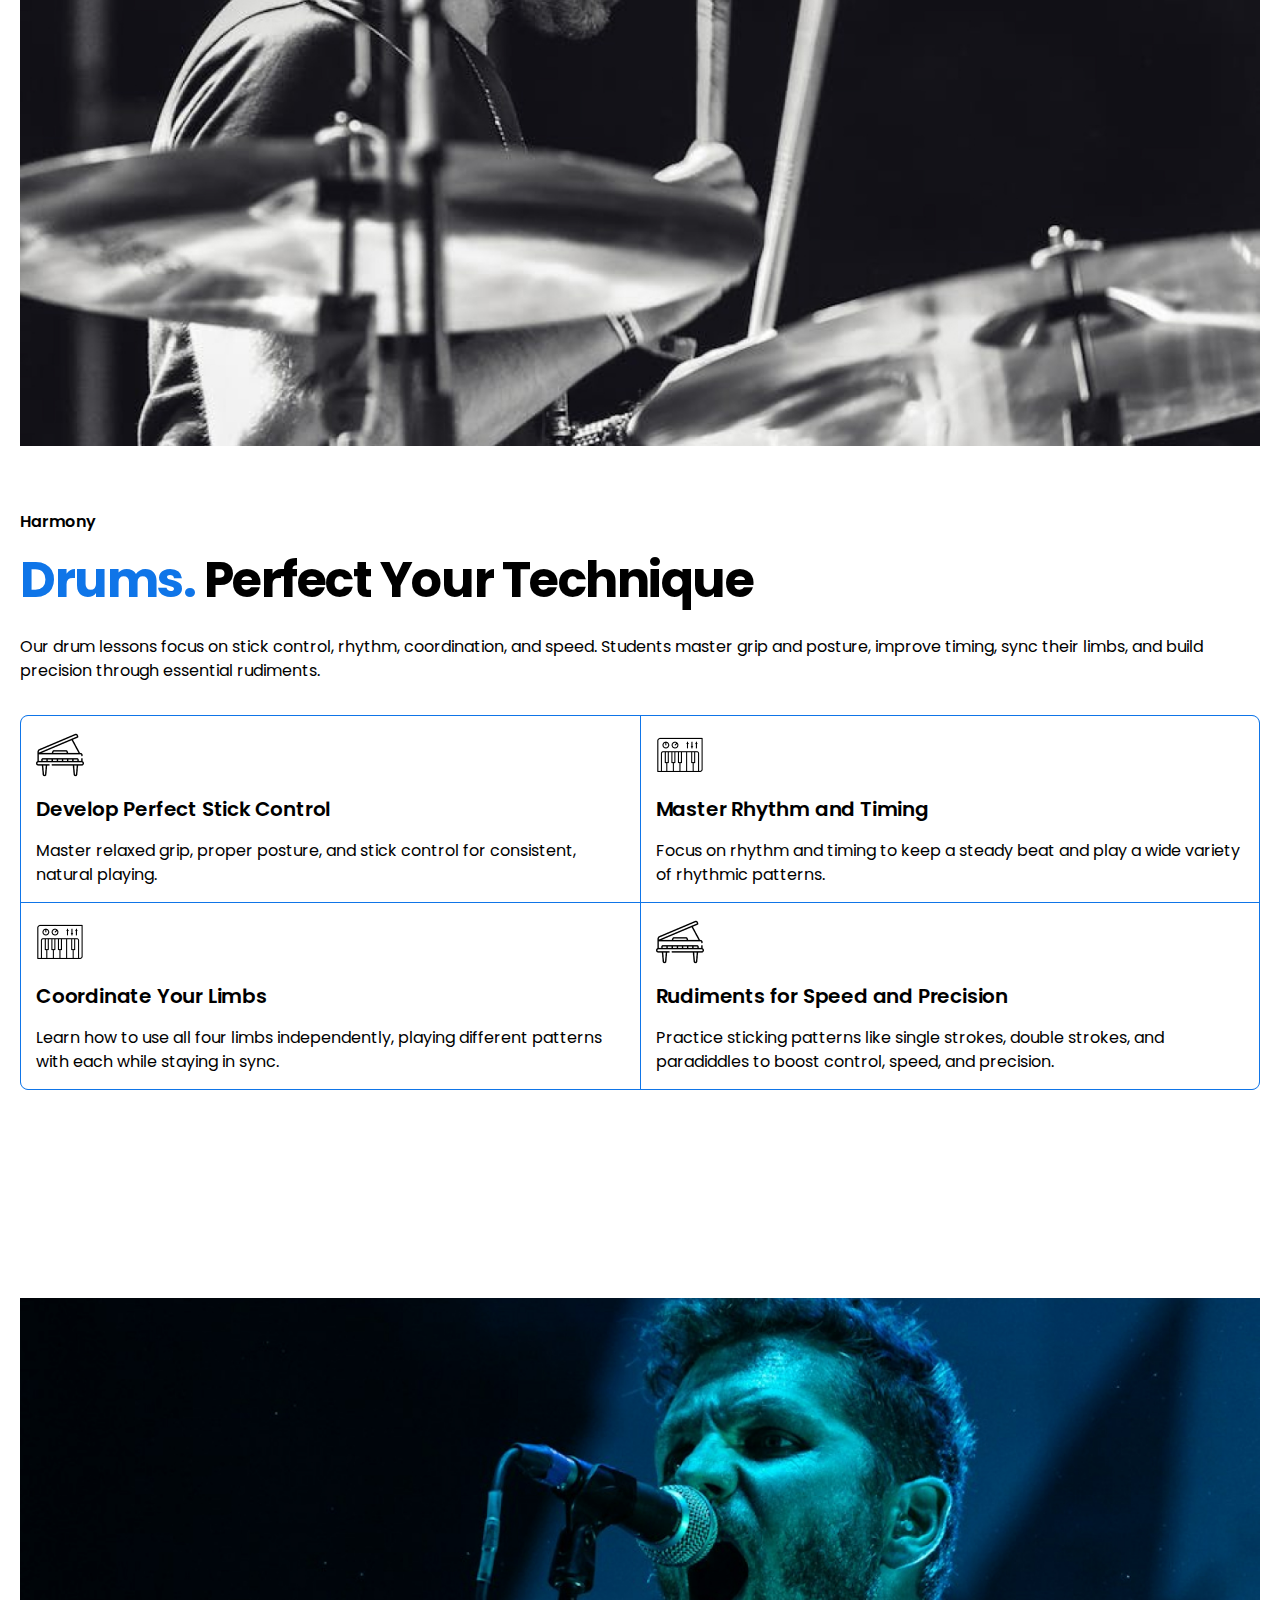
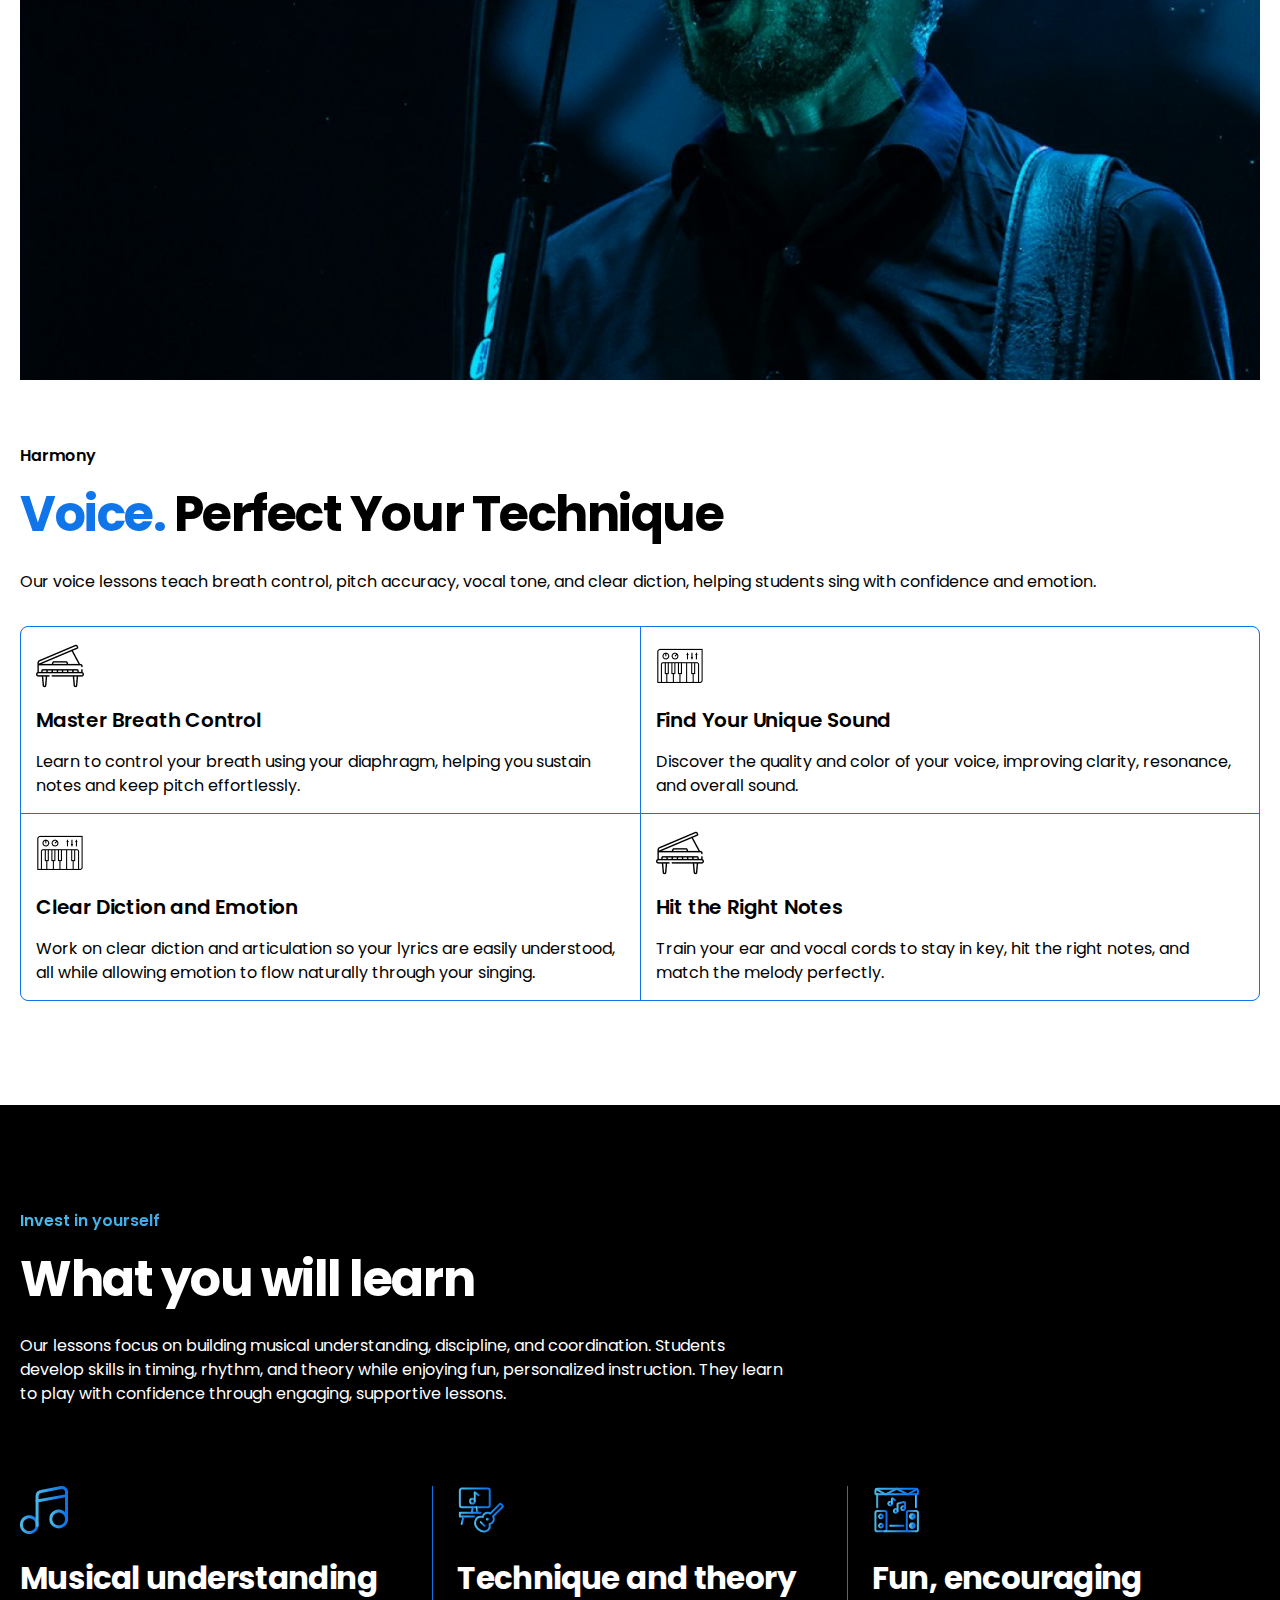
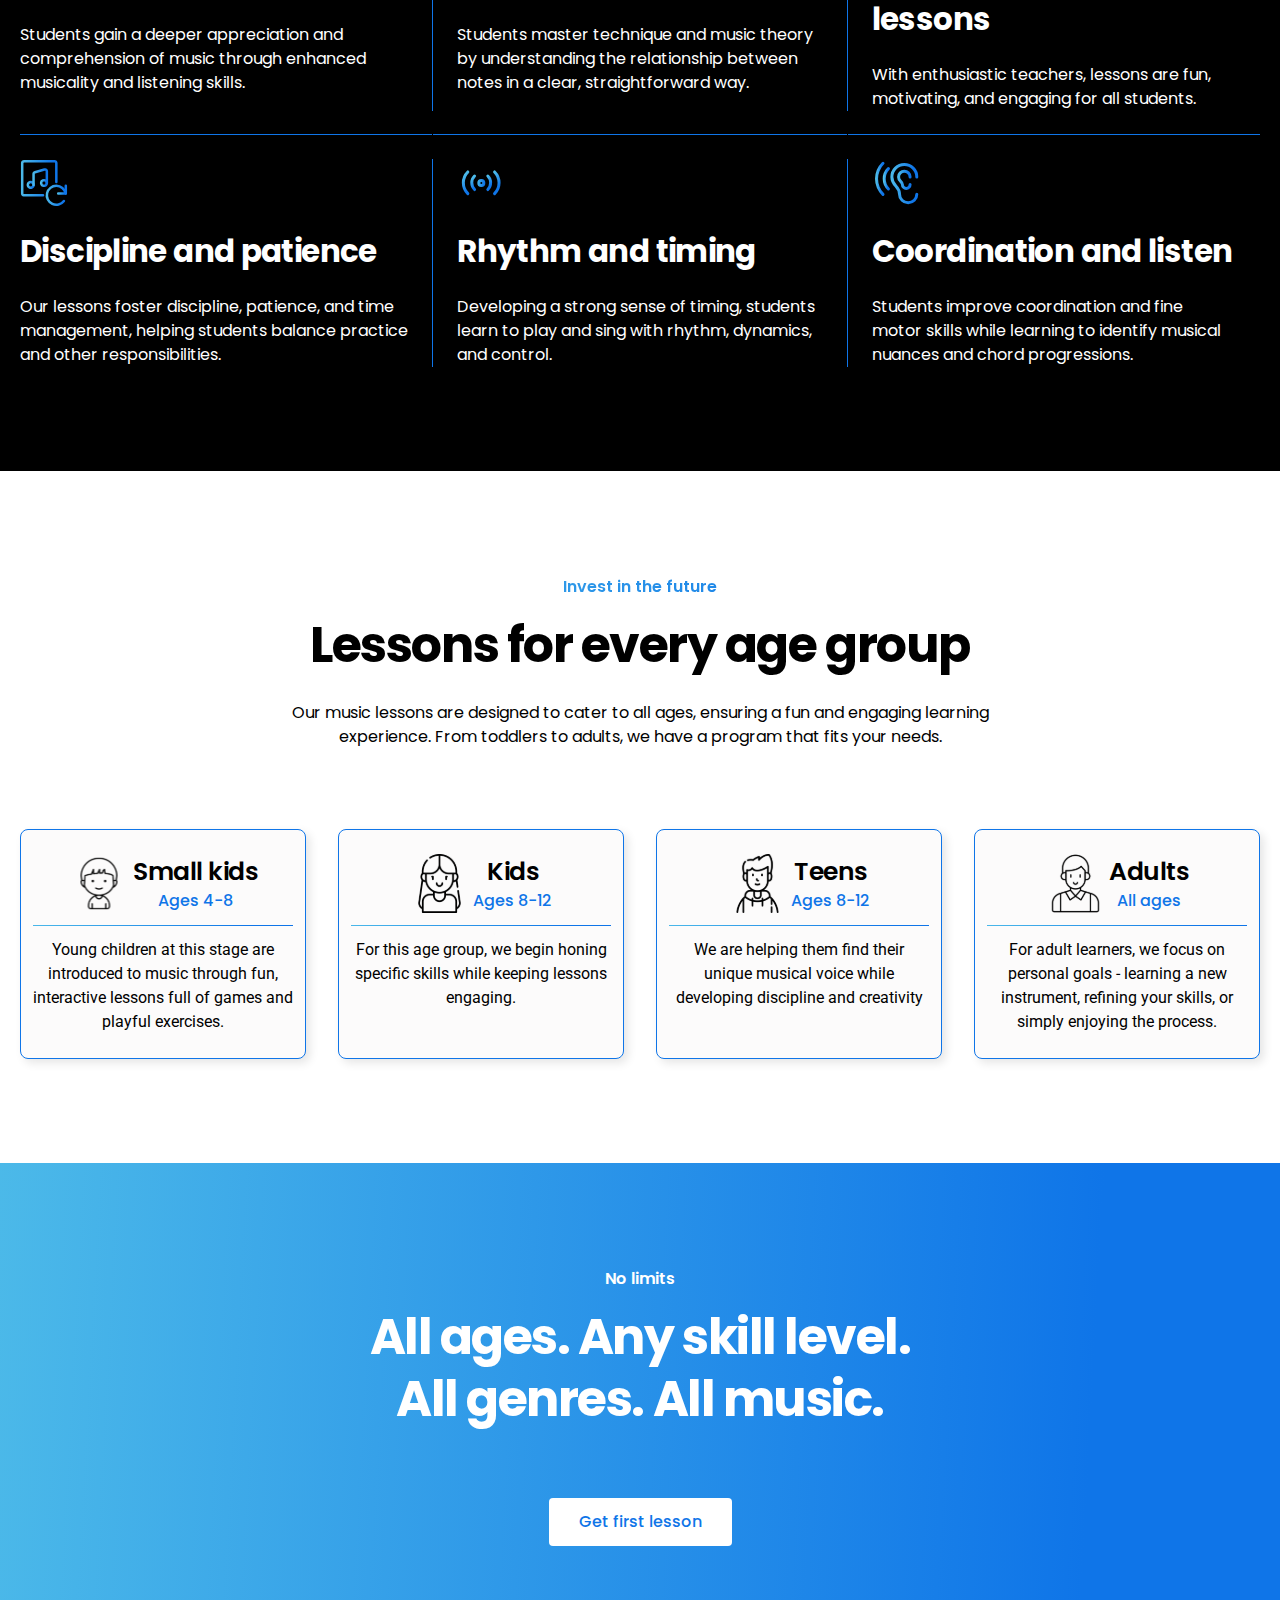
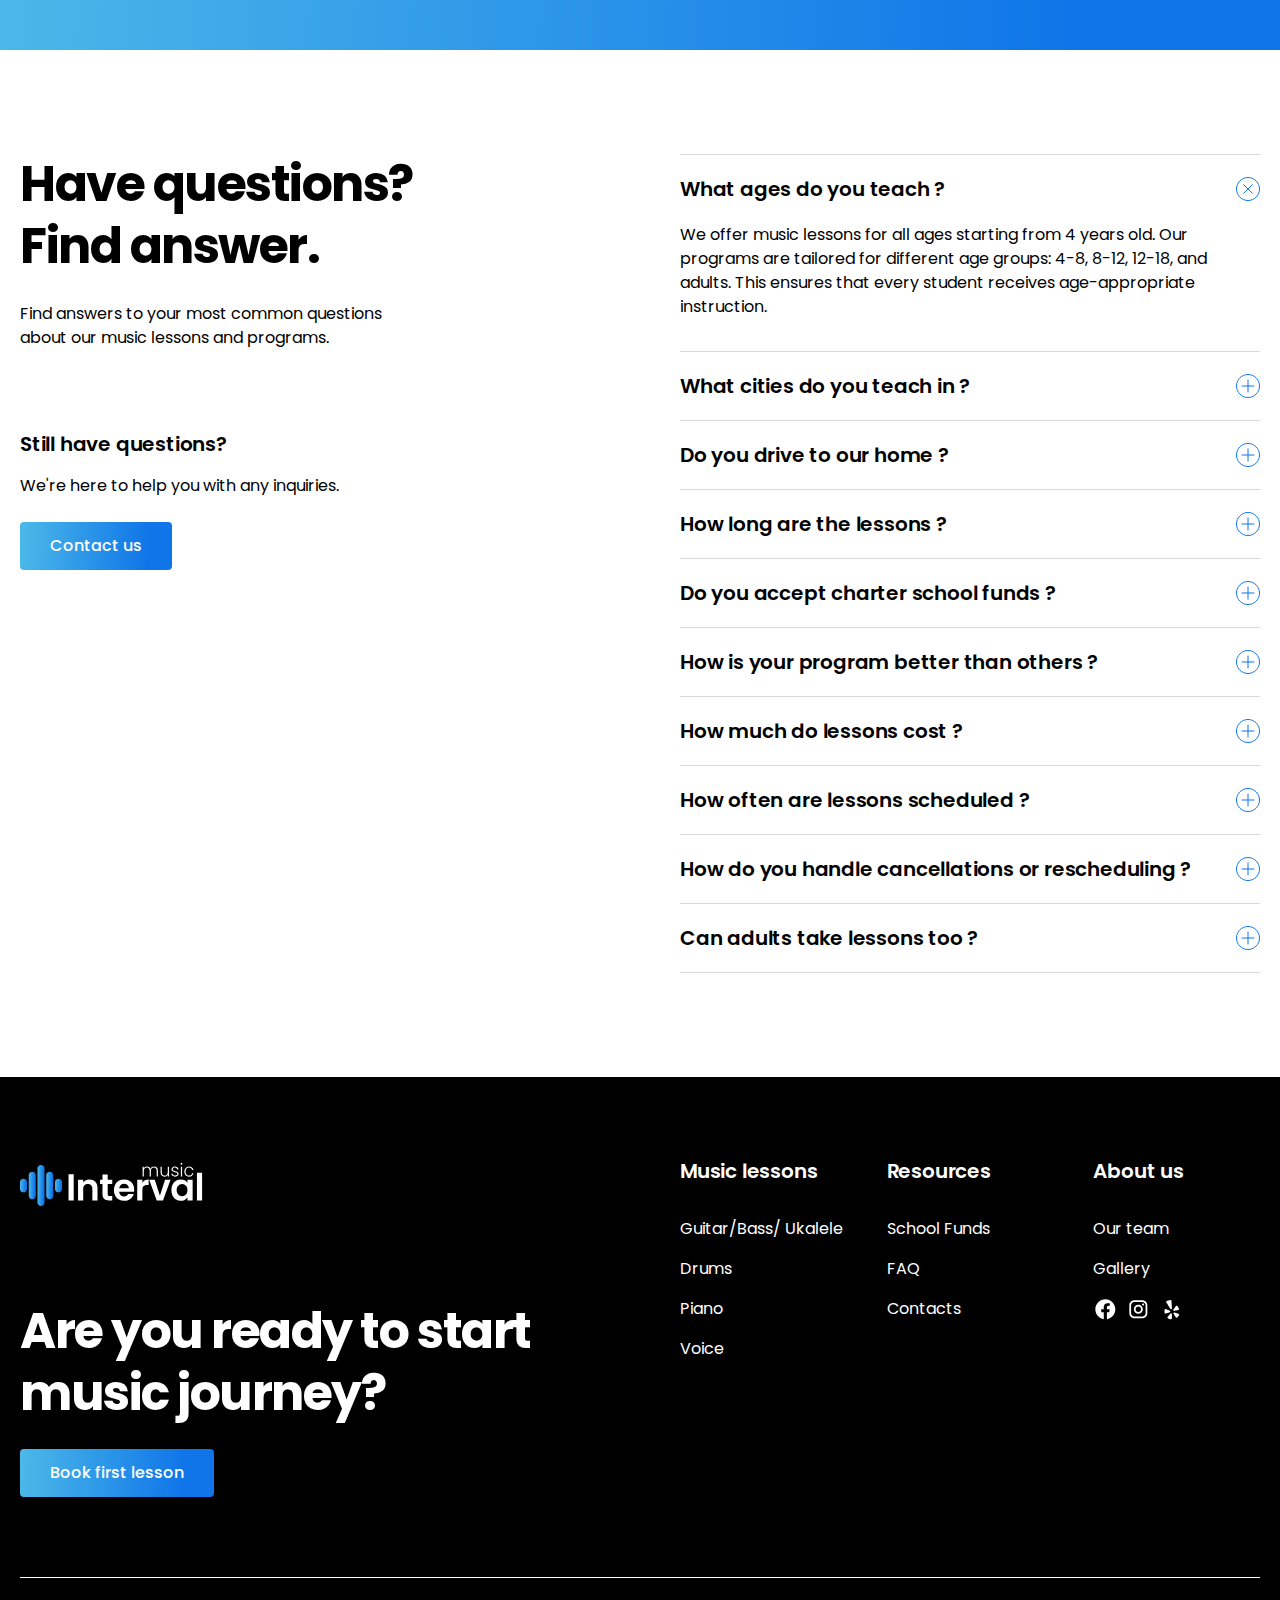
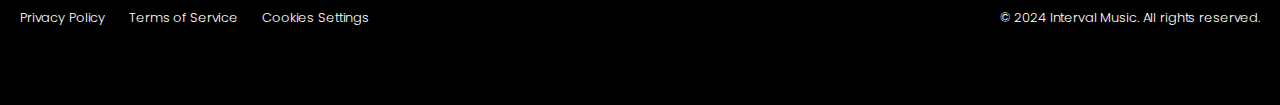
<file: lesson.html>
<!DOCTYPE html>
<html lang="en">

<head>
   <meta charset="UTF-8">
   <meta http-equiv="X-UA-Compatible" content="IE=edge">
   <meta name="viewport" content="width=device-width, initial-scale=1.0">
   <title>lesson</title>
   <meta name="description" content="....">
   <!-- open graf -->
   <meta property="og:title" content="lesson">
   <meta property="og:description " content="....">
   <meta property="og:image" content="./img/header/header--bg.jpg">
   <!-- open graf /-->
   <link rel="preconnect" href="https://fonts.googleapis.com">
   <link rel="preconnect" href="https://fonts.gstatic.com" crossorigin>
   <link href="https://fonts.googleapis.com/css2?family=Poppins:wght@100;300;400;500;600;700&family=Roboto:ital,wght@0,400;1,100&display=swap" rel="stylesheet">
   <link type="image/png" rel="icon" href="./img/header/favicon.png">
   <link rel="stylesheet" href="./css/slick-theme.css">
   <link rel="stylesheet" href="./css/slick.css">
   <link rel="stylesheet" href="./css/jquery.fancybox.min.css">
   <link rel="stylesheet" href="./css/style.css">
</head>

<body>

   <header class="header header--bg" id="glav">

      <div class="header__wrap header__wrap-fon">
         <div class="container">
               <div class="header__block">
                  <div class="header__block-logo">
                     <a class="header__logo" href="./index.html">
                        <img src="./img/header/logo-whate.svg" alt="logo">
                     </a>
                  </div>
                  <div class="header__block-nav">
                     <ul class="header__menu">
                           <li class="header__menu-item">
                              <a class="header__menu-link header__menu-link--active" href="./lesson.html">Music Lessons</a>
                           </li>
                           <li class="header__menu-item">
                              <a class="header__menu-link" href="./ourteam.html">Our Team</a>
                           </li>
                           <li class="header__menu-item">
                              <a class="header__menu-link" href="./gallery.html">Gallery</a>
                           </li>
                           <li class="header__menu-item">
                              <a class="header__menu-link" href="./contacts.html">Contacts</a>
                           </li>
                     </ul>
                  </div>

                  <div class="header__block-topbtn">
                     <a href="./contacts.html" class="header__top-link btn">Book first lesson</a>
                     <div class="header__block-burger">
                           <div class="burger burger--wh">
                              <span></span>
                           </div>
                     </div>
                  </div>

               </div>
         </div>

      </div>

      <div class="header__centr">
         <div class="header__centr-item">
            <h1 class="header__centr-glavtt">Unlock Your Musical Potential with Our Lessons</h1>
            <p class="header__centr-text">Discover a world of music with our personalized lessons designed for all ages and skill levels. Whether you're a beginner or looking to refine your skills, our expert instructors are here to guide you every step of the way.</p>
            <div class="header__centr-btns">
               <a href="./contacts.html" class="header__centr-btn btn">Book first lesson</a>
               <a href="./lesson.html" class="header__centr-btn btn-pas">Learn more</a>
            </div>
         </div>
      </div>

      <!-- munu mobilka -->
      <div class="mobilka">
         <div class="container">
            <div class="mobilka__block">
               <a class="mobilka__logo" href="./index.html">
                  <img src="./img/logo.svg" alt="logo">
               </a>
            </div>

            <div class="mobilka__box">
               <a class="mobilka__link " href="./lesson.html">
                  <img src="./img/header/menu-1.svg" alt="image">
                  <span class="mobilka__box-item">Music Lessons</span>
               </a>
               <a class="mobilka__link" href="./ourteam.html">
                  <img src="./img/header/menu-2.svg" alt="image">
                  <span class="mobilka__box-item">Our Team</span>
               </a>
               <a class="mobilka__link" href="./gallery.html">
                  <img src="./img/header/menu-3.svg" alt="image">
                  <span class="mobilka__box-item">Gallery</span>
               </a>
               <a class="mobilka__link" href="./contacts.html">
                  <img src="./img/header/menu-4.svg" alt="image">
                  <span class="mobilka__box-item">Contacts</span>
               </a>
               <a class="mobilka__link" href="#answer">
                  <img src="./img/header/menu-5.svg" alt="image">
                  <span class="mobilka__box-item">FAQ</span>
               </a>
            </div>
            <a class="mobilka__btn btn" href="#">Book first lesson</a>
            <div class="mobilka__box-message">
               <h6 class="mobilka__message-txt">Follow us on</h6>
               <div class="mobilka__box-icon">
                  <a href="https://www.facebook.com/IntervalMusicLessons/?refsrc=deprecated&_rdr" target="_blank"><img src="./img/header/Facebook.svg" alt="Facebook"></a>
                  <a href="https://www.instagram.com/intervalmusiclessons/?igshid=YmMyMTA2M2Y%3D" target="_blank"><img src="./img/header/Instagram.svg" alt="Instagram"></a>
                  <a href="https://www.yelp.com/biz/interval-music-westminster-3" target="_blank"><img src="./img/header/yelp.svg" alt="yelp"></a>
               </div>
            </div>
         </div>
      </div>
      <!-- munu mobilka/ -->
   </header>

   <section class="song oops">
      <div class="container">
         <div class="--globalbox">
            <h3 class="--globalbox__subtitle subtitle">Song-based method</h3>
            <h2 class="--globalbox__title title">Learn with purpose. <br> Play with passion</h2>
            <p class="--globalbox__text text">Our song-based method brings together the best of both worlds: private, tailored lessons and the joy of playing music together. Students progress faster, stay engaged, and learn the songs they love in a way that’s as effective as it is fun.</p>
         </div>
      </div>
   </section>

   <section class="harmony oops" id="harmony__piano">
      <div class="container">
         <div class="harmony__box">
            <div class="harmony__box-item">
               <div class="harmony__box-image">
                  <picture>
                     <source media="(min-width:1340px)" srcset="./img/harmony/harmony-1.jpg">
                     <source media="(min-width:465px)" srcset="./img/harmony/harmony-mob-1.jpg">
                     <img src="./img/harmony/harmony-mob-1.jpg" alt="image" style="width:auto;">
                   </picture>
               </div>
            </div>
            <div class="harmony__box-item">
               <div class="harmony-top-box">
                  <h3 class="harmony__subtitle">Harmony</h3>
                  <h2 class="harmony__title title"><span>Piano. </span> Perfect Your Technique</h2>
                  <p class="harmony__text text">Our piano lessons focus on perfecting technique, mastering scales, building chords, and improvising with confidence. Students learn efficient hand placement, transposing skills, and creative phrasing to enhance their musical versatility.</p>
               </div>
               <div class="harmony__bottom-box">
                  <div class="harmony__bottom-unit">
                     <img src="./img/harmony/harmony-icon-1.png" alt="img">
                     <h4 class="harmony__bottom-xmtitle">Perfect Your Technique</h4>
                     <p class="harmony__bottom-txt text">Learn relaxed posture, proper hand placement, efficient finger movement, and how to use the foot pedals effectively.</p>
                  </div>
                  <div class="harmony__bottom-unit">
                     <img src="./img/harmony/harmony-icon-2.png" alt="img">
                     <h4 class="harmony__bottom-xmtitle">Master Scales and Transposing</h4>
                     <p class="harmony__bottom-txt text">Apply scales to songs and learn how to transpose (change the key) of any song effortlessly.</p>
                  </div>
                  <div class="harmony__bottom-unit">
                     <img src="./img/harmony/harmony-icon-3.png" alt="img">
                     <h4 class="harmony__bottom-xmtitle">Build and Play Chords</h4>
                     <p class="harmony__bottom-txt text">Understand how to create chords and play inversions (same notes in a new order) for more variety in your music.</p>
                  </div>
                  <div class="harmony__bottom-unit">
                     <img src="./img/harmony/harmony-icon-4.png" alt="img">
                     <h4 class="harmony__bottom-xmtitle">Improvise with Confidence</h4>
                     <p class="harmony__bottom-txt text">Explore improvisation with phrasing (rhythmic and melodic patterns) and other creative techniques.</p>
                  </div>
               </div>
            </div>
         </div>
      </div>
   </section>

   <section class="harmony oops harmony__guitar" id="harmony__guitar">
      <div class="container">
         <div class="harmony__box">
            <div class="harmony__box-item">
               <div class="harmony__box-image">
                  <picture>
                     <source media="(min-width:1340px)" srcset="./img/harmony/harmony-2.jpg">
                     <source media="(min-width:465px)" srcset="./img/harmony/harmony-mob-2.jpg">
                     <img src="./img/harmony/harmony-mob-2.jpg" alt="image" style="width:auto;">
                   </picture>
               </div>
            </div>
            <div class="harmony__box-item">
               <div class="harmony-top-box">
                  <h3 class="harmony__subtitle">Harmony</h3>
                  <h2 class="harmony__title title"><span>Guitar. </span> Perfect Your Technique</h2>
                  <p class="harmony__text text">Our guitar, ukulele, and bass lessons build technique, teach chords and scales, and improve strumming and rhythm, helping students play and improvise confidently.</p>
               </div>
               <div class="harmony__bottom-box">
                  <div class="harmony__bottom-unit">
                     <img src="./img/harmony/harmony-icon-1.png" alt="img">
                     <h4 class="harmony__bottom-xmtitle">Sharpen Your Technique</h4>
                     <p class="harmony__bottom-txt text">Learn relaxed posture, proper instrument holding, and improve finger strength, wrist movement, and muscle memory for easier playing.</p>
                  </div>
                  <div class="harmony__bottom-unit">
                     <img src="./img/harmony/harmony-icon-2.png" alt="img">
                     <h4 class="harmony__bottom-xmtitle">Master Chords and Scales</h4>
                     <p class="harmony__bottom-txt text">Understand different types of chords and scales to play songs and improvise with confidence.</p>
                  </div>
                  <div class="harmony__bottom-unit">
                     <img src="./img/harmony/harmony-icon-3.png" alt="img">
                     <h4 class="harmony__bottom-xmtitle">Strumming and Picking</h4>
                     <p class="harmony__bottom-txt text">Learn how to strum, fingerpick chords, and play melodies using both single notes and chord progressions.</p>
                  </div>
                  <div class="harmony__bottom-unit">
                     <img src="./img/harmony/harmony-icon-4.png" alt="img">
                     <h4 class="harmony__bottom-xmtitle">Rhythm and Timing</h4>
                     <p class="harmony__bottom-txt text">Develop a strong sense of rhythm, learning to play in time with songs, stay in sync with other musicians, and incorporate dynamics into your playing.</p>
                  </div>
               </div>
            </div>
         </div>
      </div>
   </section>

   <section class="harmony oops" id="harmony__drums">
      <div class="container">
         <div class="harmony__box">
            <div class="harmony__box-item">
               <div class="harmony__box-image">
                  <picture>
                     <source media="(min-width:1340px)" srcset="./img/harmony/harmony-3.jpg">
                     <source media="(min-width:465px)" srcset="./img/harmony/harmony-mob-3.jpg">
                     <img src="./img/harmony/harmony-mob-3.jpg" alt="image" style="width:auto;">
                   </picture>
               </div>
            </div>
            <div class="harmony__box-item">
               <div class="harmony-top-box">
                  <h3 class="harmony__subtitle">Harmony</h3>
                  <h2 class="harmony__title title"><span>Drums. </span> Perfect Your Technique</h2>
                  <p class="harmony__text text">Our drum lessons focus on stick control, rhythm, coordination, and speed. Students master grip and posture, improve timing, sync their limbs, and build precision through essential rudiments.</p>
               </div>
               <div class="harmony__bottom-box">
                  <div class="harmony__bottom-unit">
                     <img src="./img/harmony/harmony-icon-1.png" alt="img">
                     <h4 class="harmony__bottom-xmtitle">Develop Perfect Stick Control</h4>
                     <p class="harmony__bottom-txt text">Master relaxed grip, proper posture, and stick control for consistent, natural playing.</p>
                  </div>
                  <div class="harmony__bottom-unit">
                     <img src="./img/harmony/harmony-icon-2.png" alt="img">
                     <h4 class="harmony__bottom-xmtitle">Master Rhythm and Timing</h4>
                     <p class="harmony__bottom-txt text">Focus on rhythm and timing to keep a steady beat and play a wide variety of rhythmic patterns.</p>
                  </div>
                  <div class="harmony__bottom-unit">
                     <img src="./img/harmony/harmony-icon-3.png" alt="img">
                     <h4 class="harmony__bottom-xmtitle">Coordinate Your Limbs</h4>
                     <p class="harmony__bottom-txt text">Learn how to use all four limbs independently, playing different patterns with each while staying in sync.</p>
                  </div>
                  <div class="harmony__bottom-unit">
                     <img src="./img/harmony/harmony-icon-4.png" alt="img">
                     <h4 class="harmony__bottom-xmtitle">Rudiments for Speed and Precision</h4>
                     <p class="harmony__bottom-txt text">Practice sticking patterns like single strokes, double strokes, and paradiddles to boost control, speed, and precision.</p>
                  </div>
               </div>
            </div>
         </div>
      </div>
   </section>

   <section class="harmony oops" id="harmony__voice">
      <div class="container">
         <div class="harmony__box">
            <div class="harmony__box-item">
               <div class="harmony__box-image">
                  <picture>
                     <source media="(min-width:1340px)" srcset="./img/harmony/harmony-4.jpg">
                     <source media="(min-width:465px)" srcset="./img/harmony/harmony-mob-4.jpg">
                     <img src="./img/harmony/harmony-mob-4.jpg" alt="image" style="width:auto;">
                   </picture>
               </div>
            </div>
            <div class="harmony__box-item">
               <div class="harmony-top-box">
                  <h3 class="harmony__subtitle">Harmony</h3>
                  <h2 class="harmony__title title"><span>Voice. </span> Perfect Your Technique</h2>
                  <p class="harmony__text text">Our voice lessons teach breath control, pitch accuracy, vocal tone, and clear diction, helping students sing with confidence and emotion.</p>
               </div>
               <div class="harmony__bottom-box">
                  <div class="harmony__bottom-unit">
                     <img src="./img/harmony/harmony-icon-1.png" alt="img">
                     <h4 class="harmony__bottom-xmtitle">Master Breath Control</h4>
                     <p class="harmony__bottom-txt text">Learn to control your breath using your diaphragm, helping you sustain notes and keep pitch effortlessly.</p>
                  </div>
                  <div class="harmony__bottom-unit">
                     <img src="./img/harmony/harmony-icon-2.png" alt="img">
                     <h4 class="harmony__bottom-xmtitle">Find Your Unique Sound</h4>
                     <p class="harmony__bottom-txt text">Discover the quality and color of your voice, improving clarity, resonance, and overall sound.</p>
                  </div>
                  <div class="harmony__bottom-unit">
                     <img src="./img/harmony/harmony-icon-3.png" alt="img">
                     <h4 class="harmony__bottom-xmtitle">Clear Diction and Emotion</h4>
                     <p class="harmony__bottom-txt text">Work on clear diction and articulation so your lyrics are easily understood, all while allowing emotion to flow naturally through your singing.</p>
                  </div>
                  <div class="harmony__bottom-unit">
                     <img src="./img/harmony/harmony-icon-4.png" alt="img">
                     <h4 class="harmony__bottom-xmtitle">Hit the Right Notes</h4>
                     <p class="harmony__bottom-txt text">Train your ear and vocal cords to stay in key, hit the right notes, and match the melody perfectly.</p>
                  </div>
               </div>
            </div>
         </div>
      </div>
   </section>

   <section class="train oops">
      <div class="container">
         <div class="train--globalbox --globalbox">
            <h3 class="--globalbox__subtitle subtitle">Invest in yourself</h3>
            <h2 class="--globalbox__title title">What you will learn</h2>
            <p class="--globalbox__text text">Our lessons focus on building musical understanding, discipline, and coordination. Students develop skills in timing, rhythm, and theory while enjoying fun, personalized instruction. They learn to play with confidence through engaging, supportive lessons.</p>
         </div>
         <div class="train__box">
            <div class="train__box-item">
               <img class="train__image" src="./img/train/1.svg" alt="img">
               <h4 class="train__title-cart">Musical understanding</h4>
               <p class="train__text-cart text">Students gain a deeper appreciation and comprehension of music through enhanced musicality and listening skills.</p>
            </div>
            <div class="train__box-item">
               <img class="train__image" src="./img/train/2.svg" alt="img">
               <h4 class="train__title-cart">Technique and theory</h4>
               <p class="train__text-cart text">Students master technique and music theory by understanding the relationship between notes in a clear, straightforward way.</p>
            </div>
            <div class="train__box-item">
               <img class="train__image" src="./img/train/3.svg" alt="img">
               <h4 class="train__title-cart">Fun, encouraging lessons</h4>
               <p class="train__text-cart text">With enthusiastic teachers, lessons are fun, motivating, and engaging for all students.</p>
            </div>
            <div class="train__box-item">
               <img class="train__image" src="./img/train/4.svg" alt="img">
               <h4 class="train__title-cart">Discipline and patience</h4>
               <p class="train__text-cart text">Our lessons foster discipline, patience, and time management, helping students balance practice and other responsibilities.</p>
            </div>
            <div class="train__box-item">
               <img class="train__image" src="./img/train/5.svg" alt="img">
               <h4 class="train__title-cart">Rhythm and timing</h4>
               <p class="train__text-cart text">Developing a strong sense of timing, students learn to play and sing with rhythm, dynamics, and control.</p>
            </div>
            <div class="train__box-item">
               <img class="train__image" src="./img/train/6.svg" alt="img">
               <h4 class="train__title-cart">Coordination and listen</h4>
               <p class="train__text-cart text">Students improve coordination and fine motor skills while learning to identify musical nuances and chord progressions.</p>
            </div>
         </div>
      </div>
   </section>

   <section class="invest oops">
      <div class="container">
         <div class="--globalbox">
            <h3 class="--globalbox__subtitle subtitle">Invest in the future</h3>
            <h2 class="--globalbox__title title">Lessons for every age group</h2>
            <p class="--globalbox__text text">Our music lessons are designed to cater to all ages, ensuring a fun and engaging learning experience. From toddlers to adults, we have a program that fits your needs.</p>
         </div>
               <!-- block cartochek -->
         <div class="invest__box">
            <div class="invest__box-cart">
               <div class="invest__cart-top">
                  <img src="./img/invest/1.svg" alt="img">
                  <div class="invest__cart-grup">
                     <h4 class="invest__cart-title">Small kids</h4>
                     <h5 class="invest__cart-subtitle">Ages 4-8</h5>
                  </div>
               </div>
               <p class="invest__cart-txt">Young children at this stage are introduced to music through fun, interactive lessons full of games and playful exercises.</p>
            </div>
            <div class="invest__box-cart">
               <div class="invest__cart-top">
                  <img src="./img/invest/2.svg" alt="img">
                  <div class="invest__cart-grup">
                     <h4 class="invest__cart-title">Kids</h4>
                     <h5 class="invest__cart-subtitle">Ages 8-12</h5>
                  </div>
               </div>
               <p class="invest__cart-txt">For this age group, we begin honing specific skills while keeping lessons engaging.</p>
            </div>
            <div class="invest__box-cart">
               <div class="invest__cart-top">
                  <img src="./img/invest/3.svg" alt="img">
                  <div class="invest__cart-grup">
                     <h4 class="invest__cart-title">Teens</h4>
                     <h5 class="invest__cart-subtitle">Ages 8-12</h5>
                  </div>
               </div>
               <p class="invest__cart-txt">We are helping them find their unique musical voice while developing discipline and creativity</p>
            </div>
            <div class="invest__box-cart">
               <div class="invest__cart-top">
                  <img src="./img/invest/4.svg" alt="img">
                  <div class="invest__cart-grup">
                     <h4 class="invest__cart-title">Adults</h4>
                     <h5 class="invest__cart-subtitle">All ages</h5>
                  </div>
               </div>
               <p class="invest__cart-txt">For adult learners, we focus on personal goals - learning a new instrument, refining your skills, or simply enjoying the process.</p>
            </div>
         </div>
      </div>
   </section>

   <section class="nolimits oops">
      <div class="container">
         <div class="nolimits__box --globalbox">
            <h3 class="nolimits__subtitle --globalbox__subtitle">No limits</h3>
            <h2 class="--globalbox__title title">All ages. Any skill level.
               All genres. All music.</h2>
               <a class="nolimits__btn btn" href="./contacts.html">Get first lesson</a>
         </div>
      </div>
   </section>

   <section class="answer oops" id="answer">
      <div class="container">
         <div class="answer__box">
            <div class="answer__box-item">
               <div class="answer--globalbox --globalbox">
                  <h2 class="answer--globalbox__title --globalbox__title title">Have questions?
                     Find answer.</h2>
                  <p class="--globalbox__text text">Find answers to your most common questions about our music lessons and programs.</p>
               </div>
               <div class="answer__bl answer__bl-desctop">
                  <h5 class="answer__sabtitle">Still have questions?</h5>
                  <span class="answer__helptext">We're here to help you with any inquiries.</span>
                  <a href="./contacts.html" class="answer__link btn">Contact us</a>
               </div>
            </div>
            <!-- right box -->
            <div class="answer__box-item">
               <div class="accordion-2" id="accordion2">
                  <div class="accordion-2__item accordion-2__item_show">
                    <div class="accordion-2__header">
                     <p class="accordion-2__header-txt">What ages do you teach&nbsp;?</p>
                    </div>
                    <div class="accordion-2__body">
                     We offer music lessons for all ages starting from 4 years old. Our programs are tailored for different age groups: 4-8, 8-12, 12-18, and adults. This ensures that every student receives age-appropriate instruction.
                    </div>
                  </div>
                  <div class="accordion-2__item">
                    <div class="accordion-2__header">
                     <p class="accordion-2__header-txt">What cities do you teach in&nbsp;?</p>
                    </div>
                    <div class="accordion-2__body">
                     We are available to teach in Orange County, CA, as well as online via Zoom for remote lessons, making our program accessible no matter where you are.
                    </div>
                  </div>
                  <div class="accordion-2__item">
                    <div class="accordion-2__header">
                     <p class="accordion-2__header-txt">Do you drive to our home&nbsp;?</p>
                    </div>
                    <div class="accordion-2__body">
                     Yes! We offer in-home lessons for your convenience, and we also have a fully equipped home studio in Huntington Beach with every instrument available for use during the lesson.
                    </div>
                  </div>
                  <div class="accordion-2__item">
                    <div class="accordion-2__header">
                     <p class="accordion-2__header-txt">How long are the lessons&nbsp;?</p>
                    </div>
                    <div class="accordion-2__body">
                     We require a minimum of 1 hour per household to accommodate for drive time. You can split the time between multiple students, especially for younger children who may benefit from shorter sessions.
                    </div>
                  </div>
                  <div class="accordion-2__item">
                    <div class="accordion-2__header">
                     <p class="accordion-2__header-txt">Do you accept charter school funds&nbsp;?</p>
                    </div>
                    <div class="accordion-2__body">
                     Yes! We currently partner with Cabrillo Point, iLead, Excel, Granite Mountain, and Sky Mountain. If your charter school isn’t listed, we can apply to become a verified vendor, making it easier for you to cover the cost of lessons.
                    </div>
                  </div>
                  <div class="accordion-2__item">
                    <div class="accordion-2__header">
                     <p class="accordion-2__header-txt">How is your program better than others&nbsp;?</p>
                    </div>
                    <div class="accordion-2__body">
                     Our program is built around a unique song-based method, allowing students to learn the music they love while building strong technique and musicality. We offer personalized instruction tailored to each student’s goals, and with experienced instructors, students see faster progress. 
                     <br>
                     Plus, we provide the flexibility of in-home or studio lessons, and online options, making learning convenient for your schedule.
                    </div>
                  </div>
                  <div class="accordion-2__item">
                    <div class="accordion-2__header">
                     <p class="accordion-2__header-txt">How much do lessons cost&nbsp;?</p>
                    </div>
                    <div class="accordion-2__body">
                     Our lessons are $75 per 1-hour session. Charter school funds can be used to cover these costs, and we are happy to assist with the process of applying funds.
                    </div>
                  </div>
                  <div class="accordion-2__item">
                    <div class="accordion-2__header">
                     <p class="accordion-2__header-txt">How often are lessons scheduled&nbsp;?</p>
                    </div>
                    <div class="accordion-2__body">
                     We recommend weekly lessons to ensure consistent progress, but we work with your schedule to find a frequency that fits your needs best.
                    </div>
                  </div>
                  <div class="accordion-2__item">
                    <div class="accordion-2__header">
                     <p class="accordion-2__header-txt">How do you handle cancellations or rescheduling&nbsp;?</p>
                    </div>
                    <div class="accordion-2__body">
                     We have a flexible cancellation policy, requesting 24-hour notice to reschedule without a fee. Emergencies are always considered, and we work to accommodate any necessary changes.
                    </div>
                  </div>
                  <div class="accordion-2__item">
                    <div class="accordion-2__header">
                     <p class="accordion-2__header-txt">Can adults take lessons too&nbsp;?</p>
                    </div>
                    <div class="accordion-2__body">
                     Absolutely! We offer lessons for all ages, including adults who are learning for the first time or revisiting an old passion. It’s never too late to start your musical journey!
                    </div>
                  </div>
                </div>
            </div>
         </div>
         <!-- показываем на мобилке -->
         <div class="answer__bl answer__bl-mobilka">
            <h5 class="answer__sabtitle">Still have questions?</h5>
            <span class="answer__helptext">We're here to help you with any inquiries.</span>
            <a href="#" class="answer__link btn">Contact us</a>
         </div>
      </div>
   </section>

   <footer class="footer">
      <div class="container">
         <div class="footer__box">
            <div class="footer__box-item footer__box-in">
               <a class="footer__block-logo" href="./index.html">
                  <img src="./img/footer/logo.svg" alt="logo">
               </a>
               <div class="footer__block-titlebtn">
                  <h2 class="footer__title title">Are you ready to start music journey?</h2>
                  <a href="#" class="footer__btn btn">Book first lesson</a>
               </div>
            </div>

            <div class="footer__box-item footer__box-menu">
               <div class="footer__item-menu">
                  <h3 class="footer__subtitle">Music lessons</h3>
                  <ul class="footer__list">
                     <li class="footer__list-li">
                        <a href="#harmony__guitar" class="footer__list-link">Guitar/Bass/ Ukalele</a>
                     </li>
                     <li class="footer__list-li">
                        <a href="#harmony__drums" class="footer__list-link">Drums</a>
                     </li>
                     <li class="footer__list-li">
                        <a href="#harmony__piano" class="footer__list-link">Piano</a>
                     </li>
                     <li class="footer__list-li">
                        <a href="#harmony__voice" class="footer__list-link">Voice</a>
                     </li>
                  </ul>
               </div>
               <div class="footer__item-menu">
                  <h3 class="footer__subtitle">Resources</h3>
                  <ul class="footer__list">
                     <li class="footer__list-li">
                        <a href="./index.html#covers" class="footer__list-link">School Funds</a>
                     </li>
                     <li class="footer__list-li">
                        <a href="#answer" class="footer__list-link">FAQ</a>
                     </li>
                     <li class="footer__list-li">
                        <a href="./contacts.html" class="footer__list-link">Contacts</a>
                     </li>
                  </ul>
               </div>
               <div class="footer__item-menu">
                  <h3 class="footer__subtitle">About us</h3>
                  <ul class="footer__list">
                     <li class="footer__list-li">
                        <a href="#" class="footer__list-link">Our team</a>
                     </li>
                     <li class="footer__list-li">
                        <a href="#" class="footer__list-link">Gallery</a>
                     </li>
                  </ul>
                  <div class="footer__icon-grup">
                     <a href="https://www.facebook.com/IntervalMusicLessons/?refsrc=deprecated&_rdr" class="footer__icon"><img src="./img/footer/Facebook.svg" alt="facebook"></a>
                     <a href="https://www.instagram.com/intervalmusiclessons/?igshid=YmMyMTA2M2Y%3D" class="footer__icon"><img src="./img/footer/Instagram.svg" alt="instagram"></a>
                     <a href="https://www.yelp.com/biz/interval-music-westminster-3" class="footer__icon"><img src="./img/footer/yelp.svg" alt="yelp"></a>
                  </div>
               </div>
            </div>
         </div>
         <div class="footer__bottom-bl">
            <div class="footer__bottom-unintext">
               <a href="#" class="footer__bottom-link">Privacy Policy</a>
               <a href="#" class="footer__bottom-link">Terms of Service</a>
               <a href="#" class="footer__bottom-link">Cookies Settings</a>
            </div>
            <h6 class="footer__bottom-copi">© 2024 Interval Music. All rights reserved.</h6>
         </div>
      </div>
   </footer>

   <script src="https://ajax.googleapis.com/ajax/libs/jquery/3.5.1/jquery.min.js"></script>
   <script src="./js/slick.js"></script>
   <script src="./js/jquery.fancybox.min.js"></script>
   <script src="./js/main.js"></script>
</body>

</html>
</file>
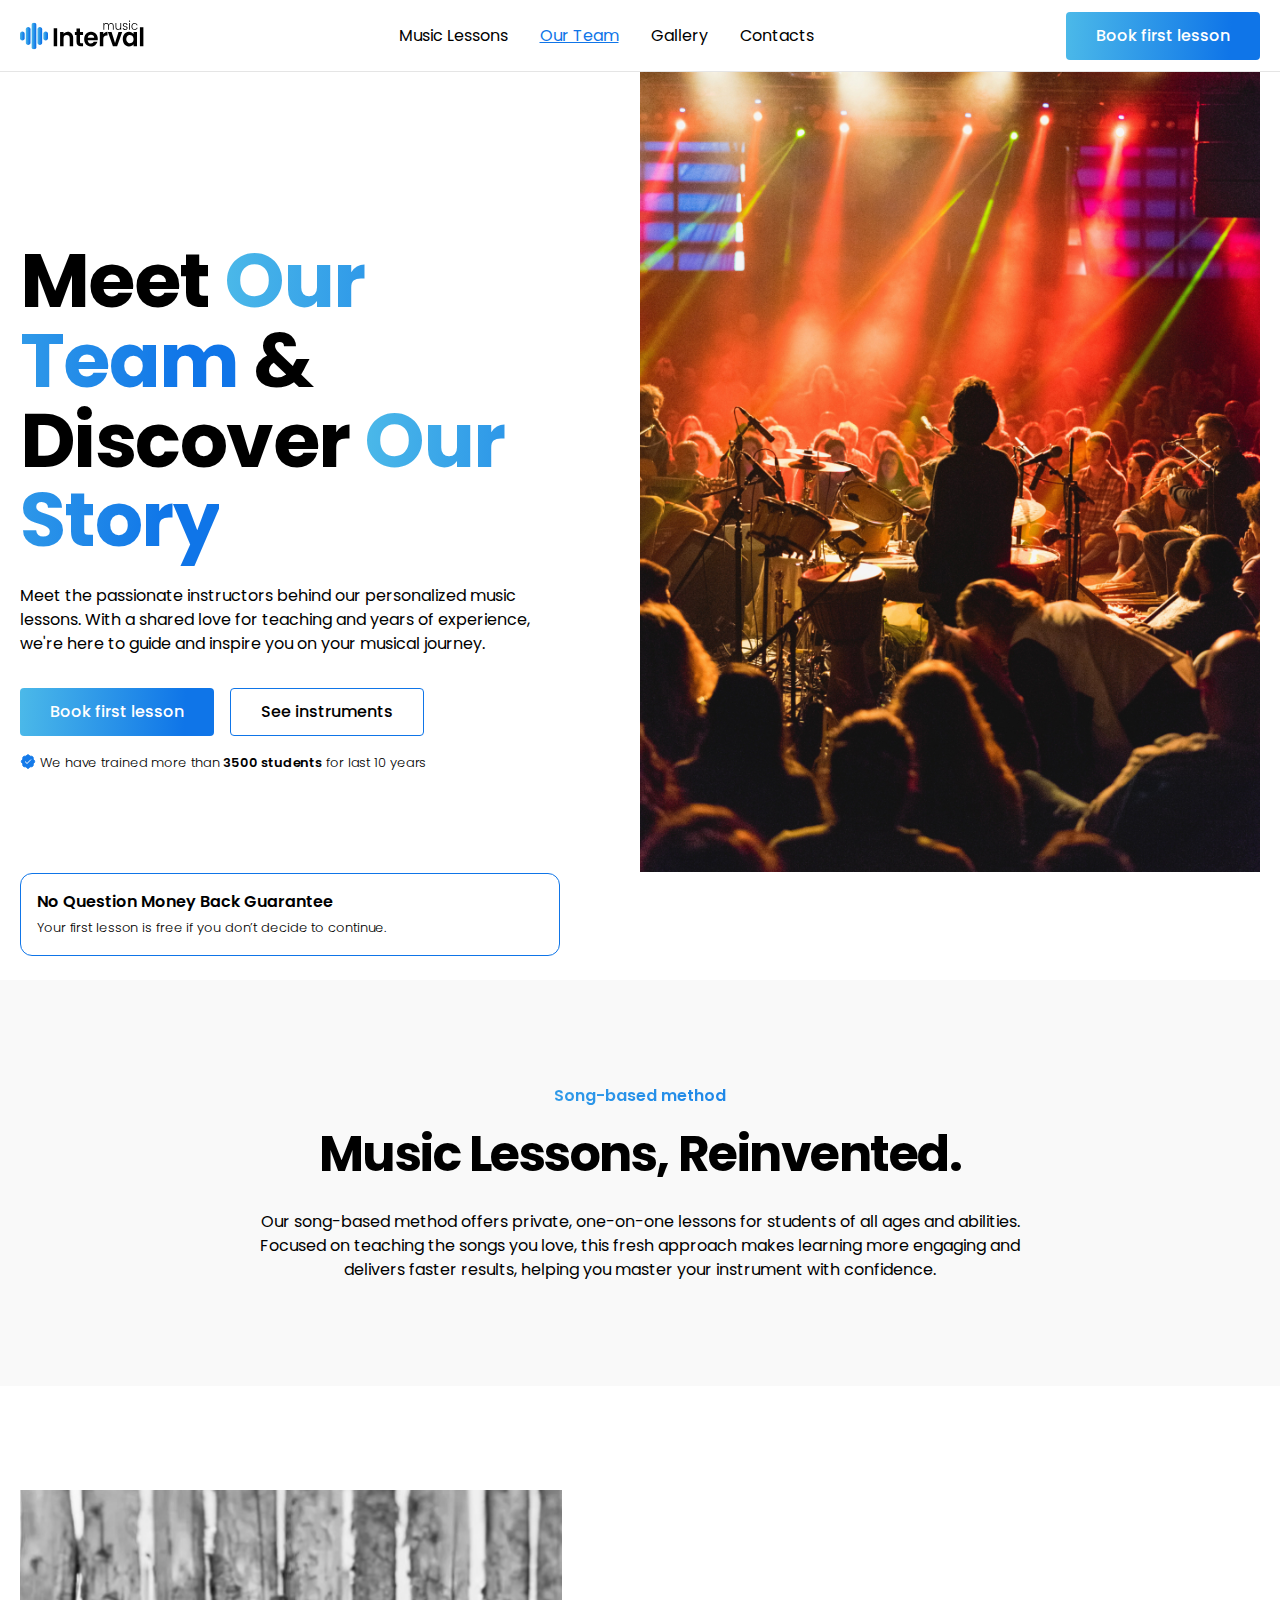
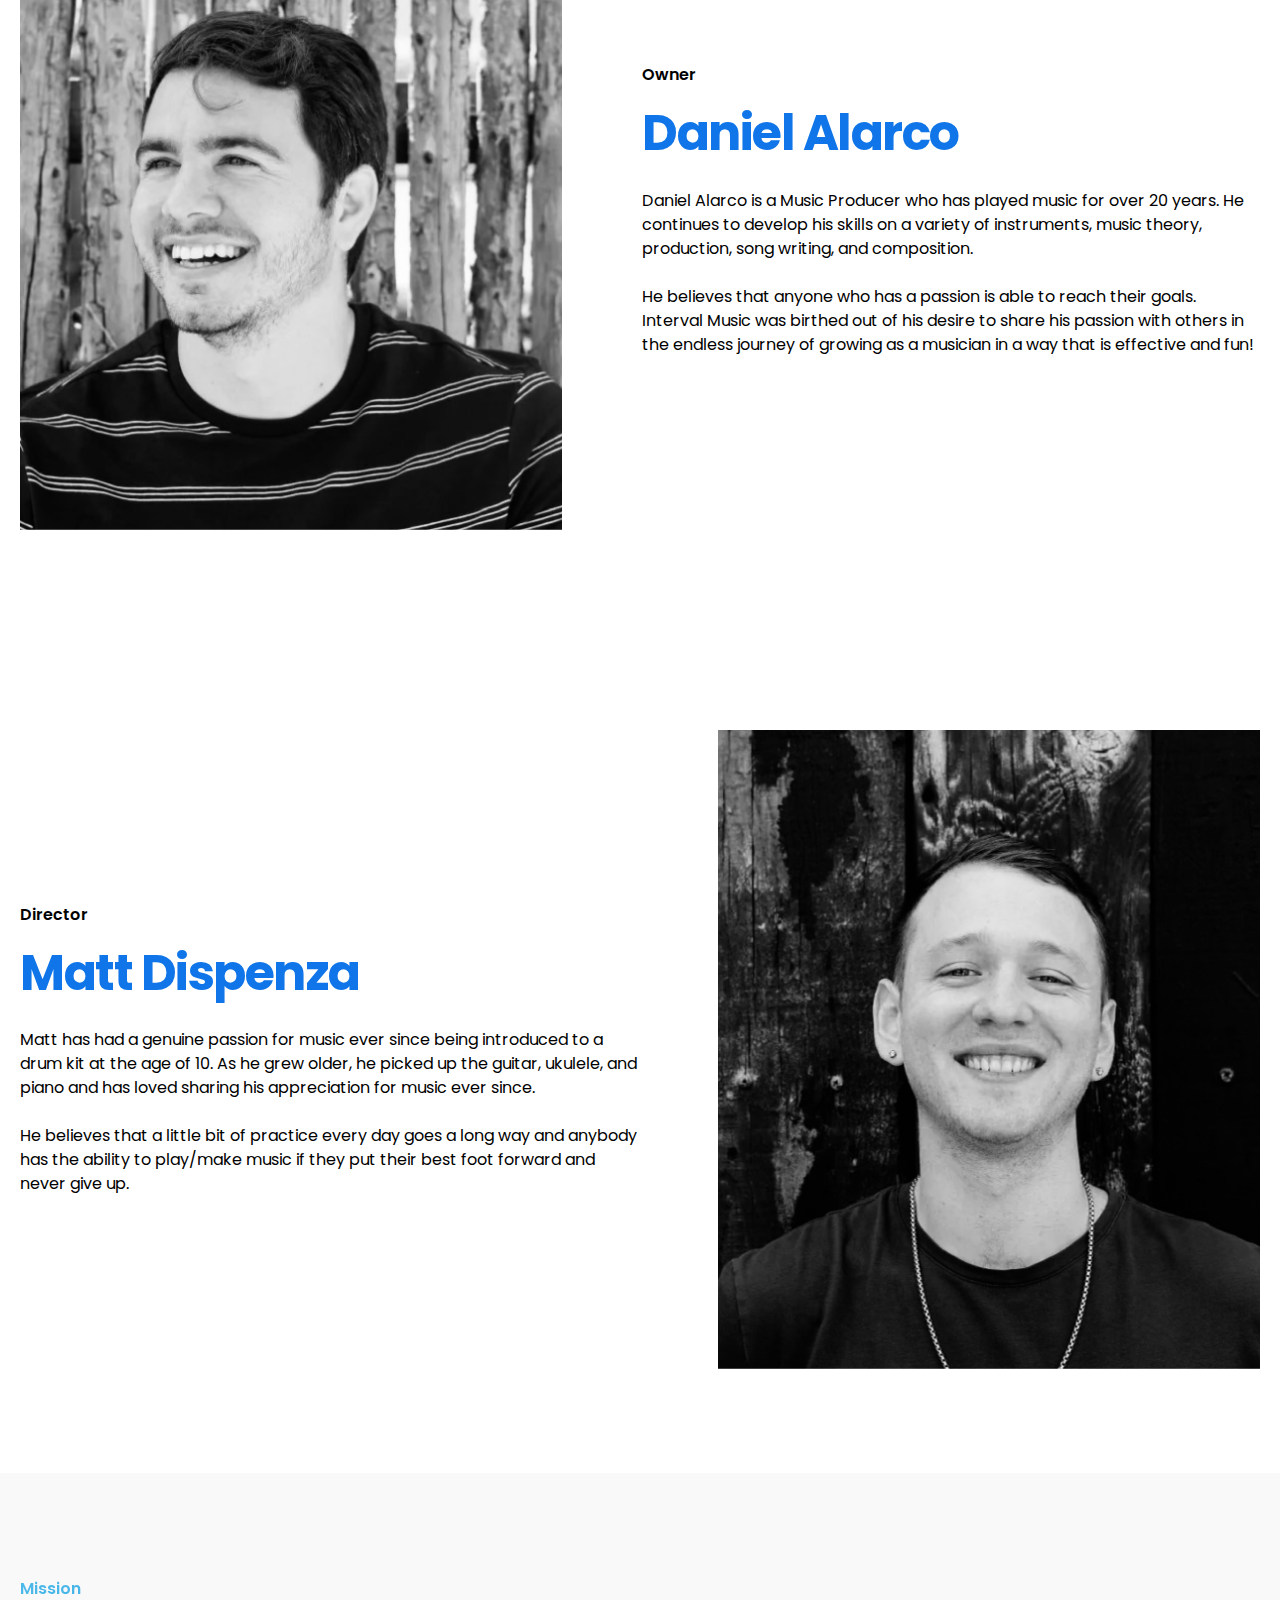
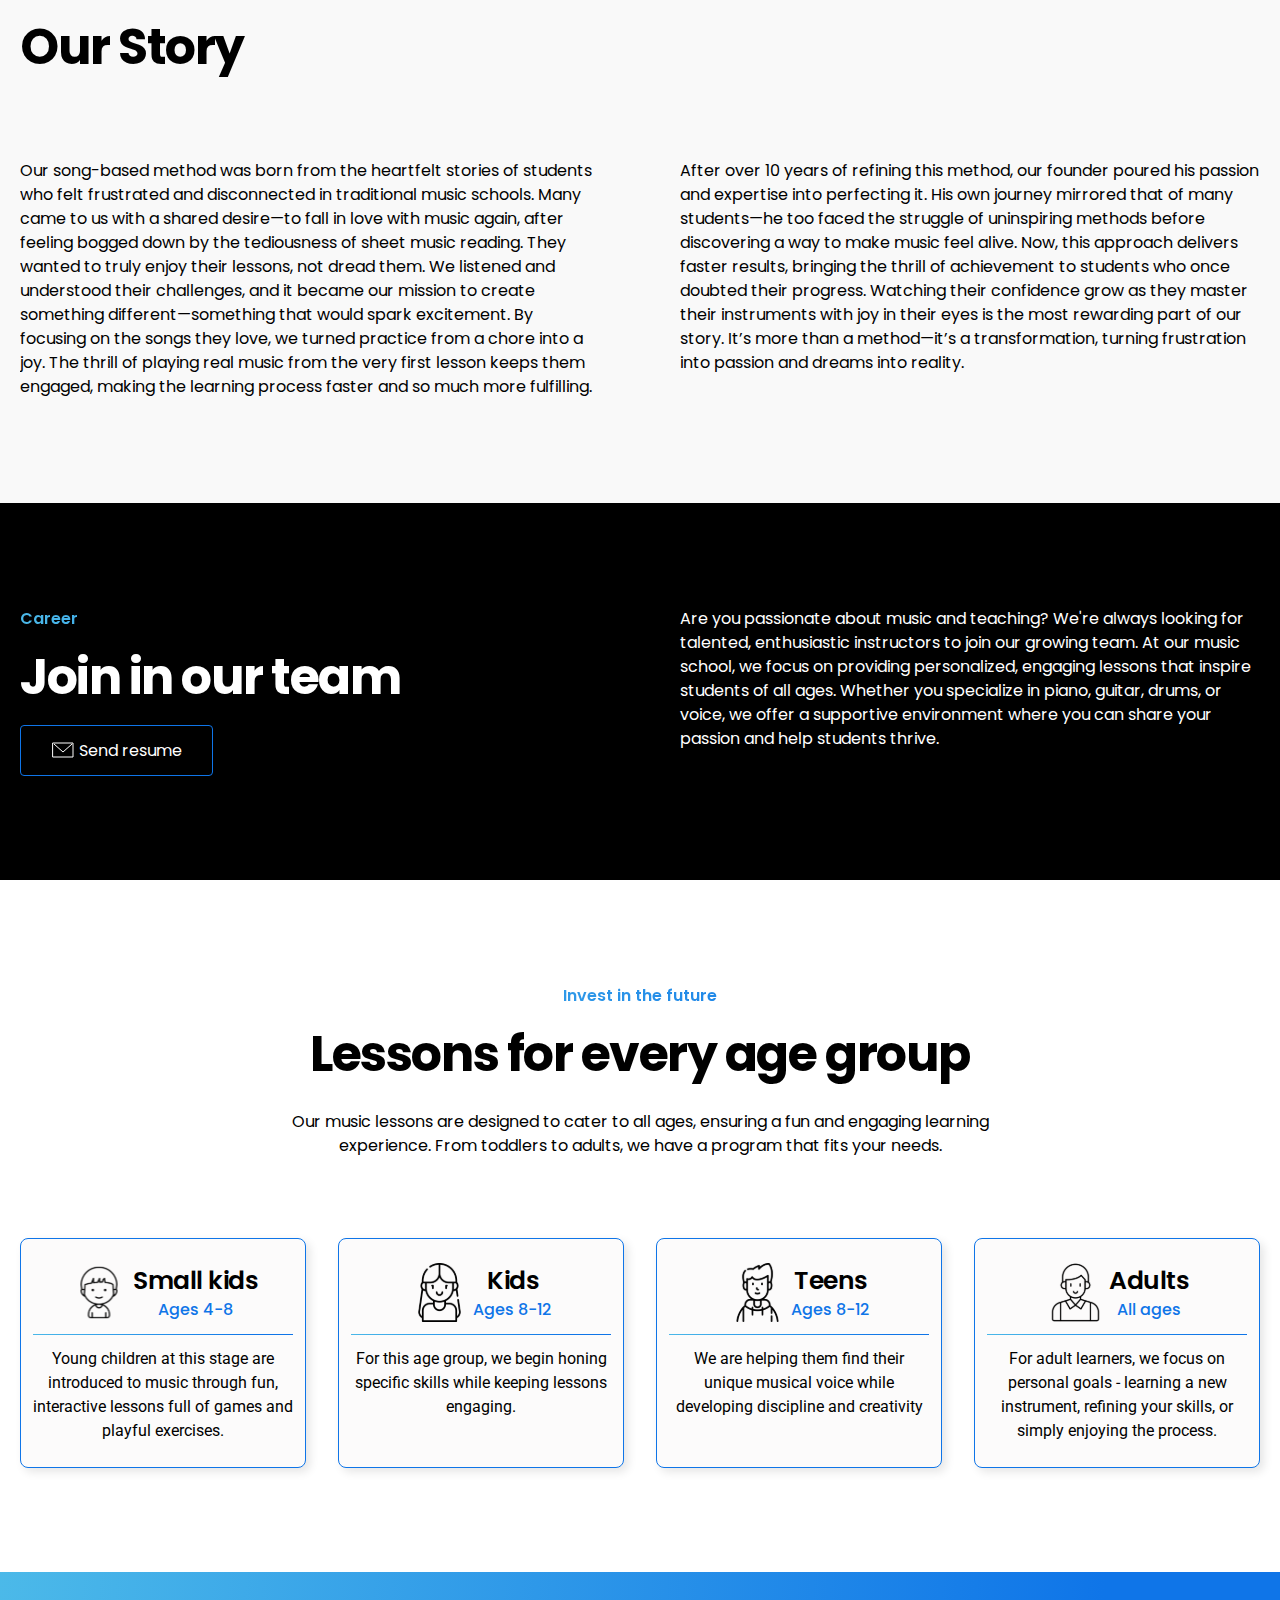
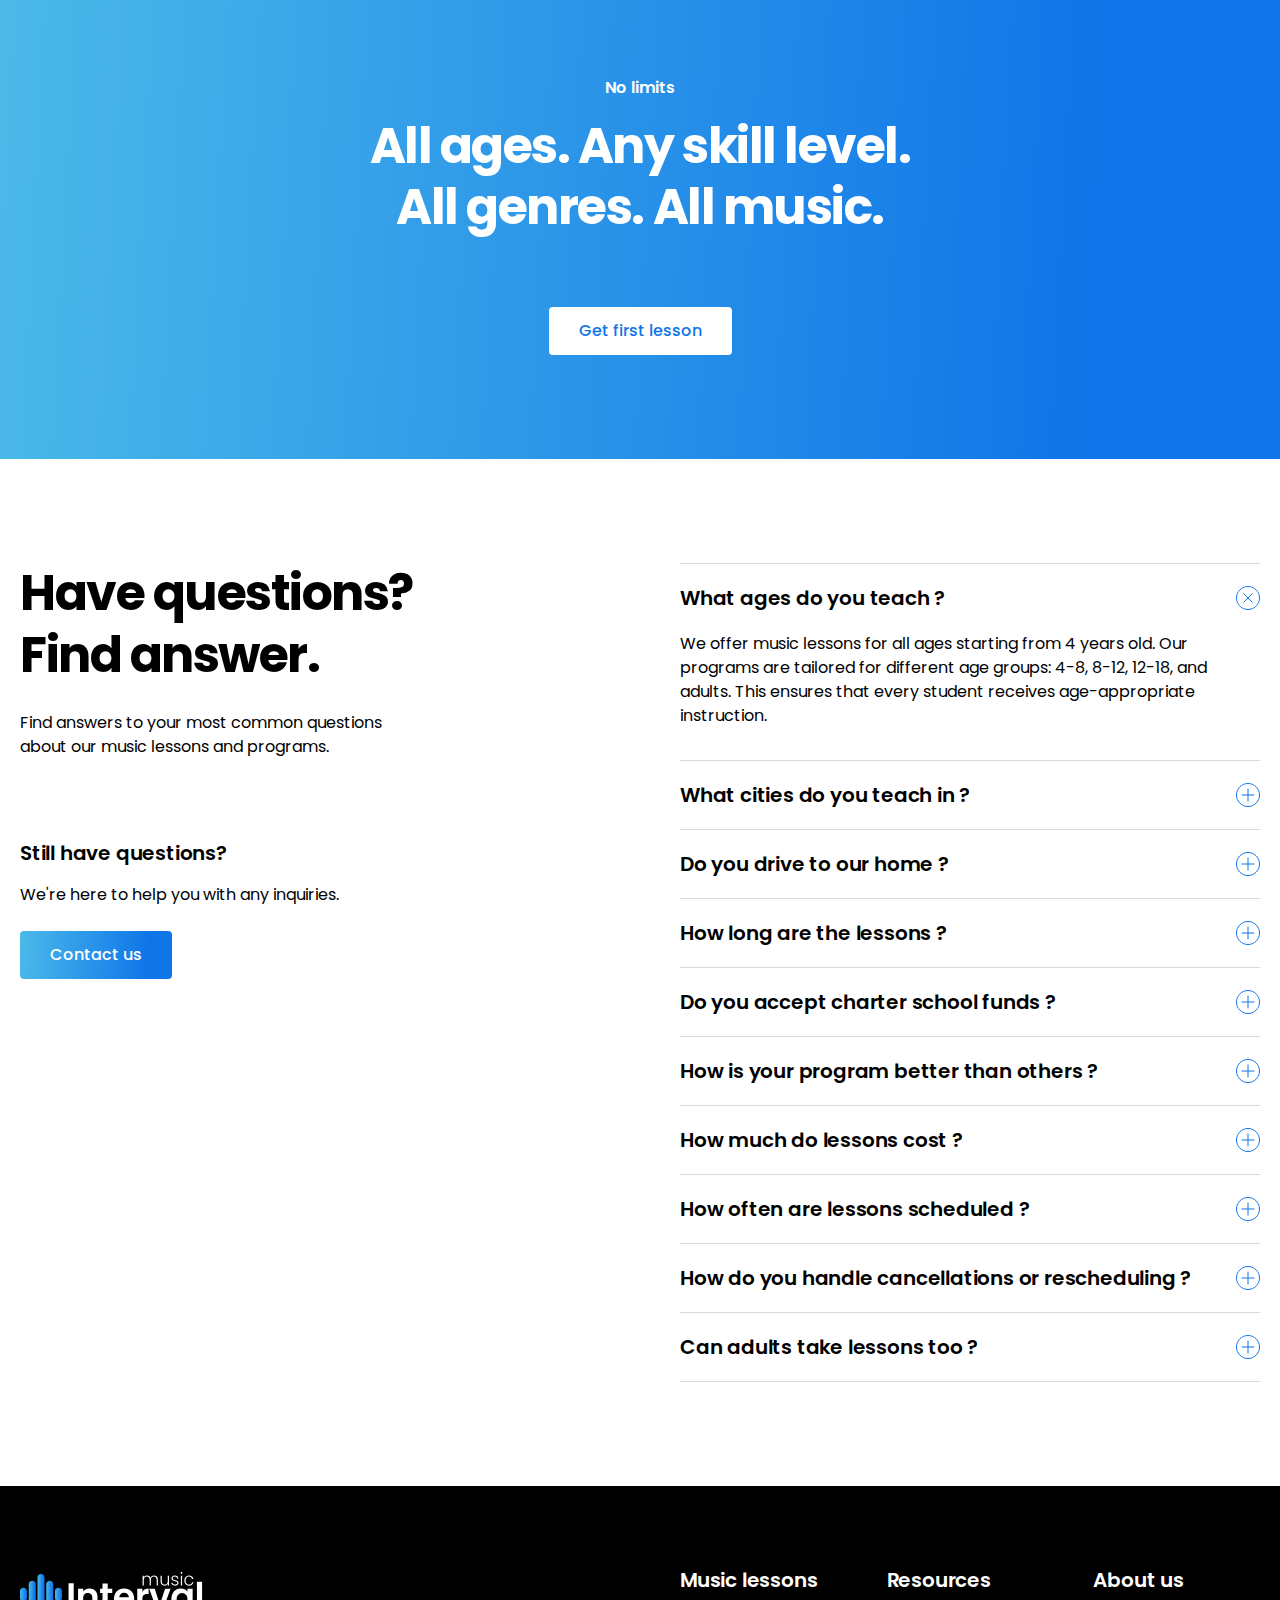
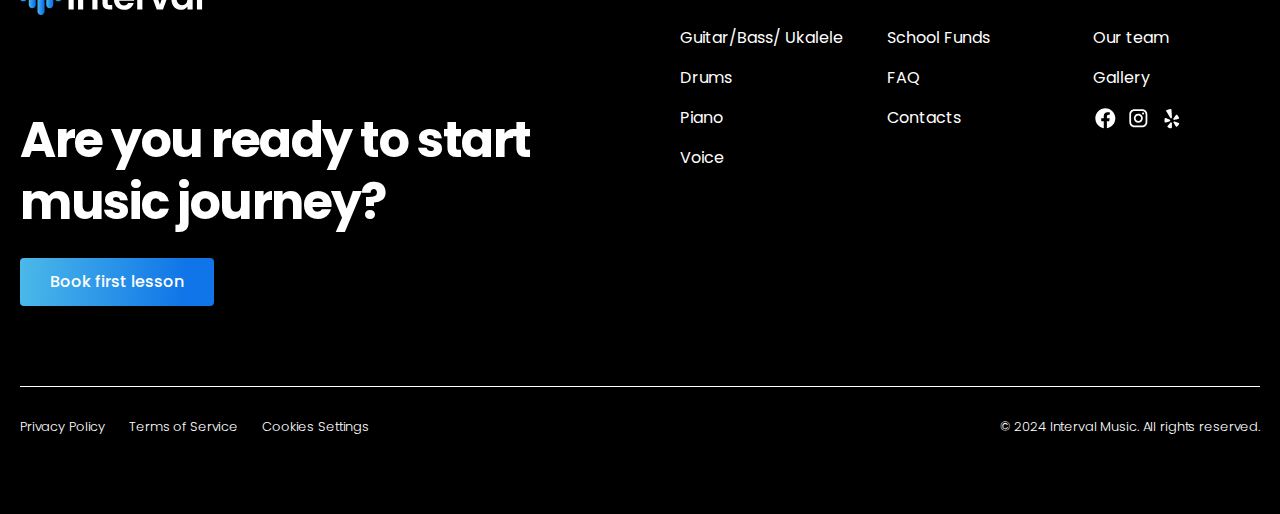
<file: ourteam.html>
<!DOCTYPE html>
<html lang="en">

<head>
   <meta charset="UTF-8">
   <meta http-equiv="X-UA-Compatible" content="IE=edge">
   <meta name="viewport" content="width=device-width, initial-scale=1.0">
   <title>our team</title>
   <meta name="description" content="Our innovative method connects you with the music you love. Through one-on-one guidance, we help you grow quickly and confidently, no matter your starting point.">
   <!-- open graf -->
   <meta property="og:title" content="our team">
   <meta property="og:description " content="Our innovative method connects you with the music you love. Through one-on-one guidance, we help you grow quickly and confidently, no matter your starting point.">
   <meta property="og:image" content="./img/header/header-img.jpg">
   <!-- open graf /-->
   <link rel="preconnect" href="https://fonts.googleapis.com">
   <link rel="preconnect" href="https://fonts.gstatic.com" crossorigin>
   <link href="https://fonts.googleapis.com/css2?family=Poppins:wght@100;300;400;500;600;700&family=Roboto:ital,wght@0,400;1,100&display=swap" rel="stylesheet">
   <link type="image/png" rel="icon" href="./img/header/favicon.png">
   <link rel="stylesheet" href="./css/slick-theme.css">
   <link rel="stylesheet" href="./css/slick.css">
   <link rel="stylesheet" href="./css/jquery.fancybox.min.css">
   <link rel="stylesheet" href="./css/style.css">
</head>

<body>

   <header class="header" id="glav">

      <div class="header__wrap">
         <div class="container">
               <div class="header__block">
                  <div class="header__block-logo">
                     <a class="header__logo" href="./index.html">
                        <img src="./img/logo.svg" alt="logo">
                     </a>
                  </div>
                  <div class="header__block-nav">
                     <ul class="header__menu">
                           <li class="header__menu-item">
                              <a class="header__menu-link" href="./lesson.html">Music Lessons</a>
                           </li>
                           <li class="header__menu-item">
                              <a class="header__menu-link header__menu-link--active" href="./ourteam.html">Our Team</a>
                           </li>
                           <li class="header__menu-item">
                              <a class="header__menu-link" href="./gallery.html">Gallery</a>
                           </li>
                           <li class="header__menu-item">
                              <a class="header__menu-link" href="./contacts.html">Contacts</a>
                           </li>
                     </ul>
                  </div>

                  <div class="header__block-topbtn">
                     <a href="./contacts.html" class="header__top-link btn">Book first lesson</a>
                     <div class="header__block-burger">
                           <div class="burger">
                              <span></span>
                           </div>
                     </div>
                  </div>

               </div>
         </div>
      </div>

      <div class="hero">
         <div class="container">
               <div class="hero__box">
                  <!-- левая часть -->
                  <div class="hero__item hero__item-ttxtt">
                     <h1 class="hero__title-h1">Meet <span> Our Team</span> & Discover <span> Our Story</span></h1>
                     <p class="hero__text text">Meet the passionate instructors behind our personalized music lessons. With a shared love for teaching and years of experience, we're here to guide and inspire you on your musical journey.</p>
                     <div class="hero__grup-btn">
                        <a href="./contacts.html" class="hero__btn btn">Book first lesson</a>
                        <a href="./lesson.html" class="hero__btn btn-pas">See instruments</a>
                     </div>
                     <div class="hero__box-labal">
                           <img src="./img/header/check.svg" alt="check">
                           <p class="hero__labal">We have trained more than 
                              <span> 3500 students </span> for last 10 years</p>
                     </div>
                     <div class="hero__botom-box">
                           <h5 class="hero__botombox-txtstrong">No Question Money Back Guarantee</h5>
                           <span class="hero__botombox-txtnorm">Your first lesson is free if you don’t decide to continue.</span>
                     </div>
                  </div>

                  <!-- правая часть -->
                  <div class="hero__item hero__item-imgbl">
                     <div class="hero__item-image">
                           <img src="./img/header/header-img.jpg" alt="img">
                     </div>
                  </div>
               </div>
         </div>
      </div>
      <!-- munu mobilka -->
      <div class="mobilka">
         <div class="container">
            <div class="mobilka__block">
               <a class="mobilka__logo" href="./index.html">
                  <img src="./img/logo.svg" alt="logo">
               </a>
            </div>

            <div class="mobilka__box">
               <a class="mobilka__link " href="./lesson.html">
                  <img src="./img/header/menu-1.svg" alt="image">
                  <span class="mobilka__box-item">Music Lessons</span>
               </a>
               <a class="mobilka__link" href="./ourteam.html">
                  <img src="./img/header/menu-2.svg" alt="image">
                  <span class="mobilka__box-item">Our Team</span>
               </a>
               <a class="mobilka__link" href="./gallery.html">
                  <img src="./img/header/menu-3.svg" alt="image">
                  <span class="mobilka__box-item">Gallery</span>
               </a>
               <a class="mobilka__link" href="./contacts.html">
                  <img src="./img/header/menu-4.svg" alt="image">
                  <span class="mobilka__box-item">Contacts</span>
               </a>
               <a class="mobilka__link" href="#answer">
                  <img src="./img/header/menu-5.svg" alt="image">
                  <span class="mobilka__box-item">FAQ</span>
               </a>
            </div>
            <a class="mobilka__btn btn" href="#">Book first lesson</a>
            <div class="mobilka__box-message">
               <h6 class="mobilka__message-txt">Follow us on</h6>
               <div class="mobilka__box-icon">
                  <a href="https://www.facebook.com/IntervalMusicLessons/?refsrc=deprecated&_rdr" target="_blank"><img src="./img/header/Facebook.svg" alt="Facebook"></a>
                  <a href="https://www.instagram.com/intervalmusiclessons/?igshid=YmMyMTA2M2Y%3D" target="_blank"><img src="./img/header/Instagram.svg" alt="Instagram"></a>
                  <a href="https://www.yelp.com/biz/interval-music-westminster-3" target="_blank"><img src="./img/header/yelp.svg" alt="yelp"></a>
               </div>
            </div>
         </div>
      </div>
      <!-- munu mobilka/ -->
   </header>


   <section class="song oops">
      <div class="container">
         <div class="--globalbox">
            <h3 class="--globalbox__subtitle subtitle">Song-based method</h3>
            <h2 class="--globalbox__title title">Music Lessons, Reinvented.</h2>
            <p class="--globalbox__text text">Our song-based method offers private, one-on-one lessons for students of all ages and abilities. Focused on teaching the songs you love, this fresh approach makes learning more engaging and delivers faster results, helping you master your instrument with confidence.</p>
         </div>
      </div>
   </section>

      <section class="names oops">
      <div class="container">
         <div class="names__box names__box-1">
            <div class="names__box-item names__box-image">
               <img src="./img/names/names-1.jpg" alt="img">
            </div>
            <div class="names__box-item names__box-ttt">
               <div class="names__block-txt">
                  <h3 class="names__subtitle">Owner</h3>
                  <h2 class="names__title">Daniel Alarco</h2>
                  <p class="names__text text">Daniel Alarco is a Music Producer who has played music for over 20 years. He continues to develop his skills on a variety of instruments, music theory, production, song writing, and composition.</p>
                  <p class="names__text text">He believes that anyone who has a passion is able to reach their goals. Interval Music was birthed out of his desire to share his passion with others in the endless journey of growing as a musician in a way that is effective and fun!</p>
               </div>
            </div>
         </div>
         <div class="names__box names__box-2">
            <div class="names__box-item names__box-ttt">
               <div class="names__block-txt">
                  <h3 class="names__subtitle">Director</h3>
                  <h2 class="names__title">Matt Dispenza</h2>
                  <p class="names__text text">Matt has had a genuine passion for music ever since being introduced to a drum kit at the age of 10. As he grew older, he picked up the guitar, ukulele, and piano and has loved sharing his appreciation for music ever since.</p>
                  <p class="names__text text">He believes that a little bit of practice every day goes a long way and anybody has the ability to play/make music if they put their best foot forward and never give up.</p>
               </div>
            </div>
            <div class="names__box-item names__box-image">
               <img src="./img/names/names-2.jpg" alt="img">
            </div>
         </div>
      </div>
   </section>

   <section class="story oops">
      <div class="container">
         <div class="story__bl">
            <h3 class="story__subtitle subtitle">Mission</h3>
            <h2 class="story__title title">Our Story</h2>
            <div class="story__box-txt">
               <p class="story__text text">Our song-based method was born from the heartfelt stories of students who felt frustrated and disconnected in traditional music schools. Many came to us with a shared desire—to fall in love with music again, after feeling bogged down by the tediousness of sheet music reading. They wanted to truly enjoy their lessons, not dread them. We listened and understood their challenges, and it became our mission to create something different—something that would spark excitement. By focusing on the songs they love, we turned practice from a chore into a joy. The thrill of playing real music from the very first lesson keeps them engaged, making the learning process faster and so much more fulfilling. </p>
               <p class="story__text text story__text-clous"> After over 10 years of refining this method, our founder poured his passion and expertise into perfecting it. His own journey mirrored that of many students—he too faced the struggle of uninspiring methods before discovering a way to make music feel alive. Now, this approach delivers faster results, bringing the thrill of achievement to students who once doubted their progress. Watching their confidence grow as they master their instruments with joy in their eyes is the most rewarding part of our story. It’s more than a method—it’s a transformation, turning frustration into passion and dreams into reality. </p>
            </div>

            <a class="story__btn">Read full story</a>
         </div>
      </div>
   </section>

   <section class="career oops">
      <div class="container">
         <div class="career__box">
            <div class="career__box-item">
               <h3 class="-career_subtitle subtitle">Career</h3>
               <h2 class="career__title title">Join in our team</h2>
               <a class="career__btn career__btn-disc" href="./contacts.html"><img src="./img/career/send.svg" alt="send">Send resume</a>
            </div>
            <div class="career__box-item">
               <p class="career__text text">Are you passionate about music and teaching? We're always looking for talented, enthusiastic instructors to join our growing team. At our music school, we focus on providing personalized, engaging lessons that inspire students of all ages. Whether you specialize in piano, guitar, drums, or voice, we offer a supportive environment where you can share your passion and help students thrive.</p>
               <a class="career__btn career__btn-mobil" href="./contacts.html"><img src="./img/career/send.svg" alt="send">Send resume</a>
            </div>
         </div>
      </div>
   </section>

   <section class="invest oops">
      <div class="container">
         <div class="--globalbox">
            <h3 class="--globalbox__subtitle subtitle">Invest in the future</h3>
            <h2 class="--globalbox__title title">Lessons for every age group</h2>
            <p class="--globalbox__text text">Our music lessons are designed to cater to all ages, ensuring a fun and engaging learning experience. From toddlers to adults, we have a program that fits your needs.</p>
         </div>
               <!-- block cartochek -->
         <div class="invest__box">
            <div class="invest__box-cart">
               <div class="invest__cart-top">
                  <img src="./img/invest/1.svg" alt="img">
                  <div class="invest__cart-grup">
                     <h4 class="invest__cart-title">Small kids</h4>
                     <h5 class="invest__cart-subtitle">Ages 4-8</h5>
                  </div>
               </div>
               <p class="invest__cart-txt">Young children at this stage are introduced to music through fun, interactive lessons full of games and playful exercises.</p>
            </div>
            <div class="invest__box-cart">
               <div class="invest__cart-top">
                  <img src="./img/invest/2.svg" alt="img">
                  <div class="invest__cart-grup">
                     <h4 class="invest__cart-title">Kids</h4>
                     <h5 class="invest__cart-subtitle">Ages 8-12</h5>
                  </div>
               </div>
               <p class="invest__cart-txt">For this age group, we begin honing specific skills while keeping lessons engaging.</p>
            </div>
            <div class="invest__box-cart">
               <div class="invest__cart-top">
                  <img src="./img/invest/3.svg" alt="img">
                  <div class="invest__cart-grup">
                     <h4 class="invest__cart-title">Teens</h4>
                     <h5 class="invest__cart-subtitle">Ages 8-12</h5>
                  </div>
               </div>
               <p class="invest__cart-txt">We are helping them find their unique musical voice while developing discipline and creativity</p>
            </div>
            <div class="invest__box-cart">
               <div class="invest__cart-top">
                  <img src="./img/invest/4.svg" alt="img">
                  <div class="invest__cart-grup">
                     <h4 class="invest__cart-title">Adults</h4>
                     <h5 class="invest__cart-subtitle">All ages</h5>
                  </div>
               </div>
               <p class="invest__cart-txt">For adult learners, we focus on personal goals - learning a new instrument, refining your skills, or simply enjoying the process.</p>
            </div>
         </div>
      </div>
   </section>

   <section class="nolimits oops">
      <div class="container">
         <div class="nolimits__box --globalbox">
            <h3 class="nolimits__subtitle --globalbox__subtitle">No limits</h3>
            <h2 class="--globalbox__title title">All ages. Any skill level.
               All genres. All music.</h2>
               <a class="nolimits__btn btn" href="./contacts.html">Get first lesson</a>
         </div>
      </div>
   </section>

   <section class="answer oops" id="answer">
      <div class="container">
         <div class="answer__box">
            <div class="answer__box-item">
               <div class="answer--globalbox --globalbox">
                  <h2 class="answer--globalbox__title --globalbox__title title">Have questions?
                     Find answer.</h2>
                  <p class="--globalbox__text text">Find answers to your most common questions about our music lessons and programs.</p>
               </div>
               <div class="answer__bl answer__bl-desctop">
                  <h5 class="answer__sabtitle">Still have questions?</h5>
                  <span class="answer__helptext">We're here to help you with any inquiries.</span>
                  <a href="./contacts.html" class="answer__link btn">Contact us</a>
               </div>
            </div>
            <!-- right box -->
            <div class="answer__box-item">
               <div class="accordion-2" id="accordion2">
                  <div class="accordion-2__item accordion-2__item_show">
                    <div class="accordion-2__header">
                     <p class="accordion-2__header-txt">What ages do you teach&nbsp;?</p>
                    </div>
                    <div class="accordion-2__body">
                     We offer music lessons for all ages starting from 4 years old. Our programs are tailored for different age groups: 4-8, 8-12, 12-18, and adults. This ensures that every student receives age-appropriate instruction.
                    </div>
                  </div>
                  <div class="accordion-2__item">
                    <div class="accordion-2__header">
                     <p class="accordion-2__header-txt">What cities do you teach in&nbsp;?</p>
                    </div>
                    <div class="accordion-2__body">
                     We are available to teach in Orange County, CA, as well as online via Zoom for remote lessons, making our program accessible no matter where you are.
                    </div>
                  </div>
                  <div class="accordion-2__item">
                    <div class="accordion-2__header">
                     <p class="accordion-2__header-txt">Do you drive to our home&nbsp;?</p>
                    </div>
                    <div class="accordion-2__body">
                     Yes! We offer in-home lessons for your convenience, and we also have a fully equipped home studio in Huntington Beach with every instrument available for use during the lesson.
                    </div>
                  </div>
                  <div class="accordion-2__item">
                    <div class="accordion-2__header">
                     <p class="accordion-2__header-txt">How long are the lessons&nbsp;?</p>
                    </div>
                    <div class="accordion-2__body">
                     We require a minimum of 1 hour per household to accommodate for drive time. You can split the time between multiple students, especially for younger children who may benefit from shorter sessions.
                    </div>
                  </div>
                  <div class="accordion-2__item">
                    <div class="accordion-2__header">
                     <p class="accordion-2__header-txt">Do you accept charter school funds&nbsp;?</p>
                    </div>
                    <div class="accordion-2__body">
                     Yes! We currently partner with Cabrillo Point, iLead, Excel, Granite Mountain, and Sky Mountain. If your charter school isn’t listed, we can apply to become a verified vendor, making it easier for you to cover the cost of lessons.
                    </div>
                  </div>
                  <div class="accordion-2__item">
                    <div class="accordion-2__header">
                     <p class="accordion-2__header-txt">How is your program better than others&nbsp;?</p>
                    </div>
                    <div class="accordion-2__body">
                     Our program is built around a unique song-based method, allowing students to learn the music they love while building strong technique and musicality. We offer personalized instruction tailored to each student’s goals, and with experienced instructors, students see faster progress. 
                     <br>
                     Plus, we provide the flexibility of in-home or studio lessons, and online options, making learning convenient for your schedule.
                    </div>
                  </div>
                  <div class="accordion-2__item">
                    <div class="accordion-2__header">
                     <p class="accordion-2__header-txt">How much do lessons cost&nbsp;?</p>
                    </div>
                    <div class="accordion-2__body">
                     Our lessons are $75 per 1-hour session. Charter school funds can be used to cover these costs, and we are happy to assist with the process of applying funds.
                    </div>
                  </div>
                  <div class="accordion-2__item">
                    <div class="accordion-2__header">
                     <p class="accordion-2__header-txt">How often are lessons scheduled&nbsp;?</p>
                    </div>
                    <div class="accordion-2__body">
                     We recommend weekly lessons to ensure consistent progress, but we work with your schedule to find a frequency that fits your needs best.
                    </div>
                  </div>
                  <div class="accordion-2__item">
                    <div class="accordion-2__header">
                     <p class="accordion-2__header-txt">How do you handle cancellations or rescheduling&nbsp;?</p>
                    </div>
                    <div class="accordion-2__body">
                     We have a flexible cancellation policy, requesting 24-hour notice to reschedule without a fee. Emergencies are always considered, and we work to accommodate any necessary changes.
                    </div>
                  </div>
                  <div class="accordion-2__item">
                    <div class="accordion-2__header">
                     <p class="accordion-2__header-txt">Can adults take lessons too&nbsp;?</p>
                    </div>
                    <div class="accordion-2__body">
                     Absolutely! We offer lessons for all ages, including adults who are learning for the first time or revisiting an old passion. It’s never too late to start your musical journey!
                    </div>
                  </div>
                </div>
            </div>
         </div>
         <!-- показываем на мобилке -->
         <div class="answer__bl answer__bl-mobilka">
            <h5 class="answer__sabtitle">Still have questions?</h5>
            <span class="answer__helptext">We're here to help you with any inquiries.</span>
            <a href="#" class="answer__link btn">Contact us</a>
         </div>
      </div>
   </section>

   <footer class="footer">
      <div class="container">
         <div class="footer__box">
            <div class="footer__box-item footer__box-in">
               <a class="footer__block-logo" href="./index.html">
                  <img src="./img/footer/logo.svg" alt="logo">
               </a>
               <div class="footer__block-titlebtn">
                  <h2 class="footer__title title">Are you ready to start music journey?</h2>
                  <a href="./contacts.html" class="footer__btn btn">Book first lesson</a>
               </div>
            </div>

            <div class="footer__box-item footer__box-menu">
               <div class="footer__item-menu">
                  <h3 class="footer__subtitle">Music lessons</h3>
                  <ul class="footer__list">
                     <li class="footer__list-li">
                        <a href="./lesson.html#harmony__guitar" class="footer__list-link">Guitar/Bass/ Ukalele</a>
                     </li>
                     <li class="footer__list-li">
                        <a href="./lesson.html#harmony__drums" class="footer__list-link">Drums</a>
                     </li>
                     <li class="footer__list-li">
                        <a href="./lesson.html#harmony__piano" class="footer__list-link">Piano</a>
                     </li>
                     <li class="footer__list-li">
                        <a href="./lesson.html#harmony__voice" class="footer__list-link">Voice</a>
                     </li>
                  </ul>
               </div>
               <div class="footer__item-menu">
                  <h3 class="footer__subtitle">Resources</h3>
                  <ul class="footer__list">
                     <li class="footer__list-li">
                        <a href="./index.html#covers" class="footer__list-link">School Funds</a>
                     </li>
                     <li class="footer__list-li">
                        <a href="#answer" class="footer__list-link">FAQ</a>
                     </li>
                     <li class="footer__list-li">
                        <a href="./contacts.html" class="footer__list-link">Contacts</a>
                     </li>
                  </ul>
               </div>
               <div class="footer__item-menu">
                  <h3 class="footer__subtitle">About us</h3>
                  <ul class="footer__list">
                     <li class="footer__list-li">
                        <a href="./ourteam.html" class="footer__list-link">Our team</a>
                     </li>
                     <li class="footer__list-li">
                        <a href="./gallery.html" class="footer__list-link">Gallery</a>
                     </li>
                  </ul>
                  <div class="footer__icon-grup">
                     <a href="https://www.facebook.com/IntervalMusicLessons/?refsrc=deprecated&_rdr" class="footer__icon"><img src="./img/footer/Facebook.svg" alt="facebook"></a>
                     <a href="https://www.instagram.com/intervalmusiclessons/?igshid=YmMyMTA2M2Y%3D" class="footer__icon"><img src="./img/footer/Instagram.svg" alt="instagram"></a>
                     <a href="https://www.yelp.com/biz/interval-music-westminster-3" class="footer__icon"><img src="./img/footer/yelp.svg" alt="yelp"></a>
                  </div>
               </div>
            </div>
         </div>
         <div class="footer__bottom-bl">
            <div class="footer__bottom-unintext">
               <a href="#" class="footer__bottom-link">Privacy Policy</a>
               <a href="#" class="footer__bottom-link">Terms of Service</a>
               <a href="#" class="footer__bottom-link">Cookies Settings</a>
            </div>
            <h6 class="footer__bottom-copi">© 2024 Interval Music. All rights reserved.</h6>
         </div>
      </div>
   </footer>

   <script src="https://ajax.googleapis.com/ajax/libs/jquery/3.5.1/jquery.min.js"></script>
   <script src="./js/slick.js"></script>
   <script src="./js/jquery.fancybox.min.js"></script>
   <script src="./js/main.js"></script>
</body>

</html>
</file>
<file: css/style.css>
@import url(../css/global.css);
@import url(../css/header.css);


.--globalbox {
  max-width: 768px;
  margin: 0 auto;
}
.--globalbox__title {
  margin: 16px 0 24px;
}


/* ====== song ====== */
.song {
  background: var(--green-2);
  text-align: center;
}
/* .song__title {
  margin: 16px 0 24px;
}
.song__text {
  max-width: 768px;
  margin: 0 auto;
} */
/* ====== song /====== */
/* ======== effo ======== */
.effo {
  background: var(--black);
}
.effo__box {
  display: flex;
}
.effo__box-item {
  display: flex;
  flex: 0 0 50%;
}
.effo__box-txt {
  padding-right: 80px;
}
.effo__title {
  color: var(--wh);
  margin: 16px 0 64px;
}
/* --- akkard --- */
/* --- akkard --- */
/* --- akkard --- */

.accordion {
  margin: 0 auto 64px;
  position: relative;
  border-left: 4px solid var(--green-3);
}
.accordion__item:first-child .accordion__header {
  padding-top: 0;
}
.accordion__item:last-child .accordion__header {
  padding-bottom: 0;
}
.accordion__item:last-child .accordion__body {
  padding-bottom: 0;
}
.accordion__item_show {
  position: relative;
}
.accordion__item_show::before {
  content: '';
  position: absolute;
  left: -4px;
  width: 4px;
  height: 100%;
  background: var(--liner-bg);
}
.accordion__item_show .accordion__header {
  color: var(--wh);
}
.accordion__header {
  display: flex;
  justify-content: space-between;
  align-items: center;
  padding: 12px 12px;
  color: var(--green-3);
  font-size: 18px;
  font-weight: 500;
  cursor: pointer;
  transition: background-color 0.2s ease-out;
}
.accordion__header-txt {
  padding-right: 15px;
}
.accordion__item_show .accordion__header::after {
  transform: rotate(-180deg);
}
.accordion__body {
  padding: 8px 12px;
  overflow: hidden;
  color: var(--wh);
}
.accordion__item:not(.accordion__item_show) .accordion__body {
  display: none;
}
/* ========= akkard / ========= */
.effo__btn {
  display: inline-flex;
  align-items: center;
  justify-content: center;
  gap: 4px;
}
.effo__box-image {
  border-radius: 12px;
  overflow: hidden;
}
.effo__box-image img {
  width: 100%;
  height: 100%;
  object-fit: cover;
}
/* ====== Медиа 1170px ====== */
@media (max-width: 1170px) {
  .effo__box {
    padding: 0;
  }
  .effo__box-txt {
    padding-right: 48px;
  }
}
/* ====== Медиа 1024px ====== */
@media (max-width: 1024px) {
  .effo__box {
    flex-direction: column;
    gap: 48px;
  }
  .effo__box-txt {
    padding-right: 0;
  }
}
/* ====== Медиа 430px ====== */
@media (max-width: 430px) {
  .effo__title {
    font-size: 9.1vw;
  }
}
/* ====== effo /====== */
/* ====== invest ====== */
.invest {
  text-align: center;
}
/* .invest__block {
  max-width: 768px;
  margin: 0 auto 80px;
  text-align: center;
}
.invest__title {
  margin: 16px 24px;
} */
.invest__box {
  display: flex;
  gap: 32px;
  margin-top: 80px;
}
.invest__box-cart {
  border-radius: 8px;
  padding: 24px 12px;
  width: 304px;
  border: 1px solid var(--blue);
  box-shadow: 4px 4px 10px 0 rgba(0, 0, 0, 0.1);
  background: #fcfbfb;
}
.invest__cart-top {
  display: flex;
  gap: 4px;
  justify-content: center;
  padding-bottom: 12px;
  margin-bottom: 12px;

  border-bottom: 1px solid transparent;
  border-image: var(--liner-bg);
  border-image-slice: 1;
}
.invest__cart-title {
  font-weight: 600;
  font-size: 25px;
  line-height: 140%;
  letter-spacing: -0.02em;
  text-align: center;
}
.invest__cart-subtitle {
  font-weight: 500;
  font-size: 16px;
  line-height: 150%;
  text-align: center;
  color: var(--blue)
}
.invest__cart-txt {
  font-family: 'roboto';
  font-weight: 400;
  font-size: 16px;
  line-height: 150%;
  text-align: center;
  color: var(--black);
}
/* ====== Медиа 1024px ====== */
@media (max-width: 1024px) {
  .invest__box {
    flex-wrap: wrap;
    gap: 32px;
    margin-top: 64px;
  }
  .invest__box-cart {
    width: calc(50% - 16px);
  }
}
/* ====== Медиа 550px ====== */
@media (max-width: 550px) {
  .invest__box-cart {
    width: 100%;
  }
}
/* ====== Медиа 550px ====== */
@media (max-width: 550px) {
  .invest__box {
    margin-top: 48px;
  }
}
/* ====== invest /====== */
/* ====== train ====== */
.train {
  background: var(--black);
  color: var(--wh);
}
.train--globalbox {
  margin: 0;
  color: var(--wh);
}
.train__box {
  display: flex;
  flex-wrap: wrap;
  margin-top: 80px;
}
.train__box-item {
  width: 33.333%;
  /* margin-bottom: 48px; */
  position: relative;
}
.train__box-item:nth-child(1) {
  padding: 0 24px 0px 0;
  border-right: 1px solid var(--blue);
  margin-bottom: 48px;
}
.train__box-item:nth-child(2) {
  padding: 0 24px 0px 24px;
  margin-bottom: 48px;
}
.train__box-item:nth-child(3) {
  padding: 0 0 0px 24px;
  border-left: 1px solid var(--blue);
  margin-bottom: 48px;
}
.train__box-item:nth-child(4) {
  padding: 0px 24px 0 0;
  border-right: 1px solid var(--blue);
}
.train__box-item:nth-child(5) {
  padding-left: 24px;
  padding-right: 24px;
  padding-top: 24px;
  padding: 0px 24px 0 24px;
}
.train__box-item:nth-child(6) {
  padding: 0px 24px 0 24px;
  border-left: 1px solid var(--blue);
}
.train__box-item:nth-child(1)::after{
  position: absolute;
  content: '';
  left: 0;
  bottom: -24px;
  width: 100%;
  border-bottom: 1px solid var(--blue);
} 
.train__box-item:nth-child(2)::after{
  position: absolute;
  content: '';
  left: 0;
  bottom: -24px;
  width: 100%;
  border-bottom: 1px solid var(--blue);
} 
.train__box-item:nth-child(3)::after{
  position: absolute;
  content: '';
  left: 0;
  bottom: -24px;
  width: 100%;
  border-bottom: 1px solid var(--blue);
} 
.train__title-cart {
  font-weight: 700;
  font-size: 31px;
  line-height: 130%;
  letter-spacing: -0.02em;
  margin: 24px 0;
}
/* ====== Медиа 1024px ====== */
@media (max-width: 1024px) {
  .train__box-item {
    width: 50%;
  }
  .train__box-item:nth-child(1) {
    padding: 0 24px 0px 0;
    border-right: 1px solid var(--blue);
    margin-bottom: 48px;
  }
  .train__box-item:nth-child(2) {
    padding: 0 0px 0px 24px;
    margin-bottom: 48px;
  }
  .train__box-item:nth-child(3) {
    padding: 0 24px 0px 0px;
    border-right: 1px solid var(--blue);
    border-left: none;
    margin-bottom: 48px;
  }
  .train__box-item:nth-child(4) {
    padding: 0px 0 0 24px;
    border-right: 1px solid var(--blue);
    border-right: none;
    margin-bottom: 48px;
  }
  .train__box-item:nth-child(5) {
    padding: 0px 24px 0 0px;
  }
  .train__box-item:nth-child(6) {
    padding: 0px 0px 0 24px;
    border-left: 1px solid var(--blue);
  }
  .train__box-item:nth-child(4)::after{
    position: absolute;
    content: '';
    left: 0;
    bottom: -24px;
    width: 100%;
    border-bottom: 1px solid var(--blue);
  }
}
/* ====== Медиа 768px ====== */
@media (max-width: 768px) {
  .train__box-item {
    width: 100%;
    border: none;
    margin-bottom: 24px;
    border-bottom: 1px solid var(--blue);
  }
  .train__box-item:nth-child(1),
  .train__box-item:nth-child(2),
  .train__box-item:nth-child(3),
  .train__box-item:nth-child(4),
  .train__box-item:nth-child(5),
  .train__box-item:nth-child(6) {
    padding: 0px 0 24px;
    border: none;
    margin-bottom: 24px;
    border-bottom: 1px solid var(--blue);
  }
  .train__box-item:nth-child(1)::after,
  .train__box-item:nth-child(2)::after,
  .train__box-item:nth-child(3)::after,
  .train__box-item:nth-child(4)::after,
  .train__box-item:nth-child(5)::after,
  .train__box-item:nth-child(6)::after {
    content: none;
  }
}
/* ====== train /====== */
/* ====== muzsty ====== */
.muzsty--globalbox{
  text-align: center;
}
.muzsty__box {
  display: flex;
  gap: 32px;
  justify-content: center;
  flex-wrap: wrap;
  margin-top: 80px;
}
.muzsty__cart {
  height: 490px;
  position: relative;
  perspective: 1000px;
  flex: 0 0 303px;
}
.muzsty__face,
.muzsty__back {
  position: absolute;
  width: 100%;
  height: 100%;
  backface-visibility: hidden;
  transition: all 1s ease;
  border-radius: 12px;
}
.muzsty__face {
  padding: 16px;
}
.muzsty__face-1 {
  background: url(../img/muzsty/muzsty-1.jpg) 0 0 / cover no-repeat;
}
.muzsty__face-2 {
  background: url(../img/muzsty/muzsty-2.jpg) 0 0 / cover no-repeat;
}
.muzsty__face-3 {
  background: url(../img/muzsty/muzsty-3.jpg) 0 0 / cover no-repeat;
}
.muzsty__face-4 {
  background: url(../img/muzsty/muzsty-4.jpg) 0 0 / cover no-repeat;
}
.muzsty__face-5 {
  background: url(../img/muzsty/muzsty-5.jpg) 0 0 / cover no-repeat;
}
.muzsty__face-6 {
  background: url(../img/muzsty/muzsty-6.jpg) 0 0 / cover no-repeat;
}
.muzsty__face-7 {
  background: url(../img/muzsty/muzsty-7.jpg) 0 0 / cover no-repeat;
}
.muzsty__face-8 {
  background: url(../img/muzsty/muzsty-8.jpg) 0 0 / cover no-repeat;
}
.muzsty__face-vrap {
  display: flex;
  align-items: flex-end;
  height: 100%;
}
.muzsty__face-block {
  display: flex;
  justify-content: space-between;
  align-items: center;
  width: 100%;
}
.muzsty__face-title {
  font-weight: 700;
  font-size: 31px;
  line-height: 130%;
  letter-spacing: -0.02em;
  color: var(--wh);
}
.muzsty__face-btn {
  background: none;
  border: none;
  cursor: pointer;
}
/* cart back */
.muzsty__back {
  display: flex;
  flex-direction: column;
  justify-content: space-between;
  background: var(--green-2);
  padding: 63px 16px 16px;
  transform: rotateY(180deg);
  border: 1px solid var(--blue);
}
/* .muzsty__cart:hover .muzsty__face {
  transform: rotateY(180deg);
}
.muzsty__cart:hover .muzsty__back {
  transform: rotateY(360deg);
} */
.muzsty__back-korobtop {
  padding: 0 8px;
}
.muzsty__back-t5 {
  font-weight: 700;
  font-size: 31px;
  line-height: 130%;
  letter-spacing: -0.02em;
  margin-bottom: 8px;
}
.muzsty__back-text {
  font-weight: 300;
  font-size: 13px;
  line-height: 120%;
  letter-spacing: -0.01em;
}
.muzsty__back-korobcentr {
  display: flex;
  flex-direction: column;
  gap: 8px;
  padding: 0 8px;
}
.muzsty__back-c6 {
  display: flex;
  align-items: center;
  gap: 4px;
  font-weight: 600;
  font-size: 25px;
  line-height: 140%;
  letter-spacing: -0.02em;
}
.muzsty__back-c6 img {
  margin-top: 5px;
}
.muzsty__back-korobbottom {
  display: flex;
  justify-content: flex-end;
}
.muzsty__back-btn {
  border: none;
  background: none;
  cursor: pointer;
}
/* ====== Медиа 1024px ====== */
@media (max-width: 1024px) {
  .muzsty__box {
    margin-top: 64px;
  }
}
/* ====== Медиа 768px ====== */
@media (max-width: 768px) {
  .muzsty__box {
    gap: 20px;
    overflow-y: scroll;
    flex-wrap: nowrap;
    justify-content: flex-start;
    padding-bottom: 5px;
  }
  /* .muzsty__box::-webkit-scrollbar {
    background-color: transparent;
  } */
}
/* ====== Медиа 450px ====== */
@media (max-width: 450px) {
  .muzsty__box {
    gap: 16px;
  }
  .muzsty__cart {
    flex: 0 0 68vw;
    height: 110vw;
  }
  .muzsty__back-c6 {
    font-size: 5.7vw;
  }
  .muzsty__back-c6 img {
    margin-top: 1vw;
  }
}
/* ====== Медиа 400px ====== */
@media (max-width: 400px) {
  .muzsty__back-c6 {
    font-size: 5.4vw;
  }
}
/* ====== Медиа 350px ====== */
@media (max-width: 350px) {
  .muzsty__cart {
    flex: 0 0 220px;
    height: 355px;
  }
  .muzsty__back-c6 {
    font-size: 17px;
  }
}
/* ====== muzsty /====== */
/* ====== covers ====== */
.covers {
  text-align: center;
}
.covers--globalbox {
  max-width: 800px;
}
.covers__box {
  display: flex;
  flex-wrap: wrap;
  justify-content: center;
  gap: 1px;
  background: var(--blue);
  border: 1px solid var(--blue);
  margin: 24px auto;
  border-radius: 8px;
  overflow: hidden;
  max-width: 800px;
}
.covers__box-item {
  display: flex;
  justify-content: center;
  align-items: center;
  font-weight: 600;
  font-size: 20px;
  line-height: 140%;
  letter-spacing: -0.02em;
  text-align: center;  
  padding: 44px 12px;
  background: var(--wh);
  flex-grow: 1;
}
.covers__box-item:nth-child(1){
  width: calc(50% - 0.5px);
}
.covers__box-item:nth-child(2){
  width: calc(50% - 0.5px);
}
.covers__box-item:nth-child(3){
  width: calc(33.333% - 0.7px);
}
.covers__box-item:nth-child(4){
  width: calc(33.333% - 0.7px);
}
.covers__box-item:nth-child(5){
  width: calc(33.333% - 0.59px);
}
.covers__text {
  max-width: 560px;
  font-weight: 300;
  font-size: 13px;
  line-height: 140%;
  letter-spacing: -0.01em;
  margin: 0 auto 24px;
}
.covers__grup-btn {
  display: flex;
  gap: 16px;
  align-items: center;
  justify-content: center;
}
.covers__btn-2 {
  display: flex;
  font-weight: 400;
  font-size: 16px;
  line-height: 150%;
  color: var(--black);
  padding: 12px 16px;
}
/* ====== Медиа 450px ====== */
@media (max-width: 450px) {
  .covers__box-item {
    font-size: 18px;
    padding: 44px 8px;
  }
  .covers__grup-btn {
    flex-direction: column;
    gap: 4px;
  }
  .covers__btn,
   .covers__btn-2 {
    justify-content: center;
    width: 100%;
  }
}
/* ====== Медиа 450px ====== */
@media (max-width: 450px) {
  .covers__box-item {
    font-size: 17px;
  }
}
/* ====== covers /====== */
/* ====== review ====== */
.review {
  background: var(--black);
  color: var(--wh);
  text-align: center;
  position: relative;
}
.review__box {
  display: flex;
  gap: 24px;
  flex-wrap: wrap;
  justify-content: center;
  margin-top: 64px;
  
}
.review::before {
  content: '';
  position: absolute;
  bottom: 0;
  left: 0;
  width: 100%;
  height: 385px;
  background: linear-gradient(180deg, rgba(0, 0, 0, 0) 0%, #020202 57.67%);
  z-index: 1;
}
.review__box-cart {
  width: calc(33.333% - 16px);
  padding: 32px;
  background: var(--black-2);
  border-radius: 12px;
  border: 1px solid var(--blue);
}
.review__title-cart {
  font-weight: 600;
  font-size: 16px;
  line-height: 150%;
}
.review__mintitle-cart {
  font-weight: 400;
  font-size: 16px;
  line-height: 150%;
  margin-bottom: 24px;
} 
.review__mintitle-cart span {
  font-weight: 600;
  font-size: 16px;
  line-height: 150%;
}
.review__slider {
  display: none;
}
/* ====== Медиа 1170px ====== */
@media (max-width: 1170px) {
  .review__box-cart {
    width: calc(50% - 24px);
    padding: 32px;
    background: var(--black-2);
    border-radius: 12px;
    border: 1px solid var(--blue);
  }
}
/* ====== Медиа 768px ====== */
@media (max-width: 768px) {
  .review__box {
    display: none;
  }
  .review__slider {
    display: block;
    margin-top: 64px;
  }
  .review .slick-slide {
    margin: 0 10px;
  }
  .review .slick-dots li {
    width: 8px;
    height: 8px;
    margin: 0 5px;
    padding: 0;
  }
  .review .slick-dots li button {
    width: 8px;
    height: 8px;
    padding: 5px;
  }
  .review .slick-dots li button:before {
    font-size: 28px;
    color: var(--wh);
  }
  .review .slick-dots li.slick-active button:before {
    opacity: 1;
    color: var(--wh);
  }
  .review::before {
    content: none;
  }
}
/* ====== review /====== */
/* ====== book ====== */
.book {
  text-align: center;
}
.book--globalbox__text  {
  max-width: 640px;
}
.book__form {
  display: block;
  max-width: 768px;
  margin: 64px auto 0;
}
.book__box-inputs {
  display: flex;
  gap: 20px;
  justify-content: center;
  flex-wrap: wrap;
  margin-bottom: 48px;
}
.book__box-item {
  width: calc(50% - 10px);
}
.book__box-textarea {
  width: 100%;
}
.book__label {
  display: block;
  font-weight: 400;
  font-size: 16px;
  line-height: 150%;
  text-align: left;
  margin-bottom: 8px;
}
.book__input {
  font-weight: 400;
  font-size: 16px;
  line-height: 150%;
  width: 100%;
  height: 48px;
  padding: 12px;
  border: 1px solid #989898;
  border-radius: 4px;
}
.book__select-vrap {
  width: 100%;
  /* height: 48px; */
  /* padding: 12px; */
  border: 1px solid #989898;
  border-radius: 4px;
  overflow: hidden;
  display: flex;
  align-items: center;
  position: relative;
}
.book__select-vrap::before {
  content: '';
  position: absolute;
  top: 50%;
  right: 12px;
  transform: translateY(-50%);
  display: block;
  background: url(../img/book/book-arrow.svg) 0 0 / contain no-repeat;
  width: 24px;
  height: 24px;
  pointer-events: none;
}
.book__select {
  font-family: 'Poppins';
  width: 100%;
  height: 46px;
  padding: 12px 40px 12px 12px;
  font-weight: 400;
  font-size: 16px;
  line-height: 150%;
  color: var(--black);
  /* border: 1px solid #989898; */
  /* border-radius: 4px; */
  appearance: none;
  border: none;
  outline: none;
}
.book__textarea {
  font-family: "Poppins";
  font-weight: 400;
  font-size: 16px;
  line-height: 150%;

  width: 100%;
  height: 140px;
  padding: 12px;
  border: 1px solid #989898;
  border-radius: 4px;
}
.book__bl-btn {
  display: block;
}
.book__btn {
  margin-bottom: 16px;
}
.book__txt {
  display: block;
  font-weight: 300;
  font-size: 13px;
  line-height: 120%;
  letter-spacing: -0.01em;
  text-align: center;
}
.book__txt a {
  color: var(--blue);
  text-decoration: underline;
}
/* ====== Медиа 550px ====== */
@media (max-width: 550px) {
  .book__box-inputs {
    flex-direction: column;
  }
  .book__box-item {
    width: 100%;
  }
}
/* ====== book /====== */
/* ====== nolimits ====== */
.nolimits {
  background: var(--liner-bg);
  color: var(--wh);
  text-align: center;
}
.nolimits__box {
  max-width: 600px;
}
.nolimits__subtitle {
  font-weight: 600;
  font-size: 16px;
  line-height: 150%;
  color: var(--wh) !important;
}
.nolimits__btn {
  display: inline-block;
  margin-top: 44px;
  background: var(--wh);
  color: var(--blue);
}
/* ====== Медиа 550px ====== */
@media (max-width: 550px) {
  .nolimits__btn {
    margin-top: 24px;
  }
}
/* ====== nolimits /====== */
/* ====== answer ====== */
.answer {
  color: var(--black);
}
.answer__box {
  display: flex;
  gap: 80px;
}
.answer__box-item {
  width: calc(50% - 40px);
}
.answer--globalbox {
  max-width: 400px;
  margin: 0 0 80px;
}
.answer--globalbox__title {
  margin-top: 0;
}
.answer__sabtitle {
  font-weight: 600;
  font-size: 20px;
  line-height: 140%;
  letter-spacing: -0.01em;
}
.answer__helptext {
  display: block;
  font-weight: 400;
  font-size: 16px;
  line-height: 150%;
  margin: 16px 0 24px;
}
/* .accordion   */
.accordion-2 {
  position: relative;
  border-bottom: 1px solid #d9d9d9;
}
.accordion-2__item {
  border-top: 1px solid #d9d9d9;
}
.accordion-2__header {
  display: flex;
  justify-content: space-between;
  align-items: center;
  padding: 20px 0;
  color: var(--black);
  font-size: 18px;
  font-weight: 500;
  background-color: var(--wh);
  cursor: pointer;
  transition: background-color 0.2s ease-out;
}
.accordion-2__header::after {
  flex-shrink: 0;
  width: 24px;
  height: 24px;
  margin-left: auto;
  background-image: url("../img/answer/open.svg");
  background-repeat: no-repeat;
  background-size: 24px;
  content: "";
}
.accordion-2__header-txt {
  font-weight: 600;
  font-size: 20px;
  line-height: 140%;
  letter-spacing: -0.01em;
  padding-right: 15px;
}
.accordion-2__item_show .accordion-2__header::after {
  background-image: url("../img/answer/clous.svg");
}
.accordion-2__body {
  font-weight: 400;
  font-size: 16px;
  line-height: 150%;
  padding: 0 0 32px;
  overflow: hidden;
}
.accordion-2__item:not(.accordion-2__item_show) .accordion-2__body {
  display: none;
}
.answer__bl-mobilka { 
  display: none;
}
/* ====== Медиа 1024px ====== */
@media (max-width: 1024px) {
  .answer__box {
    flex-direction: column;
    gap: 0;
    margin-bottom: 64px;
  }
  .answer__box-item {
    width: 100%;
  }
  .answer--globalbox {
    text-align: center;
    margin: 0 auto 64px;
  }

  .answer__bl-desctop {
    display: none;
  }
  .answer__bl-mobilka {
    display: block;
    text-align: center;
  }
}
/* ====== Медиа 450px ====== */
@media (max-width: 450px) {
    .accordion-2__header {
    padding: 16px 0;
  }
}
/* ====== answer /====== */
/* ====== footer ====== */
.footer {
  background: var(--black);
  padding: 80px 0;
  color: var(--wh);
}
.footer a {
  color: var(--wh);
}
.footer__box {
  display: flex;
  gap: 80px;
  margin-bottom: 80px;
}
.footer__box-item {
  width: calc(50% - 40px);
}
.footer__block-logo {
  display: inline-block;
  width: 186px;
}
.footer__title {
  margin: 80px 0 24px;
} 
/* правый блок */
.footer__box-menu {
  display: flex;
  gap: 40px;
}
.footer__item-menu {
  width: 178px;
}
.footer__subtitle {
  font-weight: 600;
  font-size: 20px;
  line-height: 140%;
  letter-spacing: -0.01em;
  margin-bottom: 24px;
}
.footer__list-link {
  display: block;
  font-weight: 400;
  font-size: 16px;
  line-height: 150%;
  padding: 8px 0;
}
.footer__icon-grup {
  display: flex;
  gap: 8px;
  margin-top: 8px;
}
/* нижняя часть футереа */
.footer__bottom-bl {
  display: flex;
  justify-content: space-between;
  align-items: center;
  flex-wrap: wrap;
  gap: 16px;
  border-top: 1px solid var(--wh);
  padding-top: 32px;
}
.footer__bottom-unintext {
  display: flex;
  gap: 24px;
}
.footer__bottom-link,
.footer__bottom-copi {
  font-weight: 300;
  font-size: 13px;
  line-height: 120%;
  letter-spacing: -0.01em;
}
/* ====== Медиа 1170px ====== */
@media (max-width: 1170px) {
  .footer__box {
    flex-direction: column;
    gap: 80px;
    margin-bottom: 80px;
  }
  .footer__box-item {
    width: 100%;
  }
  .footer__box-in {
    display: flex;
    justify-content: space-between;
    align-items: flex-start;
  }
  .footer__block-titlebtn {
    max-width: 465px;
  }
  .footer__title {
    margin: 0px 0 24px;
    font-size: 39px;
    line-height: 120%;
    letter-spacing: -0.02em;
  }
  .footer__box-menu {
    justify-content: space-between;
  }
}
/* ====== Медиа 768px ====== */
@media (max-width: 768px) {
  .footer {
    padding: 65px 0;
  }
  .footer__box {
    margin-bottom: 48px;
  }
  .footer__box-item {
    flex-direction: column;
  }
  .footer__block-logo {
    margin-bottom: 64px;
  }
  .footer__bottom-bl {
    flex-direction: column;
  }
}
/* ====== Медиа 400px ====== */
@media (max-width: 400px) {
  .footer {
    padding: 65px 0 36px;
  }
  .footer__title {
    font-size: 10vw;
  }
  .footer__bottom-bl {
    justify-content: flex-start;
    align-items: flex-start;
    gap: 24px;
  }
 .footer__bottom-unintext {
    flex-direction: column;
  }
}
/* ====== footer /====== */





/* ========= harmony ========= */
.harmony__box {
  display: flex;
  gap: 80px;
}
.harmony__box-item {
  width: calc(50% - 40px);
}
.harmony__subtitle {
  color: var(--black);
  font-weight: 600;
  font-size: 16px;
  line-height: 150%;
}
.harmony__title {
  margin: 16px 0 24px;
}
.harmony__title span {
  color: var(--blue);
}
.harmony-top-box {
  margin-bottom: 32px;
}
.harmony__bottom-box {
  display: flex;
  gap: 1px;
  flex-wrap: wrap;
  background: var(--blue);
  border: 1px solid var(--blue);
  border-radius: 8px;
  overflow: hidden;
}
.harmony__bottom-unit {
  width: calc(50% - 0.5px);
  padding: 15px;
  background: var(--wh);
}

.harmony__bottom-xmtitle {
  font-weight: 600;
  font-size: 20px;
  line-height: 140%;
  letter-spacing: -0.01em;
  margin: 16px 0;
}
/* ====== Медиа 1340px ====== */
@media (max-width: 1340px) {
  .harmony__box {
    gap: 64px;
    flex-direction: column;
  }
  .harmony__box-item {
    width: 100%;
  }
}
/* ====== Медиа 550px ====== */
@media (max-width: 550px) {
  .harmony__box {
    gap: 48px;
  }
  .harmony__bottom-box {
    flex-direction: column;
  }
  .harmony__bottom-unit {
    width: 100%;
  }
}
/* ========= harmony /========= */
/* ========= names ========= */
.names__box {
  display: flex;
  gap: 80px;
}
.names__box-1 {
  margin-bottom: 200px;
}
.names__box-image {
  flex: 1 0 542px
}
.names__box-ttt {
  display: flex;
  align-items: center;
}
.names__subtitle {
  font-weight: 600;
  font-size: 16px;
  line-height: 150%;
}
.names__title {
  font-weight: 700;
  font-size: 49px;
  line-height: 126%;
  letter-spacing: -0.03em;
  color: var(--blue);
  margin: 16px 0 24px;
}
.names__text:not(:last-child)  {
  margin-bottom: 24px;
}
/* ====== Медиа 1170px ====== */
@media (max-width: 1170px) {
  .names__box {
    gap: 64px;
  }
}
/* ====== Медиа 1024px ====== */
@media (max-width: 1024px) {
  .names__box {
    flex-direction: column;
  }
  .names__box-2 {
    flex-direction: column-reverse;
  }
  .names__box-image {
    flex: 1 1 100%;
  }
}
/* ====== Медиа 768px ====== */
@media (max-width: 768px) {
  .names__box-1 {
    margin-bottom: 130px;
  }
}
/* ====== Медиа 450px ====== */
@media (max-width: 450px) {
  .names__box {
    gap: 48px;
  }
  .names__title {
    font-size: 39px;
    line-height: 120%;
    letter-spacing: -0.02em;
  }
  .names__box-1 {
    margin-bottom: 100px;
  }
}
/* ========= names /========= */
/* ========= story ========= */
.story {
  background: var(--green-2);
}
.story__title {
  margin: 16px 0 80px;
}
.story__box-txt {
  column-gap: 80px;
  column-count: 2;
}
.story__text {
  display: -webkit-box;
  overflow: hidden;
  -webkit-box-orient: vertical;
  /* -webkit-line-clamp: 11; */
  text-overflow: ellipsis;
}
.story__btn {
  display: inline-block;
  font-weight: 400;
  font-size: 16px;
  line-height: 150%;
  text-decoration: underline;
  text-decoration-skip-ink: none;
  color: var(--black);
  margin-top: 32px;
  display: none;
}
/* ====== Медиа 1024px ====== */
@media (max-width: 1024px) {
  .story__title {
    margin: 16px 0 64px;
  }
  .story__box-txt {
    column-gap: 48px;
  }
}
/* ====== Медиа 768px ====== */
@media (max-width: 768px) {
  .story__box-txt {
    column-count: 1;
  }
  .story__text {
    -webkit-line-clamp: 11;
  }
  .story__text-clous {
    /*display: none;
    */position: absolute;
    opacity: 0;
    height: 0;
    z-index: -1;
    margin-top: 16px;
    right: -100%;
    scale: 0;
  }
  .story__text-show {
    position: static;
    opacity: 1;
    height: auto;
    display: block;
    overflow: visible;
    -webkit-box-orient: vertical;
    scale: 1;
    transition: 0.7s ease all;
    -webkit-transition: 0.7s ease all;
    -moz-transition: 0.7s ease all;
    -ms-transition: 0.7s ease all;
    -o-transition: 0.7s ease all;
}
  .story__btn {
    display: block;
  }
}
/* ====== Медиа 450px ====== */
@media (max-width: 450px) {
  .story__title {
    margin: 16px 0 48px;
  }
}
/* ========= story /========= */
/* ========= career ========= */
.career {
  background: var(--black);
  color: var(--wh);
}
.career__box {
  display: flex;
  gap: 80px;
}
.career__box-item {
  width: calc(50% - 40px);
}
.career__title {
  margin: 16px 0 16px;
}
.career__btn {
  display: inline-flex;
  gap: 4px;
  align-items: center;
  justify-content: center;
  color: var(--wh);
  padding: 12px 30px;
  border: 1px solid var(--blue);
  border-radius: 4px;
  -webkit-border-radius: 4px;
  -moz-border-radius: 4px;
  -ms-border-radius: 4px;
  -o-border-radius: 4px;
}
.career__btn-mobil {
  display: none;
}
/* ====== Медиа 1024px ====== */
@media (max-width: 1024px) {
  .career__box {
    display: flex;
    gap: 48px;
  }
  .career__box-item {
    width: calc(50% - 24px);
  }
}
/* ====== Медиа 768px ====== */
@media (max-width: 768px) {
  .career__box {
    gap: 32px;
    flex-direction: column;
    text-align: center;
  }
  .career__box-item {
    width: 100%;
  }
  .career__btn {
    margin-top: 64px;
  }
  .career__btn-disc {
    display: none;
  }
  .career__btn-mobil {
    display: inline-flex
  }
}
/* ========= career /========= */
/* ========= gallery ========= */
.gallery__text {
  margin: 24px 0;
}
.gallery__link {
  display: flex;
  align-items: center;
  color: var(--black);
}
.gallery__box {
  display: grid;
  grid-template-columns: repeat(4, 1fr);
  gap: 32px;
  margin-top: 64px;
}
.gallery__box-item  {
  height: max-content;
}
.gallery__box-item:nth-child(1)  {
  grid-column: 1 / 3;
  grid-row: 1 / 3;
}
.gallery__box-item img {
  width: 100%;
  height: 100%;
  object-fit: cover;
}
/* ====== Медиа 1024px ====== */
@media (max-width: 1024px) {
  .gallery__box {
    grid-template-columns: repeat(2, 1fr);
  }
}
/* ====== Медиа 768px ====== */
@media (max-width: 768px) {
  .gallery__box {
    gap: 24px;
    margin-top: 48px;
  }
}
/* ====== Медиа 450px ====== */
@media (max-width: 450px) {
  .gallery__box {
    gap: 16px;
  }
}
/* ========= gallery /========= */
/* ========= event ========= */
.event__text {
  margin: 24px 0 0;
  gap: 32px;
}
.event__box {
  display: inline-flex;
  flex-wrap: wrap;
  margin-top: 80px;
  gap: 32px;
}
.event__box-item {
  background: #fff171;
  width: calc(50% - 16px);
  height: 370px;
}
.event__box-item:nth-child(3) {
  width: calc(30% - 16px);
}
.event__box-item:nth-child(4) {
  width: calc(70% - 16px);
}
.event__box-item:nth-child(7) {
  width: calc(70% - 16px);
}
.event__box-item:nth-child(8) {
  width: calc(30% - 16px);
}
.event__box-item:nth-child(11) {
  width: calc(30% - 16px);
}
.event__box-item:nth-child(12) {
  width: calc(70% - 16px);
}
.event__box-item:nth-child(15) {
  width: calc(70% - 16px);
}
.event__box-item:nth-child(16) {
  width: calc(30% - 16px);
}
.event__box-item:nth-child(19) {
  width: calc(30% - 16px);
}
.event__box-item:nth-child(20) {
  width: calc(70% - 16px);
}
.event__box-item:nth-child(23) {
  width: calc(70% - 16px);
}
.event__box-item:nth-child(24) {
  width: calc(30% - 16px);
}
.event__box-item:nth-child(27) {
  width: calc(30% - 16px);
}
.event__box-item:nth-child(28) {
  width: calc(70% - 16px);
}
.event__box-item img {
  width: 100%;
  height: 100%;
  object-fit: cover;
}
/* ====== Медиа 1170px ====== */
@media (max-width: 1170px) {
  .event__box {
    margin-top: 64px;
  }
  .event__box-item {
    background: #fff171;
    height: 25.8vw;
  }
}
/* ====== Медиа 768px ====== */
@media (max-width: 768px) {
  .event__box {
    display: inline-flex;
    flex-wrap: wrap;
    margin-top: 64px;
    gap: 16px;
  }
  .event__box-item {
    width: calc(50% - 8px);
  }
  .event__box-item:nth-child(3) {
    width: calc(30% - 8px);
  }
  .event__box-item:nth-child(4) {
    width: calc(70% - 8px);
  }
  .event__box-item:nth-child(7) {
    width: calc(70% - 8px);
  }
  .event__box-item:nth-child(8) {
    width: calc(30% - 8px);
  }
  .event__box-item:nth-child(11) {
    width: calc(30% - 8px);
  }
  .event__box-item:nth-child(12) {
    width: calc(70% - 8px);
  }
  .event__box-item:nth-child(15) {
    width: calc(70% - 8px);
  }
  .event__box-item:nth-child(16) {
    width: calc(30% - 8px);
  }
  .event__box-item:nth-child(19) {
    width: calc(30% - 8px);
  }
  .event__box-item:nth-child(20) {
    width: calc(70% - 8px);
  }
  .event__box-item:nth-child(23) {
    width: calc(70% - 8px);
  }
  .event__box-item:nth-child(24) {
    width: calc(30% - 8px);
  }
  .event__box-item:nth-child(27) {
    width: calc(30% - 8px);
  }
  .event__box-item:nth-child(28) {
    width: calc(70% - 8px);
  }
}
/* ====== Медиа 450px ====== */
@media (max-width: 450px) {
  .event__box {
    margin-top: 48px;
  }
  .event__box-item {
    width: calc(50% - 8px);
  }
  .event__box-item:nth-child(3), 
  .event__box-item:nth-child(4), 
  .event__box-item:nth-child(7), 
  .event__box-item:nth-child(8), 
  .event__box-item:nth-child(11), 
  .event__box-item:nth-child(12), 
  .event__box-item:nth-child(15), 
  .event__box-item:nth-child(16), 
  .event__box-item:nth-child(19), 
  .event__box-item:nth-child(20), 
  .event__box-item:nth-child(23), 
  .event__box-item:nth-child(24), 
  .event__box-item:nth-child(27), 
  .event__box-item:nth-child(28) {
    width: calc(50% - 8px);
  }
}
/* ========= event /========= */
/* ========= contacts ========= */
.contacts__bl {
  display: flex;
  justify-content: space-between;
  gap: 80px;
}
.contacts__text {
  margin-top: 48px;
  display: none;
}
.contacts__info-vrap {
  display: flex;
  flex-direction: column;
  gap: 24px;
  margin-top: 48px;
}
.contacts__info-svaz {
  display: flex;
  align-items: flex-start;
  gap: 16px;
}
.contacts__info-svaz img {
  margin-top: 3px;
}
.contacts__info-subtitle {
  font-weight: 600;
  font-size: 20px;
  line-height: 140%;
  letter-spacing: -0.01em;
  margin-bottom: 8px;
}

.contacts__form {
  display: block;
  max-width: 768px;
}
.contacts__box-inputs {
  display: flex;
  gap: 20px;
  justify-content: center;
  flex-wrap: wrap;
  margin-bottom: 48px;
}
.contacts__box-item {
  width: calc(50% - 10px);
}
.contacts__box-textarea {
  width: 100%;
}
.contacts__label {
  display: block;
  font-weight: 400;
  font-size: 16px;
  line-height: 150%;
  text-align: left;
  margin-bottom: 8px;
}
.contacts__input {
  font-weight: 400;
  font-size: 16px;
  line-height: 150%;
  width: 100%;
  height: 48px;
  padding: 12px;
  border: 1px solid #989898;
  border-radius: 4px;
}
.contacts__select-vrap {
  width: 100%;
  /* height: 48px; */
  /* padding: 12px; */
  border: 1px solid #989898;
  border-radius: 4px;
  overflow: hidden;
  display: flex;
  align-items: center;
  position: relative;
}
.contacts__select-vrap::before {
  content: '';
  position: absolute;
  top: 50%;
  right: 12px;
  transform: translateY(-50%);
  display: block;
  background: url(../img/contacts/arrow.svg) 0 0 / contain no-repeat;
  width: 24px;
  height: 24px;
  pointer-events: none;
}
.contacts__select {
  font-family: 'Poppins';
  width: 100%;
  height: 46px;
  padding: 12px 40px 12px 12px;
  font-weight: 400;
  font-size: 16px;
  line-height: 150%;
  color: var(--black);
  /* border: 1px solid #989898; */
  /* border-radius: 4px; */
  appearance: none;
  border: none;
  outline: none;
}
.contacts__textarea {
  font-family: "Poppins";
  font-weight: 400;
  font-size: 16px;
  line-height: 150%;

  width: 100%;
  height: 140px;
  padding: 12px;
  border: 1px solid #989898;
  border-radius: 4px;
}
.contacts__bl-btn {
  display: block;
}
.contacts__btn {
  margin-bottom: 16px;
}
.contacts__txt {
  display: block;
  font-weight: 300;
  font-size: 13px;
  line-height: 120%;
  letter-spacing: -0.01em;
}
.contacts__txt a {
  color: var(--blue);
  text-decoration: underline;
}
/* ====== Медиа 1170px ====== */
@media (max-width: 1170px) {
  .contacts__bl {
    flex-direction: column;
    align-items: center;
    gap: 64px;
    text-align: center;
  }
  .contacts__info {
    max-width: 768px;
    width: 100%;
    margin: 0 auto;
  }
  .contacts__text {
    display: block;
    max-width: 600px;
    margin: 48px auto 0;
  }
  .contacts__info-vrap {
    display: flex;
    flex-direction: row;
    gap: 20px;
    margin-top: 48px;
    text-align: left;
    width: 100%;
  }
  .contacts__info-svaz {
    width: calc(50% - 10px);
  }
}
/* ====== Медиа 550px ====== */
@media (max-width: 550px) {
  .contacts__bl {
    gap: 56px;
  }
  .contacts__info-vrap {
    flex-direction: column;
    gap: 20px;
    margin-top: 40px;
  }
  .contacts__info-svaz {
    width: 100%;
  }
  .contacts__box-inputs {
    flex-direction: column;
  }
  .contacts__box-item {
    width: 100%;
  }
}

/* ====== contacts /====== */




/* ====== Медиа 1170px ====== */
@media (max-width: 1170px) {}
/* ====== Медиа 1024px ====== */
@media (max-width: 1024px) {}
/* ====== Медиа 768px ====== */
@media (max-width: 768px) {}
/* ====== Медиа 550px ====== */
@media (max-width: 550px) {}
/* ====== Медиа 450px ====== */
@media (max-width: 450px) {}
/* ====== Медиа 400px ====== */
@media (max-width: 400px) {}


/* ====== Медиа 0px ====== */
@media (max-width: 0px) {}

/* ====== Медиа 0px /====== */
/* ====== Медиа 0px ====== */
@media (max-width: 0px) {}

/* ====== Медиа 0px /====== */
/* ====== Медиа 0px ====== */
@media (max-width: 0px) {}

/* ====== Медиа 0px /====== */

/* 1170px */
/* 1024 */
/* 768 */
/* 550 */
/* 450 */
</file>
